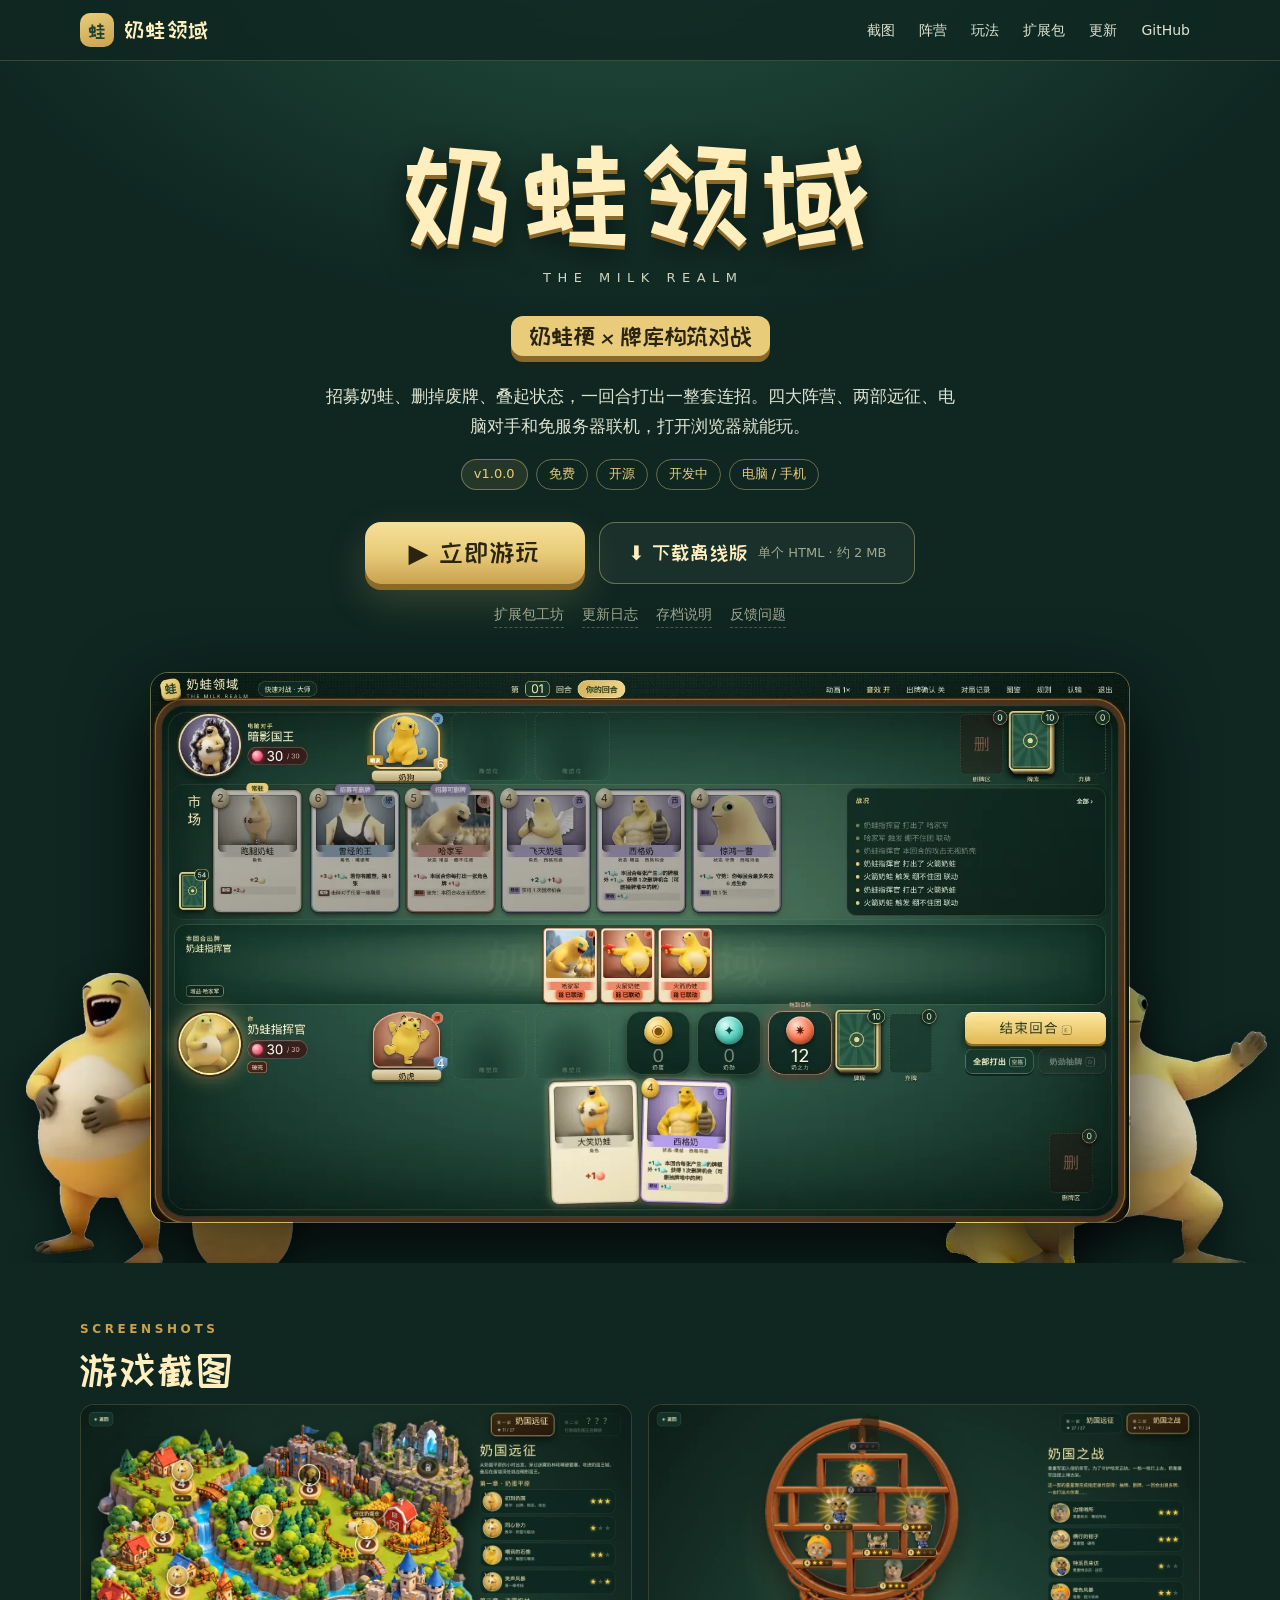
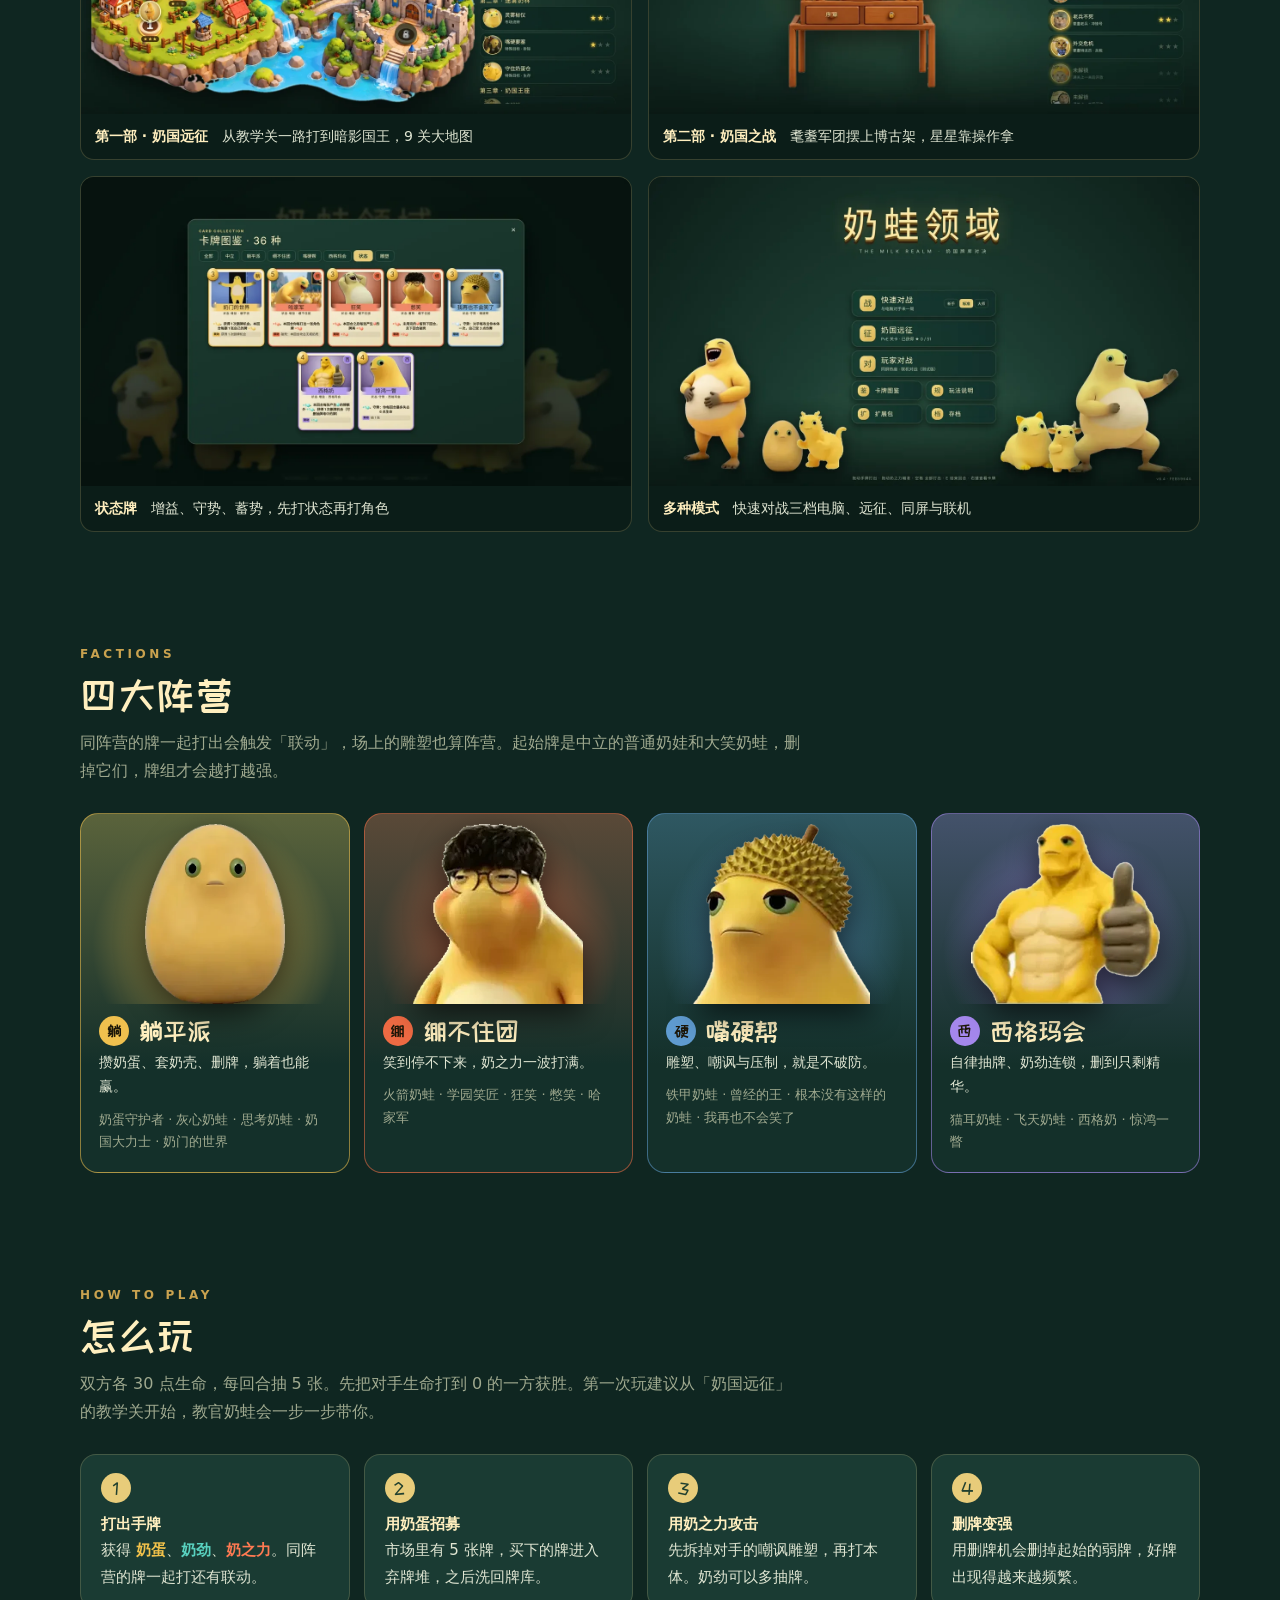
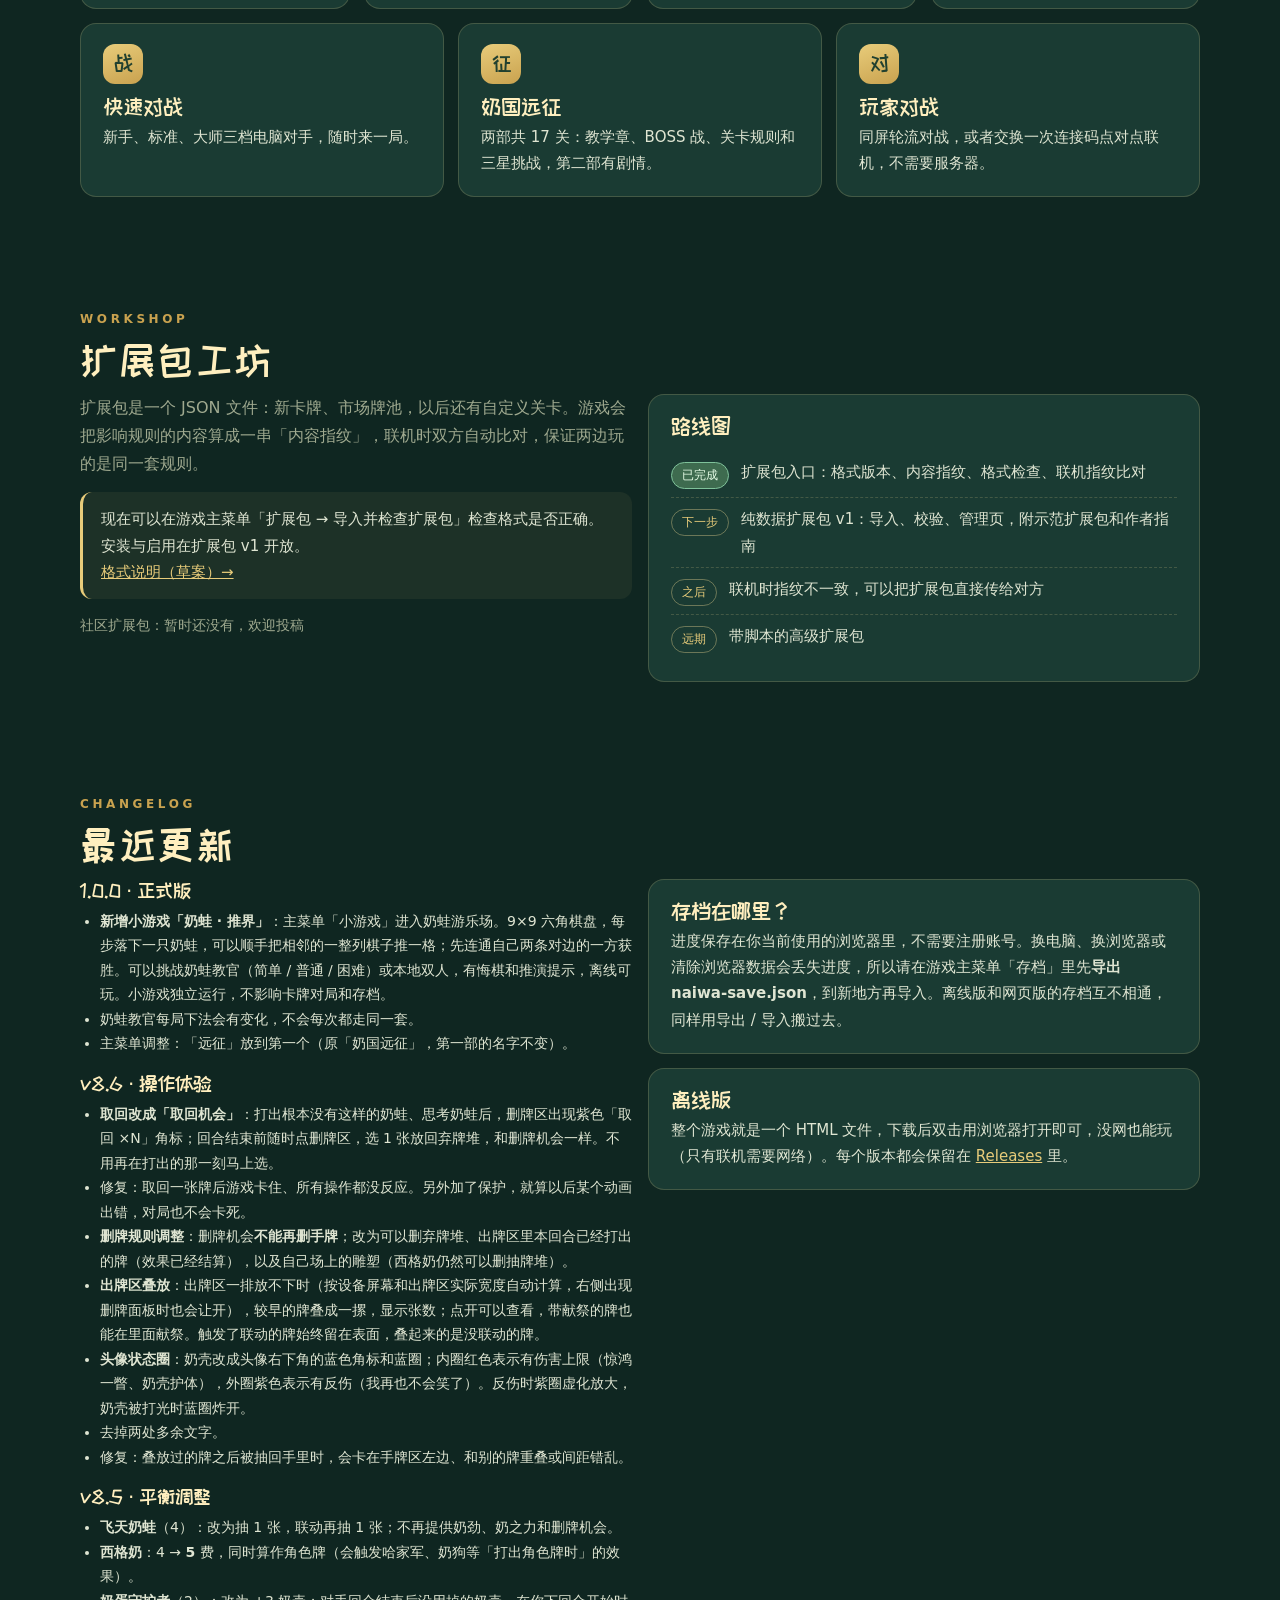
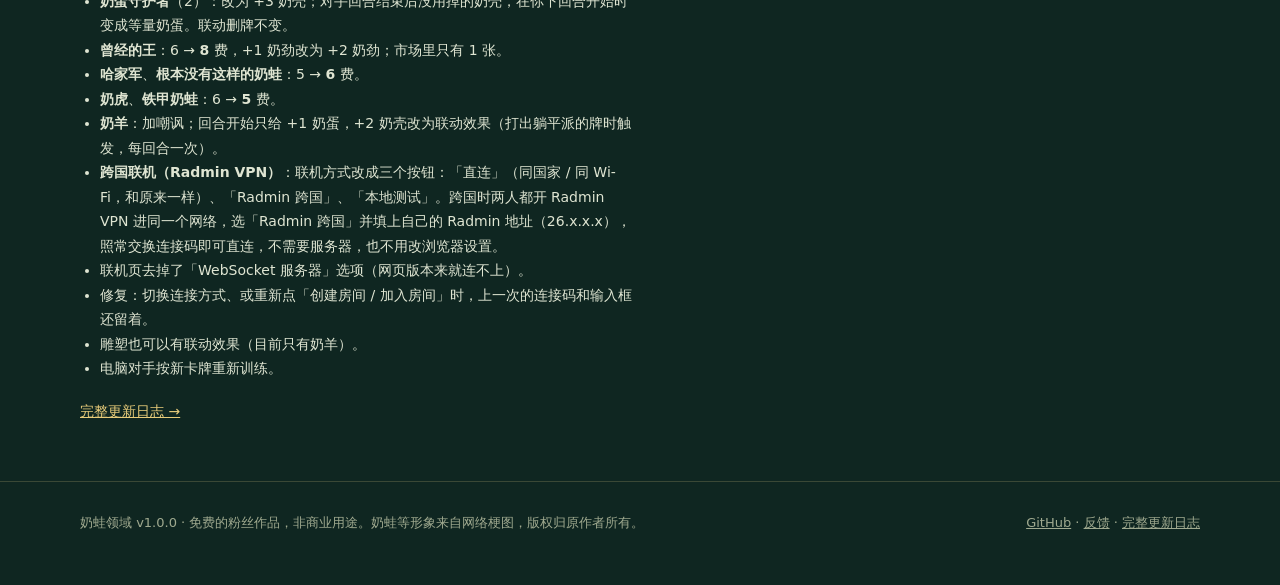
<file: index.html>
<!doctype html>
<html lang="zh-CN">
<head>
<meta charset="utf-8">
<meta name="viewport" content="width=device-width, initial-scale=1, viewport-fit=cover">
<meta name="theme-color" content="#15342e">
<title>奶蛙领域 · 奶蛙梗 × 牌库构筑对战</title>
<meta name="description" content="奶蛙领域：免费的网页卡牌构筑对战游戏。四大阵营、状态牌连招、两部远征关卡、电脑对手与免服务器联机，点开就能玩。">
<meta property="og:title" content="奶蛙领域 · THE MILK REALM">
<meta property="og:description" content="奶蛙梗 × 牌库构筑对战。免费、开源、点开即玩。">
<meta property="og:image" content="assets/cover.jpg">
<link rel="icon" href="assets/favicon.png">
<link rel="preconnect" href="https://fonts.googleapis.com">
<link rel="stylesheet" href="https://fonts.googleapis.com/css2?family=ZCOOL+KuaiLe&display=swap">
<style>
:root{
  --bg:#0f2621;--bg-2:#15342e;--panel:#1a3b33;--line:#e6d18e33;--line-2:#e6d18e66;
  --gold:#e8cc7a;--gold-2:#c9a24f;--cream:#ffefbf;--text:#dfe5d2;--muted:#9fa98f;
  --egg:#f0c04e;--laugh:#ee6a43;--iron:#5f9bd0;--spirit:#a487ec;
  --display:'ZCOOL KuaiLe','PingFang SC','Microsoft YaHei',system-ui,sans-serif;
  --body:'PingFang SC','Microsoft YaHei','Noto Sans SC',system-ui,sans-serif;
}
*{box-sizing:border-box}
html{scroll-behavior:smooth}
body{margin:0;background:radial-gradient(1200px 700px at 50% -10%,#24513f 0%,var(--bg) 60%) fixed,var(--bg);color:var(--text);font:16px/1.75 var(--body);-webkit-font-smoothing:antialiased}
a{color:var(--gold)}
img{max-width:100%;height:auto;display:block}
.wrap{width:min(1120px,100% - 32px);margin:0 auto}

/* 顶栏 */
.nav{position:sticky;top:0;z-index:20;backdrop-filter:blur(10px);background:#0f2621cc;border-bottom:1px solid var(--line)}
.nav .wrap{display:flex;align-items:center;gap:18px;height:60px}
.brand{display:flex;align-items:center;gap:10px;text-decoration:none;color:var(--cream);font:400 22px var(--display);letter-spacing:.06em;white-space:nowrap}
.brand i{width:34px;height:34px;border-radius:10px;background:linear-gradient(160deg,var(--gold),var(--gold-2));color:#21402f;display:grid;place-items:center;font-style:normal;font-size:19px}
.nav nav{margin-left:auto;display:flex;gap:4px;flex-wrap:nowrap;overflow-x:auto;scrollbar-width:none}
.nav nav a{color:var(--text);text-decoration:none;font-size:14px;padding:6px 10px;border-radius:8px;white-space:nowrap}
.nav nav a:hover{background:#ffffff10;color:var(--cream)}

/* 首屏 */
.hero{position:relative;overflow:hidden;padding:72px 0 40px;text-align:center}
.hero h1{margin:0;font:400 clamp(56px,11vw,120px)/1 var(--display);letter-spacing:.08em;color:var(--cream);text-shadow:0 4px 0 #8a6a2b,0 10px 30px #000a}
.hero .en{margin:14px 0 0;font-size:13px;letter-spacing:.5em;color:#cfd5bf;padding-left:.5em}
.hero .tag{display:inline-block;margin:26px 0 0;padding:8px 18px;border-radius:12px;background:var(--gold);color:#2a2410;font:400 clamp(18px,3vw,24px) var(--display);box-shadow:0 6px 0 #8a6a2b}
.hero p.lead{max-width:640px;margin:26px auto 0;color:var(--text);font-size:17px}
.badges{display:flex;justify-content:center;gap:8px;flex-wrap:wrap;margin-top:18px}
.badge{font-size:13px;padding:3px 12px;border-radius:999px;border:1px solid var(--line-2);color:var(--gold)}
.badge.ver{background:#e8cc7a1a}
.cta{display:flex;justify-content:center;gap:14px;flex-wrap:wrap;margin-top:32px}
.btn{display:inline-flex;align-items:center;justify-content:center;gap:10px;text-decoration:none;border-radius:16px;font:400 20px var(--display);letter-spacing:.06em;padding:14px 28px;transition:transform .12s,box-shadow .12s;cursor:pointer;border:0}
.btn.primary{background:linear-gradient(180deg,#f7e09a,var(--gold) 50%,var(--gold-2));color:#2a2410;box-shadow:0 6px 0 #8a6a2b,0 16px 40px #e8cc7a33;font-size:26px;padding:16px 44px}
.btn.primary:hover{transform:translateY(-2px);box-shadow:0 8px 0 #8a6a2b,0 20px 50px #e8cc7a44}
.btn.primary:active{transform:translateY(4px);box-shadow:0 2px 0 #8a6a2b}
.btn.ghost{background:#ffffff0c;color:var(--cream);border:1px solid var(--line-2)}
.btn.ghost:hover{background:#ffffff18}
.btn small{font:13px var(--body);color:var(--muted);letter-spacing:0}
.sublinks{margin-top:18px;display:flex;justify-content:center;gap:6px 18px;flex-wrap:wrap;font-size:14px}
.sublinks a{color:var(--muted);text-decoration:none;border-bottom:1px dashed #9fa98f66}
.sublinks a:hover{color:var(--cream)}
.frogs{position:absolute;inset:0;pointer-events:none;z-index:-1}
.frogs img{position:absolute;bottom:-10px;filter:drop-shadow(0 12px 18px #0008);animation:bob 4s ease-in-out infinite;opacity:.95}
@keyframes bob{50%{transform:translateY(-10px)}}
.shot-hero{margin:44px auto 0;width:min(980px,100%);height:auto;aspect-ratio:16/9;border-radius:18px;overflow:hidden;border:1px solid var(--line-2);box-shadow:0 30px 80px #000c}

/* 区块 */
section.block{padding:56px 0}
.eyebrow{font-size:12px;letter-spacing:.3em;color:var(--gold-2);font-weight:700}
h2{margin:6px 0 10px;font:400 clamp(28px,5vw,40px)/1.2 var(--display);color:var(--cream);letter-spacing:.04em}
.intro{color:var(--muted);max-width:720px;margin:0 0 28px}

/* 截图 */
.gallery{display:grid;grid-template-columns:repeat(2,1fr);gap:16px}
.gallery figure{margin:0;border-radius:14px;overflow:hidden;border:1px solid var(--line);background:#0b1d18;cursor:zoom-in}
.gallery figure img{aspect-ratio:16/9;object-fit:cover;width:100%;transition:transform .3s}
.gallery figure:hover img{transform:scale(1.03)}
.gallery figcaption{padding:10px 14px;font-size:14px;color:var(--text)}
.gallery figcaption b{color:var(--cream)}

/* 阵营 */
.factions{display:grid;grid-template-columns:repeat(4,1fr);gap:14px}
.fac{position:relative;border-radius:18px;overflow:hidden;background:linear-gradient(180deg,color-mix(in srgb,var(--c) 30%,#1a3b33),#14302a 70%);border:1px solid color-mix(in srgb,var(--c) 55%,transparent);padding:0 0 18px}
.fac .art{height:190px;display:flex;align-items:flex-end;justify-content:center;background:radial-gradient(circle at 50% 70%,color-mix(in srgb,var(--c) 70%,transparent),transparent 65%)}
.fac .art img{max-height:180px;width:auto;filter:drop-shadow(0 10px 14px #0009)}
.fac h3{margin:12px 18px 2px;font:400 26px var(--display);color:var(--cream);display:flex;align-items:center;gap:10px}
.fac h3 i{font-style:normal;width:30px;height:30px;border-radius:50%;background:var(--c);color:#1c1608;display:grid;place-items:center;font-size:16px}
.fac p{margin:4px 18px 0;font-size:14px;color:var(--text)}
.fac .cards{margin:10px 18px 0;font-size:13px;color:var(--muted)}

/* 模式 / 玩法 */
.grid3{display:grid;grid-template-columns:repeat(3,1fr);gap:14px}
.card{background:var(--panel);border:1px solid var(--line);border-radius:16px;padding:20px 22px}
.card h3{margin:0 0 6px;font:400 22px var(--display);color:var(--cream)}
.card p{margin:0;font-size:15px}
.card .mi{width:40px;height:40px;border-radius:12px;background:linear-gradient(160deg,var(--gold),var(--gold-2));color:#21402f;display:grid;place-items:center;font:400 21px var(--display);margin-bottom:12px}
.steps{counter-reset:s;display:grid;grid-template-columns:repeat(4,1fr);gap:14px;padding:0;margin:0;list-style:none}
.steps li{counter-increment:s;background:var(--panel);border:1px solid var(--line);border-radius:16px;padding:18px 20px;font-size:15px}
.steps li:before{content:counter(s);display:grid;place-items:center;width:30px;height:30px;border-radius:50%;background:var(--gold);color:#21402f;font:400 17px var(--display);margin-bottom:8px}
.steps b{color:var(--cream)}
.res{font-weight:700}.res.c{color:#f2c24b}.res.e{color:#59d2c0}.res.p{color:#ff7a52}

/* 扩展包 / 更新 */
.two{display:grid;grid-template-columns:1fr 1fr;gap:16px}
.note{border-left:3px solid var(--gold);background:#e8cc7a10;border-radius:12px;padding:14px 18px;font-size:15px}
.roadmap{list-style:none;padding:0;margin:14px 0 0}
.roadmap li{display:flex;gap:12px;align-items:flex-start;padding:8px 0;border-bottom:1px dashed var(--line);font-size:15px}
.roadmap li:last-child{border:0}
.roadmap .st{flex:none;font-size:12px;padding:2px 10px;border-radius:999px;border:1px solid var(--line-2);color:var(--gold);margin-top:3px}
.roadmap .st.done{background:#3e6b4f;border-color:#7fc29a;color:#e8ffe9}
.changes h3{margin:0;font:400 20px var(--display);color:var(--cream)}
.changes ul{margin:6px 0 16px;padding-left:20px;font-size:14px}
.changes .more{font-size:14px}

/* 存档 */
.save-row{display:flex;gap:16px;align-items:center;flex-wrap:wrap}
.save-row .note{flex:1;min-width:260px}

footer{border-top:1px solid var(--line);padding:30px 0 50px;color:var(--muted);font-size:13px}
footer .wrap{display:flex;gap:10px 24px;flex-wrap:wrap;justify-content:space-between}
footer a{color:var(--muted)}

/* 大图 */
.lightbox{position:fixed;inset:0;background:#000d;display:none;align-items:center;justify-content:center;z-index:50;padding:16px;cursor:zoom-out}
.lightbox.on{display:flex}
.lightbox img{max-width:min(1600px,100%);max-height:100%;border-radius:12px;box-shadow:0 20px 60px #000}

@media (max-width:900px){
  .factions{grid-template-columns:repeat(2,1fr)}
  .grid3,.steps{grid-template-columns:1fr 1fr}
  .two{grid-template-columns:1fr}
  .frogs{opacity:.35}
}
@media (max-width:600px){
  .nav nav a.hide-sm{display:none}
  .gallery,.factions,.grid3,.steps{grid-template-columns:1fr}
  .hero{padding-top:48px}
  .btn.primary{width:100%}
  .cta .btn.ghost{width:100%}
  .fac .art{height:160px}
  section.block{padding:40px 0}
}
</style>
</head>
<body>

<header class="nav"><div class="wrap">
  <a class="brand" href="./"><i>蛙</i>奶蛙领域</a>
  <nav>
    <a href="#shots" class="hide-sm">截图</a>
    <a href="#factions" class="hide-sm">阵营</a>
    <a href="#how">玩法</a>
    <a href="#packs">扩展包</a>
    <a href="#changes" class="hide-sm">更新</a>
    <a href="#" data-gh="repo">GitHub</a>
  </nav>
</div></header>

<section class="hero">
  <div class="frogs" aria-hidden="true">
    <img src="play/assets/art/laugh.webp" alt="" style="left:2%;height:300px;animation-delay:-1s">
    <img src="play/assets/art/egg.webp" alt="" style="left:15%;height:130px;animation-delay:-2.2s">
    <img src="play/assets/art/cat.webp" alt="" style="right:16%;height:140px;animation-delay:-1.6s">
    <img src="play/assets/art/kungfu.webp" alt="" style="right:1%;height:290px;animation-delay:-2.6s">
  </div>
  <div class="wrap">
    <h1>奶蛙领域</h1>
    <p class="en">THE MILK REALM</p>
    <div class="tag">奶蛙梗 × 牌库构筑对战</div>
    <p class="lead">招募奶蛙、删掉废牌、叠起状态，一回合打出一整套连招。四大阵营、两部远征、电脑对手和免服务器联机，打开浏览器就能玩。</p>
    <div class="badges"><span class="badge ver">v1.0.0</span><span class="badge">免费</span><span class="badge">开源</span><span class="badge">开发中</span><span class="badge">电脑 / 手机</span></div>
    <div class="cta">
      <a class="btn primary" href="play/">▶ 立即游玩</a>
      <a class="btn ghost" href="#" data-gh="release">⬇ 下载离线版 <small>单个 HTML · 约 2 MB</small></a>
    </div>
    <div class="sublinks">
      <a href="#packs">扩展包工坊</a>
      <a href="#changes">更新日志</a>
      <a href="#save">存档说明</a>
      <a href="#" data-gh="issues">反馈问题</a>
    </div>
    <img class="shot-hero" src="assets/screenshots/battle.webp" alt="对局画面：牌桌、市场、手牌和雕塑" width="1600" height="900">
  </div>
</section>

<section class="block" id="shots"><div class="wrap">
  <div class="eyebrow">SCREENSHOTS</div>
  <h2>游戏截图</h2>
  <div class="gallery">
    <figure><img src="assets/screenshots/map.webp" alt="第一部大地图" loading="lazy"><figcaption><b>第一部 · 奶国远征</b>　从教学关一路打到暗影国王，9 关大地图</figcaption></figure>
    <figure><img src="assets/screenshots/shelf.webp" alt="第二部博古架" loading="lazy"><figcaption><b>第二部 · 奶国之战</b>　耄耋军团摆上博古架，星星靠操作拿</figcaption></figure>
    <figure><img src="assets/screenshots/codex.webp" alt="卡牌图鉴" loading="lazy"><figcaption><b>状态牌</b>　增益、守势、蓄势，先打状态再打角色</figcaption></figure>
    <figure><img src="assets/screenshots/menu.webp" alt="主菜单" loading="lazy"><figcaption><b>多种模式</b>　快速对战三档电脑、远征、同屏与联机</figcaption></figure>
  </div>
</div></section>

<section class="block" id="factions"><div class="wrap">
  <div class="eyebrow">FACTIONS</div>
  <h2>四大阵营</h2>
  <p class="intro">同阵营的牌一起打出会触发「联动」，场上的雕塑也算阵营。起始牌是中立的普通奶娃和大笑奶蛙，删掉它们，牌组才会越打越强。</p>
  <div class="factions">
    <div class="fac" style="--c:var(--egg)"><div class="art"><img src="play/assets/art/egg.webp" alt="奶蛋"></div>
      <h3><i>躺</i>躺平派</h3><p>攒奶蛋、套奶壳、删牌，躺着也能赢。</p><div class="cards">奶蛋守护者 · 灰心奶蛙 · 思考奶蛙 · 奶国大力士 · 奶门的世界</div></div>
    <div class="fac" style="--c:var(--laugh)"><div class="art"><img src="play/assets/art/hold.webp" alt="憋笑"></div>
      <h3><i>绷</i>绷不住团</h3><p>笑到停不下来，奶之力一波打满。</p><div class="cards">火箭奶蛙 · 学园笑匠 · 狂笑 · 憋笑 · 哈家军</div></div>
    <div class="fac" style="--c:var(--iron)"><div class="art"><img src="play/assets/art/nolaugh.webp" alt="我再也不会笑了"></div>
      <h3><i>硬</i>嘴硬帮</h3><p>雕塑、嘲讽与压制，就是不破防。</p><div class="cards">铁甲奶蛙 · 曾经的王 · 根本没有这样的奶蛙 · 我再也不会笑了</div></div>
    <div class="fac" style="--c:var(--spirit)"><div class="art"><img src="play/assets/art/sigma.webp" alt="西格奶"></div>
      <h3><i>西</i>西格玛会</h3><p>自律抽牌、奶劲连锁，删到只剩精华。</p><div class="cards">猫耳奶蛙 · 飞天奶蛙 · 西格奶 · 惊鸿一瞥</div></div>
  </div>
</div></section>

<section class="block" id="how"><div class="wrap">
  <div class="eyebrow">HOW TO PLAY</div>
  <h2>怎么玩</h2>
  <p class="intro">双方各 30 点生命，每回合抽 5 张。先把对手生命打到 0 的一方获胜。第一次玩建议从「奶国远征」的教学关开始，教官奶蛙会一步一步带你。</p>
  <ol class="steps">
    <li><b>打出手牌</b><br>获得 <span class="res c">奶蛋</span>、<span class="res e">奶劲</span>、<span class="res p">奶之力</span>。同阵营的牌一起打还有联动。</li>
    <li><b>用奶蛋招募</b><br>市场里有 5 张牌，买下的牌进入弃牌堆，之后洗回牌库。</li>
    <li><b>用奶之力攻击</b><br>先拆掉对手的嘲讽雕塑，再打本体。奶劲可以多抽牌。</li>
    <li><b>删牌变强</b><br>用删牌机会删掉起始的弱牌，好牌出现得越来越频繁。</li>
  </ol>
  <div class="grid3" style="margin-top:14px">
    <div class="card"><div class="mi">战</div><h3>快速对战</h3><p>新手、标准、大师三档电脑对手，随时来一局。</p></div>
    <div class="card"><div class="mi">征</div><h3>奶国远征</h3><p>两部共 17 关：教学章、BOSS 战、关卡规则和三星挑战，第二部有剧情。</p></div>
    <div class="card"><div class="mi">对</div><h3>玩家对战</h3><p>同屏轮流对战，或者交换一次连接码点对点联机，不需要服务器。</p></div>
  </div>
</div></section>

<section class="block" id="packs"><div class="wrap">
  <div class="eyebrow">WORKSHOP</div>
  <h2>扩展包工坊</h2>
  <div class="two">
    <div>
      <p class="intro" style="margin-bottom:14px">扩展包是一个 JSON 文件：新卡牌、市场牌池，以后还有自定义关卡。游戏会把影响规则的内容算成一串「内容指纹」，联机时双方自动比对，保证两边玩的是同一套规则。</p>
      <div class="note">现在可以在游戏主菜单「扩展包 → 导入并检查扩展包」检查格式是否正确。安装与启用在扩展包 v1 开放。<br><a href="#" data-gh="packs">格式说明（草案）→</a></div>
      <p style="font-size:14px;color:var(--muted)">社区扩展包：<span id="packCount">读取中…</span></p>
    </div>
    <div class="card">
      <h3>路线图</h3>
      <ul class="roadmap">
        <li><span class="st done">已完成</span><span>扩展包入口：格式版本、内容指纹、格式检查、联机指纹比对</span></li>
        <li><span class="st">下一步</span><span>纯数据扩展包 v1：导入、校验、管理页，附示范扩展包和作者指南</span></li>
        <li><span class="st">之后</span><span>联机时指纹不一致，可以把扩展包直接传给对方</span></li>
        <li><span class="st">远期</span><span>带脚本的高级扩展包</span></li>
      </ul>
    </div>
  </div>
</div></section>

<section class="block" id="changes"><div class="wrap">
  <div class="eyebrow">CHANGELOG</div>
  <h2>最近更新</h2>
  <div class="two">
    <div class="changes"><h3>1.0.0 · 正式版</h3><ul><li><b>新增小游戏「奶蛙 · 推界」</b>：主菜单「小游戏」进入奶蛙游乐场。9×9 六角棋盘，每步落下一只奶蛙，可以顺手把相邻的一整列棋子推一格；先连通自己两条对边的一方获胜。可以挑战奶蛙教官（简单 / 普通 / 困难）或本地双人，有悔棋和推演提示，离线可玩。小游戏独立运行，不影响卡牌对局和存档。</li><li>奶蛙教官每局下法会有变化，不会每次都走同一套。</li><li>主菜单调整：「远征」放到第一个（原「奶国远征」，第一部的名字不变）。</li></ul><h3>v8.6 · 操作体验</h3><ul><li><b>取回改成「取回机会」</b>：打出根本没有这样的奶蛙、思考奶蛙后，删牌区出现紫色「取回 ×N」角标；回合结束前随时点删牌区，选 1 张放回弃牌堆，和删牌机会一样。不用再在打出的那一刻马上选。</li><li>修复：取回一张牌后游戏卡住、所有操作都没反应。另外加了保护，就算以后某个动画出错，对局也不会卡死。</li><li><b>删牌规则调整</b>：删牌机会<b>不能再删手牌</b>；改为可以删弃牌堆、出牌区里本回合已经打出的牌（效果已经结算），以及自己场上的雕塑（西格奶仍然可以删抽牌堆）。</li><li><b>出牌区叠放</b>：出牌区一排放不下时（按设备屏幕和出牌区实际宽度自动计算，右侧出现删牌面板时也会让开），较早的牌叠成一摞，显示张数；点开可以查看，带献祭的牌也能在里面献祭。触发了联动的牌始终留在表面，叠起来的是没联动的牌。</li><li><b>头像状态圈</b>：奶壳改成头像右下角的蓝色角标和蓝圈；内圈红色表示有伤害上限（惊鸿一瞥、奶壳护体），外圈紫色表示有反伤（我再也不会笑了）。反伤时紫圈虚化放大，奶壳被打光时蓝圈炸开。</li><li>去掉两处多余文字。</li><li>修复：叠放过的牌之后被抽回手里时，会卡在手牌区左边、和别的牌重叠或间距错乱。</li></ul><h3>v8.5 · 平衡调整</h3><ul><li><b>飞天奶蛙</b>（4）：改为抽 1 张，联动再抽 1 张；不再提供奶劲、奶之力和删牌机会。</li><li><b>西格奶</b>：4 → <b>5</b> 费，同时算作角色牌（会触发哈家军、奶狗等「打出角色牌时」的效果）。</li><li><b>奶蛋守护者</b>（2）：改为 +3 奶壳；对手回合结束后没用掉的奶壳，在你下回合开始时变成等量奶蛋。联动删牌不变。</li><li><b>曾经的王</b>：6 → <b>8</b> 费，+1 奶劲改为 +2 奶劲；市场里只有 1 张。</li><li><b>哈家军</b>、<b>根本没有这样的奶蛙</b>：5 → <b>6</b> 费。</li><li><b>奶虎</b>、<b>铁甲奶蛙</b>：6 → <b>5</b> 费。</li><li><b>奶羊</b>：加嘲讽；回合开始只给 +1 奶蛋，+2 奶壳改为联动效果（打出躺平派的牌时触发，每回合一次）。</li><li><b>跨国联机（Radmin VPN）</b>：联机方式改成三个按钮：「直连」（同国家 / 同 Wi-Fi，和原来一样）、「Radmin 跨国」、「本地测试」。跨国时两人都开 Radmin VPN 进同一个网络，选「Radmin 跨国」并填上自己的 Radmin 地址（26.x.x.x），照常交换连接码即可直连，不需要服务器，也不用改浏览器设置。</li><li>联机页去掉了「WebSocket 服务器」选项（网页版本来就连不上）。</li><li>修复：切换连接方式、或重新点「创建房间 / 加入房间」时，上一次的连接码和输入框还留着。</li><li>雕塑也可以有联动效果（目前只有奶羊）。</li><li>电脑对手按新卡牌重新训练。</li></ul><a class="more" href="#" data-gh="changelog">完整更新日志 →</a></div>
    <div>
      <div class="card" id="save">
        <h3>存档在哪里？</h3>
        <p>进度保存在你当前使用的浏览器里，不需要注册账号。换电脑、换浏览器或清除浏览器数据会丢失进度，所以请在游戏主菜单「存档」里先<b>导出 naiwa-save.json</b>，到新地方再导入。离线版和网页版的存档互不相通，同样用导出 / 导入搬过去。</p>
      </div>
      <div class="card" style="margin-top:14px">
        <h3>离线版</h3>
        <p>整个游戏就是一个 HTML 文件，下载后双击用浏览器打开即可，没网也能玩（只有联机需要网络）。每个版本都会保留在 <a href="#" data-gh="releases">Releases</a> 里。</p>
      </div>
    </div>
  </div>
</div></section>

<footer><div class="wrap">
  <span>奶蛙领域 v1.0.0 · 免费的粉丝作品，非商业用途。奶蛙等形象来自网络梗图，版权归原作者所有。</span>
  <span><a href="#" data-gh="repo">GitHub</a> · <a href="#" data-gh="issues">反馈</a> · <a href="#" data-gh="changelog">完整更新日志</a></span>
</div></footer>

<div class="lightbox" id="lb"><img alt=""></div>

<script>
/* 自动识别仓库地址：<用户名>.github.io/<仓库名>/。自定义域名时把 FALLBACK 改成你的「用户名/仓库名」 */
(function () {
  var FALLBACK = '';
  var h = location.hostname, seg = location.pathname.split('/').filter(Boolean)[0];
  var repo = FALLBACK;
  if (/\.github\.io$/.test(h)) { var user = h.replace(/\.github\.io$/, ''); repo = user + '/' + (seg && seg !== 'play' && seg.indexOf('.') < 0 ? seg : h); }
  var gh = repo.indexOf('/') > 0 && repo.indexOf('__') < 0 ? 'https://github.com/' + repo : null;
  var links = { repo: '', issues: '/issues', release: '/releases/latest', releases: '/releases', packs: '/blob/main/packs/README.md', changelog: '/blob/main/CHANGELOG.md' };
  var local = { repo: '#', issues: '#', release: '#', releases: '#', packs: 'packs/README.md', changelog: 'CHANGELOG.md' };
  document.querySelectorAll('[data-gh]').forEach(function (a) {
    var k = a.getAttribute('data-gh');
    a.href = gh ? gh + links[k] : local[k];
    if (gh && k !== 'release') a.target = '_blank';
  });
  /* 社区扩展包数量 */
  fetch('packs/index.json', { cache: 'no-cache' }).then(function (r) { return r.json(); }).then(function (j) {
    var n = (j.packs || []).length; document.getElementById('packCount').textContent = n ? n + ' 个' : '暂时还没有，欢迎投稿';
  }).catch(function () { document.getElementById('packCount').textContent = '—'; });
  /* 截图大图 */
  var lb = document.getElementById('lb');
  document.querySelectorAll('.gallery img, .shot-hero').forEach(function (img) {
    img.style.cursor = 'zoom-in';
    img.addEventListener('click', function () { lb.firstElementChild.src = img.src; lb.classList.add('on'); });
  });
  lb.addEventListener('click', function () { lb.classList.remove('on'); });
  document.addEventListener('keydown', function (e) { if (e.key === 'Escape') lb.classList.remove('on'); });
})();
</script>
</body>
</html>
</file>
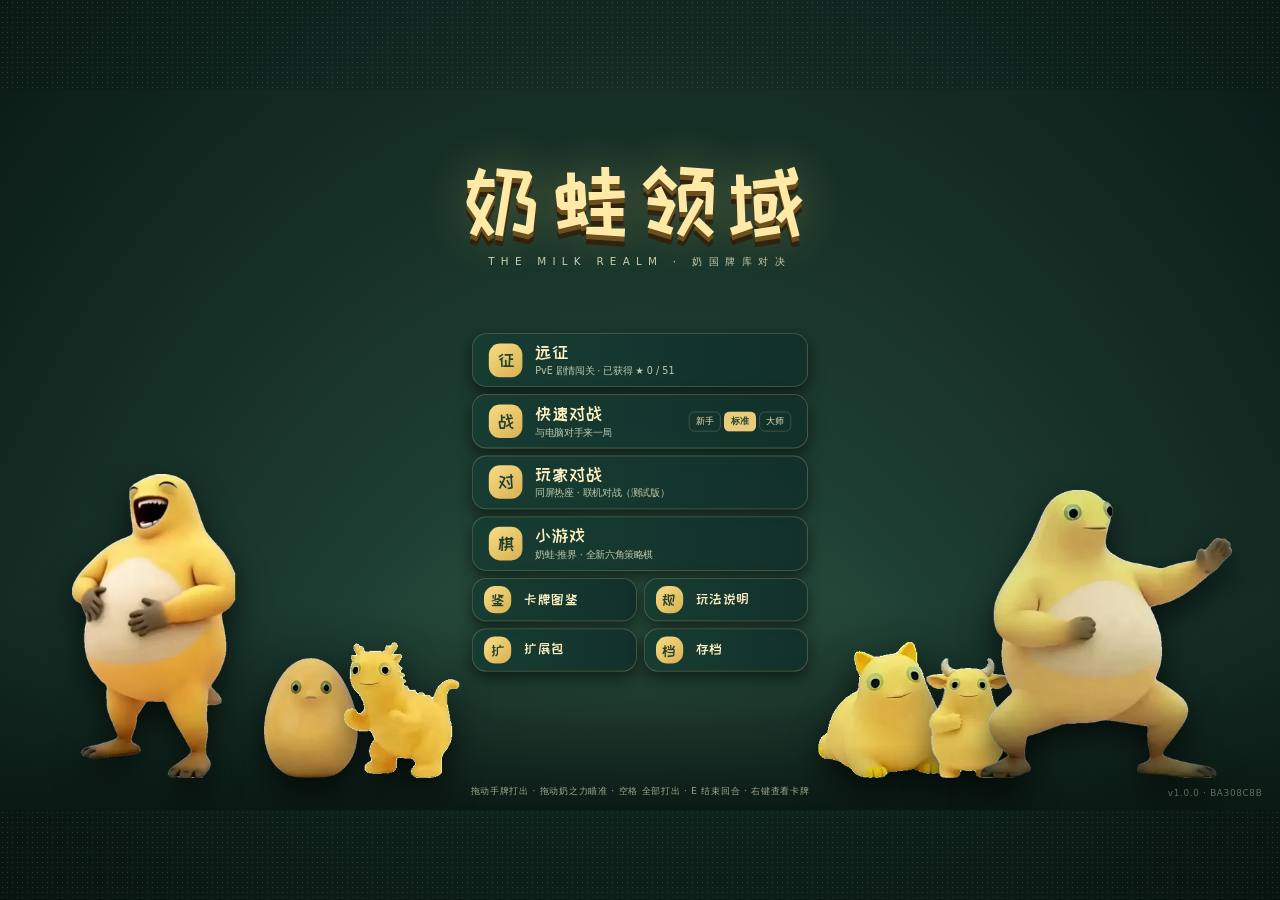
<file: play/index.html>
<!doctype html>
<html lang="zh-CN">
<head>
  <meta charset="utf-8">
  <meta name="viewport" content="width=device-width, initial-scale=1, maximum-scale=1, user-scalable=no, viewport-fit=cover">
  <meta name="theme-color" content="#15342e">
  <meta name="description" content="奶蛙领域：四大阵营联动、献祭与雕塑攻防的奶国牌库构筑对决。">
  <title>奶蛙领域</title>
  <link rel="preconnect" href="https://fonts.googleapis.com">
  <link rel="stylesheet" href="https://fonts.googleapis.com/css2?family=ZCOOL+KuaiLe&display=swap">
  <link rel="stylesheet" href="css/table.css">
</head>
<body>
<div id="viewport">
  <div id="stage">
    <section id="screen-menu" class="screen"></section>
    <section id="screen-campaign" class="screen"></section>
    <section id="screen-lobby" class="screen"></section>
    <section id="screen-minigames" class="screen"></section>

    <section id="screen-game" class="screen">
      <header class="topbar">
        <div class="brand"><span class="brand-mark">蛙</span><div><b>奶蛙领域</b><small>THE MILK REALM</small></div></div>
        <span class="mode-chip" id="modeChip">对局</span>
        <div class="round-chip">第 <b id="roundNo">01</b> 回合 <span class="who" id="whoTurn">你的回合</span></div>
        <nav class="top-actions">
          <button class="tbtn touch-menu" data-top="menu">☰ 菜单</button>
          <button class="tbtn" data-top="speed">动画 1×</button>
          <button class="tbtn on" data-top="sound">音效 开</button>
          <button class="tbtn" data-top="confirm">出牌确认 关</button>
          <button class="tbtn" data-top="mission" id="btnMission">关卡任务</button>
          <button class="tbtn" data-top="log">对局记录</button>
          <button class="tbtn" data-top="codex">图鉴</button>
          <button class="tbtn" data-top="rules">规则</button>
          <button class="tbtn" data-top="concede">认输</button>
          <button class="tbtn" data-top="exit">退出</button>
        </nav>
      </header>

      <div class="table">
        <div class="felt-emblem">奶蛙领域</div>

        <!-- 对手（上方） -->
        <section class="strip op">
          <div class="hero op" id="hero-op"><div class="portrait"></div><div class="meta"><div class="eyebrow">对手</div><h3>对手</h3><span class="hp"><i></i><b>30</b><small>/ 30</small></span><div class="tags"></div></div></div>
          <div class="statues" id="statues-op"></div>
          <div class="opp-hand" id="oppHand"></div>
          <div class="opp-res" id="oppRes"><span class="zone-label">对手资源</span><div class="mini-res"><span class="c">◉ 0</span><span class="e">✦ 0</span><span class="p">✷ 0</span></div></div>
          <div class="piles"><div class="pile trash" id="trash-op" title="对手的删牌区"></div><div class="pile" id="deck-op"></div><div class="pile" id="discard-op"></div></div>
        </section>

        <!-- 市场 -->
        <section class="market-band">
          <div class="market-label"><b>市场</b></div>
          <div class="supply back" id="supply" title="市场补给堆"><span class="n" id="supplyN">0</span></div>
          <div class="slot errand" id="errandSlot"></div>
          <div class="market" id="market"></div>
          <aside class="ticker" id="ticker"><div class="mission" id="mission" style="display:none"></div><h4><span>战况</span><button data-top="log">全部 ›</button></h4><ul id="tickerList"></ul></aside>
        </section>

        <!-- 出牌区 -->
        <section class="play-zone" id="playZone">
          <span class="zone-label">本回合出牌</span>
          <div class="owner" id="playOwner"></div>
          <div class="status-chips" id="statusChips"></div>
          <div class="play-cards" id="playcards"></div>
          <div class="limbo" id="limbo"><span>西格奶 · 待删（可撤回）</span><div class="slot-in" id="limboSlot"></div><button id="btnUndoTrash" data-act="undoTrash">撤回</button></div>
          <div class="trash-ops" id="trashOps"><b id="trashOpsN">删牌机会 ×1</b><small>本回合内有效，可删弃牌堆、出牌区、自己的雕塑，或市场中价格 ≤ 4 的牌</small><button class="btn gold" data-act="trashPick">选择要删的牌</button></div>
        </section>
        <div class="pending" id="pending"></div>

        <!-- 自己（下方） -->
        <section class="strip me">
          <div class="hero me" id="hero-me"><div class="portrait" title="按住拖动以攻击"></div><div class="meta"><div class="eyebrow">你</div><h3>你</h3><span class="hp"><i></i><b>30</b><small>/ 30</small></span><div class="tags"></div></div></div>
          <div class="statues" id="statues-me"></div>
          <div class="resources">
            <div class="orb coin" id="orb-coin" title="奶蛋：购买市场的牌"><div class="gem">◉</div><b>0</b><small>奶蛋</small></div>
            <div class="orb energy" id="orb-energy" title="奶劲：每点额外抽 1 张"><div class="gem">✦</div><b>0</b><small>奶劲</small></div>
            <div class="orb power" id="orb-power" title="奶之力：拖到目标上攻击"><div class="gem">✷</div><b>0</b><small>奶之力</small></div>
          </div>
          <div class="piles"><div class="pile" id="deck-me"></div><div class="pile" id="discard-me"></div></div>
          <div class="actions">
            <button class="btn primary" id="btnEnd" data-act="end">结束回合</button>
            <button class="btn ghost" id="btnAll" data-act="all">全部打出<kbd>空格</kbd></button>
            <button class="btn ghost" id="btnDraw" data-act="draw">奶劲抽牌<kbd>D</kbd></button>
          </div>
        </section>

        <section class="hand" id="hand"></section>
        <div class="pile trash corner" id="trash-me" title="你的删牌区：删掉和献祭的牌放在这里"></div>
      </div>

      <div class="emotes" id="emotes">
        <button data-act="emote" data-id="hi">你好！</button><button data-act="emote" data-id="nice">好牌！</button><button data-act="emote" data-id="laugh">哈哈哈哈</button><button data-act="emote" data-id="think">让我想想…</button><button data-act="emote" data-id="gg">打得好</button>
      </div>
      <div class="spotlight-dim" id="spotDim"></div>
    </section>

    <div class="fx" id="fx"><canvas id="particles"></canvas><svg id="arrows" viewBox="0 0 1600 900"></svg></div>
    <div class="preview hidden" id="preview"></div>
    <div class="toast" id="toast"></div>
    <div class="overlay hidden" id="overlay"></div>
  </div>
</div>
<div class="rotate-hint">横屏游玩效果更好</div>
<div id="rail" class="rail"><button data-rail="menu" class="r-menu">☰<small>菜单</small></button><button data-rail="all">全部<br>打出</button><button data-rail="draw">抽牌<small>奶劲 0</small></button><button data-rail="end" class="r-end">结束<br>回合</button></div>
<div id="sheet" class="sheet hidden"><div class="sh-back"></div><div class="sh-panel"><div class="sh-card"></div><div class="sh-side"><div class="sh-tip"></div><div class="sh-btns"></div></div></div></div>

<div id="pushrealm-portal" role="region" aria-label="奶蛙推界小游戏" aria-hidden="true">
  <div class="pushrealm-nav"><button id="pushrealm-return" class="pushrealm-back" type="button">← 返回小游戏大厅</button><span class="pushrealm-caption">奶蛙领域 · 奶蛙推界 · 独立小游戏</span></div>
  <iframe id="pushrealm-frame" title="奶蛙推界棋盘" allow="fullscreen" loading="eager"></iframe>
</div>
<div id="pushrealm-mobile-hub" aria-label="小游戏大厅手机版" aria-hidden="true">
  <div class="mm-top"><button id="mobile-hub-return" class="mm-back" type="button">← 主菜单</button><span class="mm-logo">THE MILK REALM · MINI GAMES</span></div>
  <h1>奶蛙游乐场</h1><p class="mm-desc">来点不一样的奶蛙对决！</p>
  <article class="mm-tile">
    <img id="mobile-hub-preview" class="mm-img" alt="奶蛙推界棋盘预览">
    <span class="mm-label">原创策略小游戏 · PUSHBOUND</span>
    <h2>奶蛙 · 推界</h2>
    <p class="mm-rules">只有两种操作：落下一只奶蛙，选择是否向六个方向推动棋子。连接两条目标边的一方获胜。</p>
    <div class="mm-tags"><b>9×9 六角棋盘</b><b>挑战 AI</b><b>本地双人</b><b>离线可玩</b></div>
    <button id="mobile-hub-play" class="mm-start" type="button">开始推界 →</button>
  </article>
  <p class="mm-note">未来还有更多小游戏加入奶蛙游乐场</p>
</div>

<script src="js/cards.js"></script>
<script src="js/engine.js"></script>
<script src="js/ai.js"></script>
<script src="js/levels.js"></script>
<script src="js/packs.js"></script>
<script src="js/net.js"></script>
<script src="js/fx.js"></script>
<script src="js/ui.js"></script>
<script src="js/screens.js"></script>
<script src="js/coach.js"></script>
<script src="js/main.js"></script>
<script src="js/minigames.js"></script>
</body>
</html>
</file>
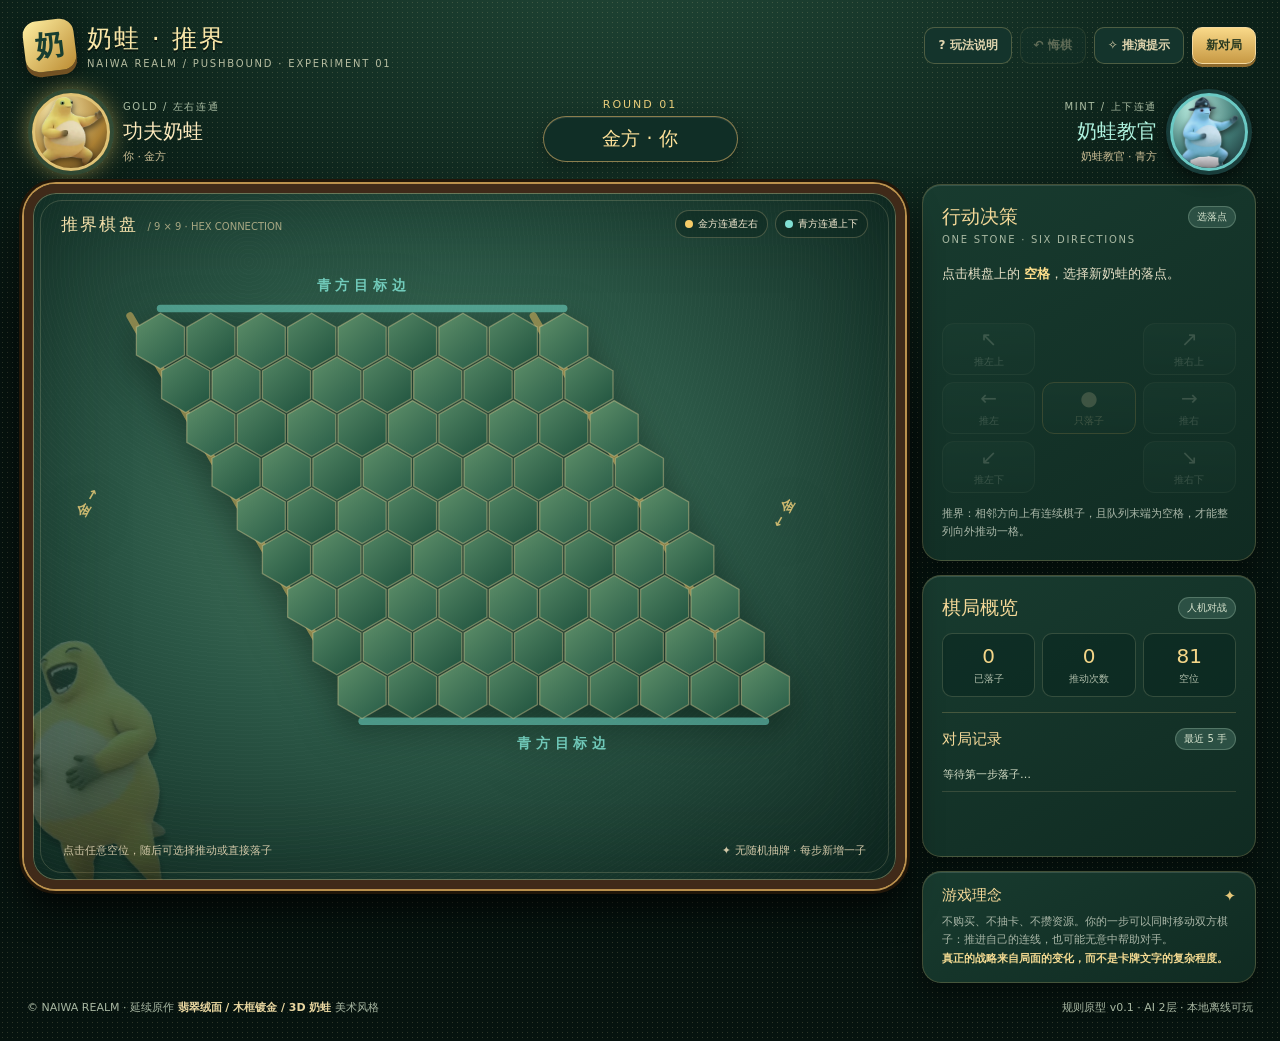
<file: play/minigames/pushrealm.html>
<!doctype html>
<html lang="zh-CN"><head><meta charset="utf-8"/><meta name="viewport" content="width=device-width,initial-scale=1,viewport-fit=cover"/>
<meta name="theme-color" content="#15342e"/><title>奶蛙·推界 | 奶蛙领域实验游戏</title>
<style>
:root{--felt1:#4a7a5f;--felt2:#2b5445;--felt3:#163329;--dark:#091e19;--wood1:#855d3b;--wood2:#49301d;--gold:#e8cc7a;--gold2:#ca9e48;--paper:#f6ecd3;--muted:#b5baa0;--aqua:#67e4d5;--amber:#e8bd53;--text:'PingFang SC','Microsoft Yahei','Noto Sans CJK SC',system-ui,sans-serif;--display:'ZCOOL KuaiLe','Microsoft Yahei',system-ui,sans-serif}
*{box-sizing:border-box}html,body{margin:0;min-height:100%;background:#081611;color:var(--paper);font-family:var(--text);user-select:none}button,select{font:inherit}button{cursor:pointer}button:disabled{cursor:not-allowed;opacity:.36}select{color:#f6ebcb;background:#15382f;border:1px solid #9b885866;padding:10px 11px;border-radius:11px;outline:0}
#app{min-height:100vh;background:radial-gradient(ellipse 75% 55% at 50% -10%,#244d3b,#0c221a 65%,#06130f);position:relative;overflow:hidden}
#app:before{content:"";position:absolute;inset:0;pointer-events:none;opacity:.19;background-image:radial-gradient(#dbc994 0.55px,transparent 0.7px);background-size:5px 5px}
.shell{max-width:1490px;margin:auto;padding:17px 24px 26px;position:relative}
.topbar{min-height:56px;display:flex;align-items:center;justify-content:space-between;gap:14px;flex-wrap:wrap;margin-bottom:15px}
.brand{display:flex;gap:12px;align-items:center}.brand-mark{width:51px;height:51px;border-radius:14px;background:linear-gradient(138deg,#fff0a3,#bb8b32);color:#183e30;box-shadow:0 5px 0 #715023,0 7px 18px #0007;transform:rotate(-7deg);display:grid;place-items:center;font:900 29px var(--display)}.brand-title{font:400 25px var(--display);letter-spacing:.09em;color:#fae7a8;text-shadow:0 2px #0007}.brand-sub{font-size:10px;letter-spacing:.18em;color:#b5bca0;margin-top:3px}.top-actions{display:flex;align-items:center;gap:8px;flex-wrap:wrap}.small-btn{color:#e1d5af;background:#14342c;border:1px solid #ead28344;border-radius:10px;padding:9px 13px;font-size:12px;font-weight:700;transition:background .2s,transform .2s}.small-btn:hover{background:#245347;transform:translateY(-1px)}.small-btn.hot{background:linear-gradient(#f9d989,#c79944);color:#283920;border-color:#f6da9f;box-shadow:0 3px #8d692c}
.herobar{display:grid;grid-template-columns:1fr auto 1fr;align-items:center;gap:12px;padding:5px 8px 13px}.hero{display:flex;gap:13px;align-items:center;min-width:0}.hero.right{flex-direction:row-reverse;text-align:right}.hero-art{width:78px;height:78px;border-radius:50%;flex:none;position:relative;overflow:hidden;background:radial-gradient(circle at 30% 20%,#f8e9ac,#ab8033 65%,#261e14);border:3px solid #e0c376;box-shadow:0 0 0 4px #243f2c,0 6px 18px #000b}.hero.aqua .hero-art{background:radial-gradient(circle at 30% 20%,#c1f5e8,#427b76 55%,#13282c);border-color:#6ac9c4;box-shadow:0 0 0 4px #193d3b,0 6px 18px #000b}.hero-art img{position:absolute;height:104%;width:104%;bottom:-5%;left:-2%;object-fit:contain;object-position:center bottom;filter:drop-shadow(1px 3px 3px #0009)}.hero.aqua .hero-art img{filter:drop-shadow(1px 3px 3px #000a) hue-rotate(150deg) saturate(.7)}.hero .eyebrow{letter-spacing:.16em;color:#aabca2;font-size:10px}.hero .name{font:400 20px var(--display);color:#fce9bd;margin:4px 0}.hero.aqua .name{color:#aef2de}.hero .role{font-size:11px;color:#cabd95}.vs-box{text-align:center;min-width:195px}.turn-no{color:#e8cc7a;font-size:11px;letter-spacing:.18em}.turn-badge{margin:5px auto;font:400 19px var(--display);padding:9px 21px;border:1px solid #cdaa64a6;border-radius:100px;background:#102e26;box-shadow:inset 0 1px #ffffff1a,0 5px 15px #0004}.turn-badge.gold{color:#ffe29a}.turn-badge.blue{color:#8df4df}.hero.active .hero-art{box-shadow:0 0 0 4px #324b35,0 0 23px #f0ce67aa}.hero.aqua.active .hero-art{box-shadow:0 0 0 4px #324b35,0 0 23px #65e8d2aa}
.workspace{display:grid;grid-template-columns:minmax(0,1fr) 334px;gap:17px;align-items:start}.board-panel{position:relative;padding:14px;border:9px solid #402a19;border-radius:32px;background:radial-gradient(ellipse at 45% 45%,#4b7e62 0%,#2b5746 44%,#112b23 94%);box-shadow:0 0 0 2px #bb914d,0 0 0 5px #211609,0 20px 34px #000b,inset 0 0 0 1px #d6c78e66,inset 0 0 90px #081e1766;overflow:hidden}
.board-panel:before{content:"";position:absolute;inset:7px;border:1px solid #e0d6aa32;border-radius:22px;pointer-events:none}.board-panel:after{content:"";position:absolute;inset:0;background:repeating-radial-gradient(circle at 25% 10%,#fff2 0 1px,transparent 1px 4px);opacity:.12;pointer-events:none}.board-header{position:relative;z-index:1;display:flex;justify-content:space-between;align-items:center;gap:10px;padding:3px 14px 0}.board-header .board-label{color:#f2dfaa;letter-spacing:.13em;font:400 17px var(--display)}.board-header .board-small{color:#e3d4a4b0;font-size:10px}.board-legend{display:flex;gap:7px;flex-wrap:wrap}.legend{display:inline-flex;align-items:center;gap:5px;padding:6px 9px;font-size:10px;border:1px solid #eed7a23d;border-radius:100px;background:#0c271e80}.swatch{height:8px;width:8px;border-radius:100%}.swatch.gold{background:#f6cc68}.swatch.blue{background:#80dfd3}
.board-clip{position:relative;overflow:hidden;width:100%;max-width:100%;margin:0 auto}.board{width:100%;display:block;touch-action:manipulation;position:relative;z-index:2;filter:drop-shadow(0 12px 18px #06160e83)}.board .tile{cursor:pointer;outline:0}.board .tile polygon{fill:url(#hexfill);stroke:#e6d39a66;stroke-width:1.25;transition:fill .16s,stroke .16s,filter .16s}.board .tile.alternate polygon{fill:url(#hexfill2)}.board .tile:hover polygon,.board .tile:focus polygon{stroke:#fff0ad;stroke-width:2.8;fill:#7eaa7e}.board .tile.selected polygon{stroke:#fff9bc;stroke-width:3;fill:#829a5f;filter:drop-shadow(0 0 6px #f8d368)}.board .tile.hint polygon{stroke:#fad56a;stroke-width:3.1}.board .tile.push-target polygon{stroke:#72eeec;fill:#3e8c7f;stroke-width:2.5}.board .tile.push-chain polygon{fill:#617f64;stroke:#c8edc6;stroke-width:2}.board .tile.occupied{cursor:not-allowed}.board .token{pointer-events:none;transition:transform .32s cubic-bezier(.2,.85,.2,1)}.board .token .face{filter:drop-shadow(0 3px 2px #0008)}.board .token.new{animation:birth .32s ease-out}.board .token.last .ring{stroke:#fff5bf;stroke-width:3.5}.board .token.win .ring{stroke:#f5de75;stroke-width:4;filter:drop-shadow(0 0 7px #ffe696)}@keyframes birth{0%{opacity:.1;scale:.35}60%{scale:1.12}100%{scale:1;opacity:1}}
.board-foot{position:relative;z-index:1;display:flex;align-items:center;justify-content:space-between;padding:0 16px 3px;min-height:28px;color:#d2c8a8;font-size:11px;gap:8px}.board-foot strong{color:#fff3c2}.board-corner-art{position:absolute;bottom:-37px;left:-18px;width:149px;opacity:.22;transform:rotate(-13deg);pointer-events:none;filter:drop-shadow(0 8px 2px #000b)}
.side{display:flex;flex-direction:column;gap:14px}.panel{background:linear-gradient(150deg,#183b2f,#102b22);border:1px solid #b69a604c;border-radius:19px;box-shadow:0 12px 25px #0005,inset 0 1px #fff2;overflow:hidden}.panel-pad{padding:19px}.panel-title{font:400 19px var(--display);color:#f4d898;display:flex;align-items:center;justify-content:space-between}.eyeline{font-size:10px;letter-spacing:.17em;color:#a8b8a2;margin-top:4px}.rule-tag{font-size:10px;color:#d7e3ce;background:#2c5044;border:1px solid #9cbba558;padding:3px 8px;border-radius:100px}.select-message{margin-top:17px;min-height:46px;color:#e6e0c6;font-size:13px;line-height:1.8}.select-message b{color:#ffdf8c}.action-primary{width:100%;height:47px;border-radius:12px;border:1px solid #fff1bb80;background:linear-gradient(#ffeaac,#deb35b);color:#213a2c;box-shadow:0 4px 0 #846329,0 7px 15px #0005;font:400 18px var(--display);margin-top:15px}.action-primary:hover:not(:disabled){filter:brightness(1.1);transform:translateY(-1px)}.action-primary:disabled{opacity:.33}.action-primary.blue{background:linear-gradient(#abf1df,#4bc2ae)}.direction-pad{display:grid;grid-template-columns:repeat(3,1fr);gap:7px;margin-top:15px}.dir{height:52px;border:1px solid #d6cca743;border-radius:12px;color:#d9e2cd;background:linear-gradient(#254b3c,#19382e);display:flex;align-items:center;justify-content:center;gap:5px;flex-direction:column;transition:transform .15s,background .15s}.dir:hover:not(:disabled),.dir:focus-visible{background:#416c51;border-color:#e8cc7a;transform:translateY(-2px)}.dir .glyph{font-size:20px;line-height:21px}.dir .caption{font-size:10px}.dir.center{grid-column:2;grid-row:2;color:#e7dcae;border-color:#c6a356}.dir:disabled{opacity:.2}.dir[data-dir="4"]{grid-column:1;grid-row:1}.dir[data-dir="5"]{grid-column:3;grid-row:1}.dir[data-dir="3"]{grid-column:1;grid-row:2}.dir[data-dir="0"]{grid-column:3;grid-row:2}.dir[data-dir="2"]{grid-column:1;grid-row:3}.dir[data-dir="1"]{grid-column:3;grid-row:3}.hint{font-size:11px;line-height:1.65;color:#aab7a8;margin-top:12px}.mini-divider{height:1px;background:#d4bb7840;margin:15px 0}
.stats{display:grid;grid-template-columns:repeat(3,1fr);gap:7px;margin-top:12px}.stat{text-align:center;border:1px solid #a5ac8842;background:#08241e7a;padding:10px 4px;border-radius:10px}.stat strong{display:block;font:400 20px var(--display);color:#f4d688}.stat small{display:block;color:#aebca9;font-size:10px;margin-top:4px}.log{margin-top:9px;max-height:133px;min-height:78px;overflow-y:auto;scrollbar-color:#5f7865 transparent}.log-entry{display:flex;gap:8px;font-size:11px;padding:8px 1px;border-bottom:1px solid #cfbc8930;color:#d3dcc5;line-height:1.45}.log-entry b{color:#f8d781;min-width:29px}.log-entry.blue b{color:#72e6d4}.log-entry .extra{opacity:.65}
.bottombar{display:flex;justify-content:space-between;align-items:center;gap:12px;padding:17px 3px 0;flex-wrap:wrap;font-size:11px;color:#a8b7a2}.bottombar strong{color:#e8d6a0}.snackbar{position:fixed;bottom:22px;left:50%;transform:translate(-50%,15px);background:#142d22;color:#fff2c6;border:1px solid #c9a656;padding:10px 22px;border-radius:14px;z-index:40;opacity:0;pointer-events:none;transition:opacity .2s,transform .2s;box-shadow:0 12px 28px #000a;font-size:13px;text-align:center;max-width:calc(100vw - 30px)}.snackbar.show{opacity:1;transform:translate(-50%,0)}
.overlay{position:fixed;inset:0;background:#03110bc7;backdrop-filter:blur(9px);display:flex;align-items:center;justify-content:center;padding:20px;z-index:50}.overlay.hidden{display:none}.dialog{width:min(480px,100%);background:radial-gradient(circle at 25% 5%,#365e49,#16382d 60%,#10251c);border:2px solid #cba75d;border-radius:24px;padding:25px 25px 23px;box-shadow:0 20px 65px #000b,0 0 0 7px #4c3019,inset 0 1px #fff4}.dialog h2{font:400 27px var(--display);margin:0 0 10px;color:#ffdf9b}.dialog p{font-size:13px;line-height:1.8;color:#d0dac8}.dialog .field{margin-top:15px}.dialog label{display:block;margin-bottom:7px;color:#f2d59d;font-size:12px}.dialog select{width:100%}.dialog .row{display:flex;gap:9px}.dialog .row>*{flex:1}.dialog .buttonrow{display:flex;gap:8px;justify-content:flex-end;margin-top:20px}.dialog .start{background:linear-gradient(#fce6a0,#d9a84d);color:#263b28;padding:11px 24px;border-radius:11px;font-weight:900;box-shadow:0 3px #806025;border:1px solid #ffe7a5}.dialog .close{background:#244638;border:1px solid #cdad6c74;border-radius:11px;padding:11px 16px;color:#f6e7ba}.dialog .rules{line-height:1.9;font-size:13px}.dialog .rules b{color:#ffdf9b}.dialog .rules .pill{display:inline-block;background:#285a44;padding:2px 8px;border-radius:10px;font-size:10px;margin-top:6px;color:#cfecc5}
#winnerModal .medal{text-align:center;font-size:50px;margin-bottom:9px}#winnerModal h2{text-align:center}#winnerModal p{text-align:center}
@media(max-width:1050px){.workspace{grid-template-columns:1fr}.side{display:grid;grid-template-columns:1fr 1fr}.panel.pad-wide{grid-column:span 2}.board-panel{max-width:900px;margin:auto;width:100%}.herobar{max-width:900px;margin:auto}.bottombar{max-width:900px;margin:auto}.board-clip{max-width:810px}}
@media(max-width:640px){.shell{padding:12px 9px 23px}.brand-mark{width:39px;height:39px;font-size:23px}.brand-title{font-size:19px}.brand-sub{font-size:8px}.topbar{margin-bottom:7px}.small-btn{font-size:11px;padding:8px 9px}.herobar{grid-template-columns:1fr 1fr;gap:4px;padding:6px 3px 10px}.hero{gap:7px}.hero-art{width:51px;height:51px;border-width:2px}.hero .name{font-size:14px}.hero .role{font-size:9px}.hero .eyebrow{font-size:8px}.vs-box{order:3;grid-column:span 2;min-width:0;display:flex;align-items:center;justify-content:center;gap:8px}.turn-badge{font-size:14px;padding:5px 14px;margin:2px 0}.board-panel{padding:3px;border-width:6px;border-radius:19px}.board-header{padding:10px 9px 0;flex-wrap:wrap}.board-header .board-label{font-size:13px}.board-header .board-small{display:none}.legend{font-size:9px;padding:4px 7px}.board-foot{padding:0 9px 6px;font-size:9px}.side{grid-template-columns:1fr;gap:10px}.panel.pad-wide{grid-column:auto}.panel-pad{padding:15px}.direction-pad{grid-template-columns:repeat(3,1fr)}.dir{height:54px}.panel-title{font-size:17px}.select-message{margin-top:8px;min-height:36px}.board-corner-art{width:75px}.bottombar{padding:15px 3px 0}.dialog{padding:21px 16px}}
@media(prefers-reduced-motion:reduce){*,*:before,*:after{animation-duration:.01ms!important;transition-duration:.01ms!important}}

/* 整合进奶蛙领域时的调整：电脑上棋盘按窗口高度缩放，不再被裁掉；手机上隐藏压住棋盘的装饰奶蛙 */
@media(min-width:641px){.board{height:calc(100vh - 300px);min-height:360px}}
@media(max-width:640px){.board-corner-art{display:none}}
</style></head>
<body><div id="app"><div class="shell">
<header class="topbar"><div class="brand"><div class="brand-mark">奶</div><div><div class="brand-title">奶蛙 · 推界</div><div class="brand-sub">NAIWA REALM / PUSHBOUND · EXPERIMENT 01</div></div></div><div class="top-actions">
<button class="small-btn" id="rulesBtn">? 玩法说明</button><button class="small-btn" id="undoBtn">↶ 悔棋</button><button class="small-btn" id="hintBtn">✧ 推演提示</button><button class="small-btn hot" id="newBtn">新对局</button></div></header>
<section class="herobar"><div class="hero left" id="hero0"><div class="hero-art"><img src="[data-uri]" alt="功夫奶蛙"/></div><div><div class="eyebrow" id="eyebrow0">GOLD / 左右连通</div><div class="name" id="name0">功夫奶蛙</div><div class="role" id="role0">玩家 · 金方</div></div></div>
<div class="vs-box"><div class="turn-no" id="roundNo">ROUND 01</div><div class="turn-badge gold" id="turnBanner">金方落子</div></div>
<div class="hero right" id="hero1"><div class="hero-art"><img src="[data-uri]" alt="教官奶蛙"/></div><div><div class="eyebrow" id="eyebrow1">MINT / 上下连通</div><div class="name" id="name1">奶蛙教官</div><div class="role" id="role1">电脑 · 青方</div></div></div></section>
<section class="workspace"><div class="board-panel"><div class="board-header"><div><span class="board-label">推界棋盘</span><span class="board-small"> &nbsp; / 9 × 9 · HEX CONNECTION</span></div><div class="board-legend"><span class="legend"><i class="swatch gold"></i>金方连通左右</span><span class="legend"><i class="swatch blue"></i>青方连通上下</span></div></div>
<div class="board-clip"><svg id="board" class="board" viewBox="35 45 795 493" role="grid" aria-label="奶蛙推界9乘9六角棋盘">
<defs><linearGradient id="hexfill" x1="0" y1="0" x2=".8" y2="1"><stop stop-color="#5e8f69"/><stop offset="1" stop-color="#2c604a"/></linearGradient><linearGradient id="hexfill2" x1="0" y1="0" x2=".8" y2="1"><stop stop-color="#548664"/><stop offset="1" stop-color="#235641"/></linearGradient><radialGradient id="goldPiece" cx=".32" cy=".22" r=".85"><stop stop-color="#fff4ba"/><stop offset=".36" stop-color="#f0d076"/><stop offset=".72" stop-color="#d4a23a"/><stop offset="1" stop-color="#694318"/></radialGradient><radialGradient id="bluePiece" cx=".32" cy=".22" r=".85"><stop stop-color="#d9fff6"/><stop offset=".33" stop-color="#7ce5d6"/><stop offset=".71" stop-color="#2b9187"/><stop offset="1" stop-color="#123b48"/></radialGradient><filter id="edgeGlow"><feGaussianBlur stdDeviation="5"/></filter></defs>
<g id="edgeLayer"></g><g id="tileLayer"></g><g id="previewLayer" style="pointer-events:none"></g><g id="tokenLayer" style="pointer-events:none"></g></svg></div>
<div class="board-foot"><span id="boardFoot">点击任意空格，再选择推动方向</span><span>✦ 无随机抽牌 · 每步新增一子</span></div>
<img class="board-corner-art" src="[data-uri]" alt="" /></div>
<aside class="side"><div class="panel"><div class="panel-pad"><div class="panel-title">行动决策 <span class="rule-tag" id="turnTag">待落子</span></div><div class="eyeline">ONE STONE · SIX DIRECTIONS</div><div class="select-message" id="actionText">点击棋盘上的<strong>空格</strong>，选择新奶蛙的落点。</div>
<div class="direction-pad" id="directionPad"><button class="dir center" id="noPush" aria-label="直接落子"><span class="glyph">●</span><span class="caption">只落子</span></button>
<button class="dir" data-dir="4"><span class="glyph">↖</span><span class="caption">推左上</span></button><button class="dir" data-dir="5"><span class="glyph">↗</span><span class="caption">推右上</span></button><button class="dir" data-dir="3"><span class="glyph">←</span><span class="caption">推左</span></button><button class="dir" data-dir="0"><span class="glyph">→</span><span class="caption">推右</span></button><button class="dir" data-dir="2"><span class="glyph">↙</span><span class="caption">推左下</span></button><button class="dir" data-dir="1"><span class="glyph">↘</span><span class="caption">推右下</span></button></div>
<div class="hint" id="pushNote">推界：相邻方向上有连续棋子，且队列末端为空格，才能整列向外推动一格。</div>
<div id="swapArea" style="display:none"><div class="mini-divider"></div><button id="swapBtn" class="action-primary blue">⇄ 交换执棋颜色</button><div class="hint">第二位玩家可在第一手之后交换颜色；交换消耗这一次行动。</div></div>
</div></div>
<div class="panel"><div class="panel-pad"><div class="panel-title">棋局概览 <span class="rule-tag" id="modeTag">人机练习</span></div><div class="stats"><div class="stat"><strong id="moveCount">0</strong><small>已落子</small></div><div class="stat"><strong id="pushCount">0</strong><small>推动次数</small></div><div class="stat"><strong id="freeCount">81</strong><small>空位</small></div></div><div class="mini-divider"></div><div class="panel-title" style="font-size:15px">对局记录 <span class="rule-tag">最近 5 手</span></div><div class="log" id="log"><div class="log-entry">等待第一步落子…</div></div></div></div>
<div class="panel pad-wide"><div class="panel-pad" style="padding-top:14px;padding-bottom:14px"><div class="panel-title" style="font-size:15px">游戏理念 <span style="color:#e6c779">✦</span></div><p class="hint" style="margin:8px 0 0">不购买、不抽卡、不攒资源。你的一步可以同时移动双方棋子：推进自己的连线，也可能无意中帮助对手。<br><b style="color:#f2d991">真正的战略来自局面的变化，而不是卡牌文字的复杂程度。</b></p></div></div></aside></section>
<footer class="bottombar"><span>© NAIWA REALM · 延续原作 <strong>翡翠绒面 / 木框镀金 / 3D 奶蛙</strong> 美术风格</span><span id="engineStatus">规则原型 v0.1 · 本地离线可玩</span></footer>
</div></div>
<div class="snackbar" id="snackbar" role="status" aria-live="polite"></div>
<div class="overlay hidden" id="settingsModal"><div class="dialog" role="dialog" aria-modal="true" aria-label="开设新对局"><h2>✦ 新的推界对局</h2><p>双方轮流落子，落子时可以推动相邻的一整列棋子。只有形成自己颜色的跨边连线，才能真正占领推界。</p><div class="field"><label for="modeSelect">对战类型</label><select id="modeSelect"><option value="ai">单人 · 对战奶蛙教官</option><option value="local">本地双人 · 轮流操作</option></select></div><div class="row"><div class="field"><label for="levelSelect">电脑推演预算</label><select id="levelSelect"><option value="easy">入门（1 层）</option><option value="normal" selected>标准（2 层）</option><option value="hard">深思（3 层）</option></select></div><div class="field"><label for="firstSelect">你的执棋顺序</label><select id="firstSelect"><option value="first">先手（金方）</option><option value="second">后手（青方）</option></select></div></div><div class="buttonrow"><button class="close" id="closeSettings">返回</button><button class="start" id="startBtn">开始对局</button></div></div></div>
<div class="overlay hidden" id="rulesModal"><div class="dialog" role="dialog" aria-modal="true" aria-label="玩法说明"><h2>推界 · 四条规则</h2><div class="rules"><p><b>① 落子：</b>双方依次在任意空格放一枚本方奶蛙。</p><p><b>② 推界：</b>同一次行动可以指定六个方向之一。如果紧邻该方向的格子有棋子，且连续棋子列之后存在空格，就将整列向外推一格。双方颜色一起推。也可以不推动。</p><p><b>③ 胜利：</b>金方连接棋盘左右两侧（q=0→8），青方连接上下两侧（r=0→8）。六角形边接触才算连通。若你的推动让对手完成连通，对手优先获胜。</p><p><b>④ 公平：</b>第二位玩家在第一手之后可以选择交换执棋颜色，代替这一次落子。</p><span class="pill">完全信息</span> <span class="pill">零抽牌随机</span> <span class="pill">一局最多 81 手落子</span></div><div class="buttonrow"><button class="start" id="closeRules">明白了</button></div></div></div>
<div class="overlay hidden" id="winnerModal"><div class="dialog" role="dialog" aria-modal="true" aria-label="对局结束"><div class="medal">🏆</div><h2 id="winTitle">功夫奶蛙获胜</h2><p id="winDesc">已完成连线</p><div class="buttonrow" style="justify-content:center"><button class="close" id="closeWinner">查看棋盘</button><button class="start" id="againBtn">再来一局</button></div></div></div>
<script>
/* 奶蛙·推界 — deterministic core shared between game and tests. */
const PushRealm = (() => {
  'use strict';
  const N=9, SZ=N*N;
  const DIRS=[{q:1,r:0,label:'右',mark:'→'},{q:0,r:1,label:'右下',mark:'↘'},
              {q:-1,r:1,label:'左下',mark:'↙'},{q:-1,r:0,label:'左',mark:'←'},
              {q:0,r:-1,label:'左上',mark:'↖'},{q:1,r:-1,label:'右上',mark:'↗'}];
  const idx=(q,r)=>r*N+q;
  const inside=(q,r)=>q>=0&&r>=0&&q<N&&r<N;
  const coord=i=>({q:i%N,r:(i/N)|0});
  const adj=Array.from({length:SZ},(_,i)=>{
    const {q,r}=coord(i);return DIRS.map(d=>inside(q+d.q,r+d.r)?idx(q+d.q,r+d.r):-1);
  });
  function newGame(){return {board:Array(SZ).fill(0),ids:Array(SZ).fill(0),uid:1,
    colors:[1,2],toMove:0,turn:0,swapUsed:false,winner:-1,history:[],last:null};}
  function copyGame(s){return {...s,board:s.board.slice(),ids:s.ids.slice(),colors:s.colors.slice(),history:s.history.slice(),last:s.last?{...s.last}:null};}
  function chainIndices(board,i,dir){
    if(dir===-1) return [];
    if(dir<0||dir>5) return null;
    let cur=adj[i][dir]; if(cur===-1 || board[cur]===0)return null;
    let chain=[];
    while(cur!==-1&&board[cur]!==0){chain.push(cur);cur=adj[cur][dir];}
    return cur===-1?null:chain;
  }
  function legalDirs(s,i){if(i<0||i>=SZ||s.board[i])return [];let ret=[-1];for(let d=0;d<6;d++)if(chainIndices(s.board,i,d))ret.push(d);return ret;}
  function connection(board,color){
    const queue=[],seen=new Uint8Array(SZ);
    for(let k=0;k<N;k++){let i=color===1?idx(0,k):idx(k,0);if(board[i]===color){queue.push(i);seen[i]=1;}}
    for(let h=0;h<queue.length;h++){
      const i=queue[h],{q,r}=coord(i);
      if(color===1?q===N-1:r===N-1)return true;
      for(const j of adj[i])if(j>=0&&!seen[j]&&board[j]===color){seen[j]=1;queue.push(j);}
    }
    return false;
  }
  function winnerColor(board,moverColor){
    const own=connection(board,moverColor),opp=connection(board,3-moverColor);
    if(opp)return 3-moverColor; // pushing opponent to victory loses, even on simultaneous completion
    if(own)return moverColor;
    return board.includes(0)?0:3-moverColor; // Hex full board is decisive; defensive fallback
  }
  function applyMove(s,i,dir=-1){
    if(s.winner!==-1)throw new Error('对局已经结束');
    if(i<0||i>=SZ||s.board[i]!==0)throw new Error('落点非法');
    if(!Number.isInteger(dir)||dir < -1||dir >5)throw new Error('方向非法');
    const chain=dir===-1?[]:chainIndices(s.board,i,dir);
    if(chain===null)throw new Error('推界方向非法（需有连续棋子且末端空格）');
    const t=copyGame(s);const color=t.colors[t.toMove],seat=t.toMove;
    let moved=[];
    if(chain.length){
      for(let k=chain.length-1;k>=0;k--){const from=chain[k],dest=adj[from][dir];
        t.board[dest]=t.board[from];t.ids[dest]=t.ids[from];moved.push({from,to:dest,id:t.ids[from],color:t.board[from]});
        t.board[from]=0;t.ids[from]=0;
      }
    }
    const nid=t.uid++;t.board[i]=color;t.ids[i]=nid;
    t.turn++;t.toMove=1-seat;
    const wc=winnerColor(t.board,color);t.winner=wc===0?-1:t.colors.indexOf(wc);
    t.last={type:'move',seat,color,i,dir,chain:chain.slice(),moved,id:nid};
    t.history.push({seat,color,i,dir,turn:t.turn});
    return t;
  }
  function canSwap(s){return !s.swapUsed&&s.turn===1&&s.toMove===1&&s.winner===-1;}
  function applySwap(s){
    if(!canSwap(s))throw new Error('只有第二位玩家在首手之后可交换颜色');
    const t=copyGame(s);t.colors=[t.colors[1],t.colors[0]];t.swapUsed=true;t.toMove=0;
    t.last={type:'swap',seat:1};t.history.push({type:'swap',seat:1});return t;
  }
  function allMoves(s){
    const moves=[];
    if(s.winner!==-1)return moves;
    for(let i=0;i<SZ;i++)if(!s.board[i]){
      moves.push({i,dir:-1});
      for(let d=0;d<6;d++)if(chainIndices(s.board,i,d))moves.push({i,dir:d});
    }
    return moves;
  }
  // 0–1 shortest connected path. Own stones cost 0, empty cells cost 1, opponent stones blocked.
  function pathCost(board,color){
    const dist=new Int16Array(SZ);dist.fill(999);
    const q=new Int16Array(8192);let head=4096,tail=4096;
    for(let k=0;k<N;k++){
      let i=color===1?idx(0,k):idx(k,0);
      if(board[i]===3-color)continue;
      const cost=board[i]===color?0:1;dist[i]=cost;
      if(cost===0)q[--head]=i;else q[tail++]=i;
    }
    while(head<tail){let i=q[head++];let di=dist[i];
      for(const j of adj[i])if(j>=0&&board[j]!==3-color){
        const w=board[j]===color?0:1;
        if(di+w < dist[j]){
          dist[j]=di+w;
          if(w===0)q[--head]=j;else q[tail++]=j;
        }
      }
    }
    let best=999;
    for(let k=0;k<N;k++){const i=color===1?idx(N-1,k):idx(k,N-1);if(dist[i]<best)best=dist[i];}
    return best;
  }
  function estimate(board,color){
    const mine=pathCost(board,color),opp=pathCost(board,3-color);
    if(mine===0&&opp===0)return 0;
    if(mine===0)return 100000;
    if(opp===0)return -100000;
    let score=(opp-mine)*115;
    // light local geometry term: chains and neighbor contacts; does not override actual victory
    let mineLinks=0,oppLinks=0,meCenter=0;
    for(let i=0;i<SZ;i++)if(board[i]){
      const c=board[i];const {q,r}=coord(i);
      if(c===color)meCenter+=(8-Math.abs(q-4)-Math.abs(r-4))*0.48;
      else meCenter-=(8-Math.abs(q-4)-Math.abs(r-4))*0.48;
      for(let d=0;d<3;d++){const j=adj[i][d];if(j>=0&&board[j]===c){if(c===color)mineLinks++;else oppLinks++;}}
    }
    score+=(mineLinks-oppLinks)*0.65+meCenter;
    return score;
  }
  function quickApply(s,m){return applyMove(s,m.i,m.dir);}
  // Search with deterministic beam move ordering; strength is budget-limited, not perfect play.
  function search(s,{depth=2,beam=8,budget=1800,seed=1,tol=0}={}){
    const seat=s.toMove;
    if(s.winner!==-1)return {move:null,score:0,nodes:0,depth:0};
    let nodes=0;
    let tt=new Map();
    const key=(st,d)=>st.board.join('')+st.toMove+st.colors.join('')+d;
    function value(st){nodes++;
      if(st.winner!==-1)return st.winner===st.toMove?100000+100-st.turn:-100000-100+st.turn;
      return estimate(st.board,st.colors[st.toMove]);
    }
    function ordered(st,limit){
      const moves=allMoves(st),entries=[];
      for(const m of moves){
        const t=quickApply(st,m),score= -value(t);
        entries.push({move:m,state:t,score});
      }
      entries.sort((a,b)=>b.score-a.score||a.move.i-b.move.i||a.move.dir-b.move.dir);
      // Ensure immediate winning move is always considered
      return entries.slice(0,limit);
    }
    function negamax(st,d,alpha,beta,limit){
      if(st.winner!==-1||d===0||nodes>=budget)return value(st);
      const k=key(st,d);if(tt.has(k))return tt.get(k);
      const cand=ordered(st,limit);
      if(!cand.length)return value(st);
      let best=-Infinity;
      for(const e of cand){
        const val=-negamax(e.state,d-1,-beta,-alpha,limit);
        if(val>best)best=val;
        alpha=Math.max(alpha,best);
        if(alpha>=beta||nodes>=budget)break;
      }
      // only cache exact non-budgeted values; approximate pruning is okay for ordering, not proofs
      if(nodes<budget&&best!==-Infinity)tt.set(k,best);
      return best;
    }
    const candidates=ordered(s,Math.max(beam*2,12));
    if(!candidates.length)return {move:null,score:0,nodes,depth};
    let bestMove=candidates[0].move,best=-Infinity,second=-Infinity;const scored=[];
    for(let j=0;j<candidates.length;j++){
      const e=candidates[j];
      let score=depth<=1?e.score:-negamax(e.state,depth-1,-Infinity,Infinity,beam);
      scored.push({move:e.move,score});
      if(score>best){second=best;best=score;bestMove=e.move;}else second=Math.max(second,score);
      if(nodes>=budget)break;
    }
    // 同样局面不总走同一步：在与最佳差距不超过 tol 的着法里随机挑（必胜 / 必败局面不随机）
    if(tol>0&&Math.abs(best)<50000){const near=scored.filter(x=>x.score>=best-tol);if(near.length>1)bestMove=near[Math.floor(Math.random()*near.length)].move;}
    return {move:bestMove,score:best,second,nodes,depth};
  }
  function aiMove(s,level='normal',exact=false){
    if(level==='easy')return search(s,{depth:1,beam:4,budget:380,tol:exact?0:30});
    if(level==='hard')return search(s,{depth:3,beam:5,budget:4200,tol:exact?0:5});
    return search(s,{depth:2,beam:7,budget:1600,tol:exact?0:14});
  }
  function shouldSwap(s){
    if(!canSwap(s))return false;
    const first=s.board.findIndex(x=>x===1),{q,r}=coord(first);
    // Pie-rule heuristic: a centrally powerful initial point is often worth inheriting.
    return q>=2&&q<=6&&r>=2&&r<=6;
  }
  return {N,SZ,DIRS,idx,inside,coord,adj,newGame,copyGame,chainIndices,legalDirs,applyMove,
    connection,winnerColor,applySwap,canSwap,allMoves,pathCost,estimate,search,aiMove,shouldSwap};
})();
if(typeof module!=='undefined'&&module.exports)module.exports=PushRealm;

</script>
<script>
(function(){'use strict';
const G=PushRealm,D=G.DIRS,S=document.querySelector.bind(document),tileLayer=S('#tileLayer'),tokenLayer=S('#tokenLayer'),previewLayer=S('#previewLayer'),edges=S('#edgeLayer');
const stateUI={game:G.newGame(),history:[],selected:-1,previewDir:null,mode:'ai',level:'normal',humanSeat:0,thinking:false,aiTimer:null,hadWinner:false,tokenNodes:new Map(),toastTimer:null,hintMove:null};
function xy(i){const {q,r}=G.coord(i);return {x:143+48.0*q+24.0*r,y:104+41.6*r};}
function hex(x,y,rad=26.5){const a=[];for(let k=0;k<6;k++){const angle=(k*60-90)*Math.PI/180;a.push((x+Math.cos(angle)*rad).toFixed(1)+','+(y+Math.sin(angle)*rad).toFixed(1));}return a.join(' ');}
const NS='http://www.w3.org/2000/svg';function elt(t,attrs={}){const el=document.createElementNS(NS,t);Object.entries(attrs).forEach(([k,v])=>el.setAttribute(k,v));return el;}
function build(){
  // Direction target regions are shown as jewel-colored outer edge rails.
  let g1=elt('path',{d:`M 114 80 L 306 413`,stroke:'#e8bf61','stroke-width':'7',opacity:'.52','stroke-linecap':'round'});
  let g2=elt('path',{d:`M 498 80 L 690 413`,stroke:'#e8bf61','stroke-width':'7',opacity:'.52','stroke-linecap':'round'});
  let g3=elt('path',{d:`M 143 73 L 527 73`,stroke:'#76e5d4','stroke-width':'7',opacity:'.52','stroke-linecap':'round'});
  let g4=elt('path',{d:`M 335 466 L 719 466`,stroke:'#76e5d4','stroke-width':'7',opacity:'.52','stroke-linecap':'round'});
  edges.append(g1,g2,g3,g4);
  const word=(x,y,txt,fill,rot=0)=>{const t=elt('text',{x,y,fill,opacity:'.8','font-size':'13','font-weight':'800','text-anchor':'middle',transform:`rotate(${rot} ${x} ${y})`});t.textContent=txt;edges.append(t);};
  word(77,260,'金 →', '#f4d27b',-60);word(740,270,'← 金','#f4d27b',-60);word(334,55,'青 方 目 标 边','#83e8d8');word(525,491,'青 方 目 标 边','#83e8d8');
  for(let i=0;i<G.SZ;i++){
    let {x,y}=xy(i),c=G.coord(i),group=elt('g',{class:'tile '+((c.q+c.r)%2?'alternate':''),'data-i':i,role:'gridcell',tabindex:'0','aria-label':`${c.q+1}列${c.r+1}行`});
    group.append(elt('polygon',{points:hex(x,y),'data-i':i}));
    group.addEventListener('click',()=>pick(i));
    group.addEventListener('keydown',e=>{if(e.key==='Enter'||e.key===' '){e.preventDefault();pick(i);}});
    tileLayer.append(group);
  }
}
function toast(msg){const n=S('#snackbar');n.textContent=msg;n.classList.add('show');clearTimeout(stateUI.toastTimer);stateUI.toastTimer=setTimeout(()=>n.classList.remove('show'),2600);}
function playerLabel(seat){return stateUI.mode==='ai'?seat===stateUI.humanSeat?'你':'奶蛙教官':seat===0?'玩家一':'玩家二';}
function colorName(color){return color===1?'金方':'青方';}
function myTurn(){const u=stateUI;return u.game.winner===-1&&!u.thinking&&(u.mode==='local'||u.game.toMove===u.humanSeat);}
function canPick(){return myTurn();}
function pick(i){const u=stateUI,s=u.game;if(!canPick()){if(s.winner===-1)toast('请等奶蛙教官完成推演');return;}
 if(s.board[i]){toast('这里已经有奶蛙啦，请选空位');return;}u.selected=i;u.previewDir=null;u.hintMove=null;refreshUI();}
function makeToken(id,color){const g=elt('g',{class:'token', 'data-id':id});
  const shadow=elt('ellipse',{cx:'1',cy:'11',rx:'21',ry:'11',fill:'#071c17',opacity:'.45'});g.append(shadow);
  const ring=elt('circle',{class:'ring',cx:'0',cy:'0',r:'22',fill:color===1?'url(#goldPiece)':'url(#bluePiece)',stroke:color===1?'#8d6728':'#14595b','stroke-width':'2.6'});g.append(ring);
  g.append(elt('ellipse',{cx:'-7',cy:'-15',rx:'7',ry:'4.5',fill:'#ffffff',opacity:'.25'}));
  for(const a of [-1,1]){
    g.append(elt('circle',{cx:String(a*9),cy:'-16',r:'6.8',fill:color===1?'#edcb68':'#5fcabb',stroke:color===1?'#b68938':'#297668','stroke-width':'1.5'}));
    g.append(elt('circle',{cx:String(a*9),cy:'-16',r:'3.3',fill:'#fffbed'}));
    g.append(elt('circle',{cx:String(a*9+.7),cy:'-16',r:'1.8',fill:'#223e36'}));
  }
  g.append(elt('path',{d:'M -6 6 Q 0 11 6 6',stroke:color===1?'#745324':'#174e4f','stroke-width':'2',fill:'none','stroke-linecap':'round'}));
  return g;
}
function showTokens(){const u=stateUI,s=u.game,alive=new Set();
  for(let i=0;i<G.SZ;i++)if(s.board[i]){
    const id=s.ids[i],color=s.board[i],{x,y}=xy(i);alive.add(id);
    let g=u.tokenNodes.get(id);
    if(!g){g=makeToken(id,color);u.tokenNodes.set(id,g);tokenLayer.append(g);g.classList.add('new');setTimeout(()=>g.classList.remove('new'),380);}
    g.style.transform=`translate(${x}px,${y}px)`;
    g.classList.toggle('last',!!s.last&&s.last.id===id);
  }
  for(let [id,g] of u.tokenNodes){if(!alive.has(id)){g.remove();u.tokenNodes.delete(id);}}
}
function setPreview(dir){stateUI.previewDir=dir;paintSelection();}
function paintSelection(){const u=stateUI,s=u.game,idx=u.selected;
  for(let i=0;i<G.SZ;i++){
    const tile=tileLayer.children[i];tile.classList.toggle('occupied',!!s.board[i]);tile.classList.toggle('selected',i===idx&&s.board[i]===0);tile.classList.remove('hint','push-target','push-chain');
  }
  previewLayer.replaceChildren();
  if(idx>=0&&!s.board[idx]&&u.previewDir!==null){
    const dir=u.previewDir,seq=dir>=0?G.chainIndices(s.board,idx,dir):[];
    if(seq){
      for(let i of seq)tileLayer.children[i].classList.add('push-chain');
      if(dir>=0&&seq.length){
        const end=G.adj[seq[seq.length-1]][dir];tileLayer.children[end].classList.add('push-target');
        const a=xy(seq[0]),b=xy(end);
        previewLayer.append(elt('line',{x1:a.x,y1:a.y,x2:b.x,y2:b.y,stroke:'#baf8d6','stroke-width':'4','stroke-dasharray':'6 5',opacity:'.95'}));
        previewLayer.append(elt('circle',{cx:b.x,cy:b.y,r:'11',fill:'#d7ffc1',opacity:'.62'}));
      }
    }
  }
  if(u.hintMove&&u.hintMove.i>=0)tileLayer.children[u.hintMove.i].classList.add('hint');
}
function latestLog(){const s=stateUI.game,arr=s.history.slice(-5).reverse();
 S('#log').innerHTML=arr.length?arr.map(h=>h.type==='swap'?`<div class="log-entry blue"><b>⇄</b><span>${playerLabel(h.seat)} 交换执棋颜色</span></div>`:`<div class="log-entry ${h.color===2?'blue':''}"><b>${String(h.turn).padStart(2,'0')}</b><span>${playerLabel(h.seat)} (${colorName(h.color)})：${G.coord(h.i).q+1} 列 ${G.coord(h.i).r+1} 行 <span class="extra">${h.dir===-1?'直接落子':' · '+D[h.dir].label+'推动'}</span></span></div>`).join(''):'<div class="log-entry">等待第一步落子…</div>';
}
function refreshUI(){const u=stateUI,s=u.game,activeColor=s.colors[s.toMove],isHuman=myTurn(),waitingAI=s.winner===-1&&!isHuman;
 showTokens();paintSelection();
 S('#hero0').classList.toggle('active',s.toMove===0&&s.winner===-1);S('#hero1').classList.toggle('active',s.toMove===1&&s.winner===-1);
 S('#name0').textContent=s.colors[0]===1?'功夫奶蛙':'奶蛙教官';S('#name1').textContent=s.colors[1]===1?'功夫奶蛙':'奶蛙教官';
 const im0=S('#hero0 img'),im1=S('#hero1 img');
 im0.src=s.colors[0]===1?'[data-uri]':'[data-uri]';im1.src=s.colors[1]===1?'[data-uri]':'[data-uri]';
 S('#hero0').classList.toggle('aqua',s.colors[0]===2);S('#hero1').classList.toggle('aqua',s.colors[1]===2);
 S('#eyebrow0').textContent=s.colors[0]===1?'GOLD / 左右连通':'MINT / 上下连通';
 S('#eyebrow1').textContent=s.colors[1]===1?'GOLD / 左右连通':'MINT / 上下连通';
 S('#role0').textContent=`${playerLabel(0)} · ${colorName(s.colors[0])}`;S('#role1').textContent=`${playerLabel(1)} · ${colorName(s.colors[1])}`;
 S('#roundNo').textContent=`ROUND ${String(Math.floor(s.turn/2)+1).padStart(2,'0')}`;
 S('#turnBanner').className='turn-badge '+(activeColor===1?'gold':'blue');
 S('#turnBanner').textContent=s.winner!==-1?'对局结束':u.thinking?'教官思考中…':`${colorName(activeColor)} · ${playerLabel(s.toMove)}`;
 S('#turnTag').textContent=s.winner!==-1?'终局':u.thinking?'推演中':u.selected===-1?'选落点':'选推动';
 S('#modeTag').textContent=u.mode==='ai'?'人机对战':'双人对战';
 S('#moveCount').textContent=String(s.turn);S('#pushCount').textContent=String(s.history.filter(h=>h.dir>=0).length);S('#freeCount').textContent=String(s.board.filter(c=>!c).length);
 S('#engineStatus').textContent=`规则原型 v0.1 · ${u.mode==='ai'?'AI '+({easy:'1层',normal:'2层',hard:'3层'}[u.level]):'本地双人'} · 本地离线可玩`;
 S('#undoBtn').disabled=u.history.length===0||u.thinking;
 S('#hintBtn').disabled=!isHuman;
 if(s.winner!==-1){S('#actionText').innerHTML=`<b>${playerLabel(s.winner)}已经连通目标边！</b>`;S('#boardFoot').textContent='对局结束 · 点击新对局再试一次';}
 else if(waitingAI){S('#actionText').textContent='奶蛙教官正在计算下一步的落点与推动方向…';S('#boardFoot').textContent='电脑推演中';}
 else if(u.selected<0){S('#actionText').innerHTML='点击棋盘上的 <b>空格</b>，选择新奶蛙的落点。';S('#boardFoot').textContent='点击任意空位，随后可选择推动或直接落子';}
 else{const c=G.coord(u.selected);const legal=G.legalDirs(s,u.selected).filter(x=>x>=0);S('#actionText').innerHTML=`已选择 <b>${c.q+1} 列 ${c.r+1} 行</b>。可以直接落子${legal.length?'，也可推动相邻棋子列。':'；周围暂无可推动的连续棋子列。'}`;S('#boardFoot').textContent=`已选第 ${c.q+1} 列 / 第 ${c.r+1} 行 · ${legal.length} 个有效推动方向`;
 }
 const opts=G.legalDirs(s,u.selected);
 S('#noPush').disabled=!isHuman||u.selected<0;
 document.querySelectorAll('.dir[data-dir]').forEach(b=>{b.disabled=!isHuman||!opts.includes(Number(b.dataset.dir));});
 S('#swapArea').style.display=isHuman&&G.canSwap(s)?'block':'none';
 latestLog();
}
function recordBefore(){const u=stateUI;u.history.push(u.game);if(u.history.length>90)u.history.shift();}
function commit(i,dir,byAI=false){const u=stateUI;
 if(!byAI&&!myTurn())return;
 try{recordBefore();u.game=G.applyMove(u.game,i,dir);}catch(e){u.history.pop();toast(e.message);return;}
 u.selected=-1;u.previewDir=null;u.hintMove=null;u.thinking=false;refreshUI();
 if(u.game.winner!==-1){announceWinner();return;}
 maybeAI();
}
function handleSwap(byAI=false){const u=stateUI;if(!byAI&&!myTurn())return;
 try{recordBefore();u.game=G.applySwap(u.game);}catch(e){u.history.pop();toast(e.message);return;}
 u.selected=-1;refreshUI();toast('交换完成：两位玩家互换执棋颜色');maybeAI();
}
function maybeAI(){const u=stateUI;
 if(u.mode!=='ai'||u.game.winner!==-1||u.game.toMove===u.humanSeat)return;
 u.thinking=true;refreshUI();
 clearTimeout(u.aiTimer);
 u.aiTimer=setTimeout(()=>{
   if(u.mode!=='ai'||u.game.winner!==-1||u.game.toMove===u.humanSeat)return;
   try{
     if(G.canSwap(u.game)&&G.shouldSwap(u.game)){u.thinking=false;handleSwap(true);return;}
     const t0=performance.now(),plan=G.aiMove(u.game,u.level),t1=performance.now();
     if(plan.move){commit(plan.move.i,plan.move.dir,true);S('#engineStatus').textContent=`上次 AI 推演 ${plan.nodes} 节点 · ${(t1-t0).toFixed(0)} ms`;}else u.thinking=false;
   }catch(e){u.thinking=false;toast('AI 推演异常，请重开对局');console.error(e);refreshUI();}
 },220);
}
function announceWinner(){const u=stateUI,s=u.game,seat=s.winner,col=s.colors[seat];
 S('#winTitle').textContent=(col===1?'功夫奶蛙':'奶蛙教官')+'获胜！';
 S('#winDesc').textContent=`${playerLabel(seat)}已用${colorName(col)}棋子连接${col===1?'左右':'上下'}两条目标边。全局连线完成，共 ${s.turn} 手落子。`;
 setTimeout(()=>S('#winnerModal').classList.remove('hidden'),470);
}
function newGame(){const u=stateUI;clearTimeout(u.aiTimer);u.game=G.newGame();u.history=[];u.selected=-1;u.previewDir=null;u.hintMove=null;u.hadWinner=false;u.thinking=false;
 u.mode=S('#modeSelect').value;u.level=S('#levelSelect').value;u.humanSeat=S('#firstSelect').value==='first'?0:1;
 u.tokenNodes.clear();tokenLayer.replaceChildren();S('#settingsModal').classList.add('hidden');S('#winnerModal').classList.add('hidden');refreshUI();maybeAI();}
function undo(){const u=stateUI;if(!u.history.length||u.thinking)return;
 clearTimeout(u.aiTimer);let count=0;
 do{u.game=u.history.pop();count++;}while(u.mode==='ai'&&u.history.length&&u.game.toMove!==u.humanSeat);
 u.selected=-1;u.previewDir=null;u.hintMove=null;u.thinking=false;S('#winnerModal').classList.add('hidden');refreshUI();toast(`已撤回 ${count} 个行动`);}
async function hint(){const u=stateUI;if(!myTurn())return;
 u.thinking=true;refreshUI();await new Promise(r=>setTimeout(r,80));
 try{const plan=G.aiMove(u.game,'hard',true);u.hintMove=plan.move;u.selected=plan.move?.i??-1;u.previewDir=plan.move?.dir??null;
  toast(plan.move?`推演推荐：第 ${G.coord(plan.move.i).q+1} 列 ${G.coord(plan.move.i).r+1} 行，${plan.move.dir<0?'直接落子':'向'+D[plan.move.dir].label+'推动'}（${plan.nodes} 节点）`:'未找到可用行动');
 }finally{u.thinking=false;refreshUI();}
}
S('#noPush').addEventListener('click',()=>{if(stateUI.selected>=0)commit(stateUI.selected,-1);});
document.querySelectorAll('.dir[data-dir]').forEach(b=>{const dir=+b.dataset.dir;
 b.addEventListener('click',()=>{if(stateUI.selected>=0)commit(stateUI.selected,dir);});
 b.addEventListener('pointerenter',()=>{if(stateUI.selected>=0&&!b.disabled)setPreview(dir);});
 b.addEventListener('pointerleave',()=>{if(stateUI.hintMove?.dir!==dir)setPreview(null);});
 b.addEventListener('focus',()=>{if(stateUI.selected>=0&&!b.disabled)setPreview(dir);});
});
S('#noPush').addEventListener('pointerenter',()=>{if(stateUI.selected>=0)setPreview(-1);});
S('#noPush').addEventListener('pointerleave',()=>setPreview(null));
S('#swapBtn').addEventListener('click',()=>handleSwap());
S('#hintBtn').addEventListener('click',hint);
S('#undoBtn').addEventListener('click',undo);
S('#newBtn').addEventListener('click',()=>S('#settingsModal').classList.remove('hidden'));
S('#closeSettings').addEventListener('click',()=>S('#settingsModal').classList.add('hidden'));
S('#startBtn').addEventListener('click',newGame);
S('#rulesBtn').addEventListener('click',()=>S('#rulesModal').classList.remove('hidden'));
S('#closeRules').addEventListener('click',()=>S('#rulesModal').classList.add('hidden'));
S('#closeWinner').addEventListener('click',()=>S('#winnerModal').classList.add('hidden'));
S('#againBtn').addEventListener('click',()=>{S('#winnerModal').classList.add('hidden');S('#settingsModal').classList.remove('hidden');});
S('#modeSelect').addEventListener('change',()=>{const ai=S('#modeSelect').value==='ai';S('#levelSelect').disabled=!ai;S('#firstSelect').disabled=!ai;});
window.addEventListener('keydown',e=>{if(e.key==='Escape'){S('#rulesModal').classList.add('hidden');S('#settingsModal').classList.add('hidden');S('#winnerModal').classList.add('hidden');}});
function resizeView(){S('#board').setAttribute('viewBox',window.innerWidth<=640?'96 59 663 445':'35 45 795 493');}
 window.addEventListener('resize',resizeView);
 window.PushRealmUI={getState:()=>stateUI.game,commit,pick,undo,newGame,hint,ui:stateUI};
build();resizeView();refreshUI();
})();
</script></body></html>
</file>
<file: play/css/table.css>
/* 奶蛙领域 · 牌桌样式
 * 固定 1600×900 舞台，按窗口等比缩放（见 ui.js fitStage）。舞台内一律使用 px。
 */
:root{
  --felt-1:#4a7a5f;--felt-2:#2b5445;--felt-3:#163329;--felt-4:#0d221c;
  --wood-1:#7a5232;--wood-2:#4d321d;--wood-3:#2c1c10;
  --gold:#e8cc7a;--gold-2:#c9a24f;--gold-3:#8a6a2b;
  --paper:#f5edd3;--paper-2:#e8dcb7;--ink:#2a281d;--ink-2:#5d5640;
  --coin:#f2c24b;--energy:#59d2c0;--power:#ff7a52;--heart:#ff6f8e;
  --egg:#f0c04e;--laugh:#ee6a43;--iron:#5f9bd0;--spirit:#a487ec;--neutral:#c9c1a2;
  --display:'ZCOOL KuaiLe','PingFang SC','Microsoft YaHei',system-ui,sans-serif;
  --text:-apple-system,BlinkMacSystemFont,'PingFang SC','Hiragino Sans GB','Microsoft YaHei','Noto Sans SC',system-ui,sans-serif;
  color-scheme:dark;
}
*{box-sizing:border-box}
html,body{margin:0;height:100%;overflow:hidden;touch-action:pan-x pan-y;background:#0b1c17;font-family:var(--text);color:#f6efd8;-webkit-font-smoothing:antialiased;user-select:none;-webkit-user-select:none;-webkit-tap-highlight-color:transparent}
button{font:inherit;color:inherit;cursor:pointer;border:0;background:none}
button:disabled{cursor:not-allowed}
img{-webkit-user-drag:none;user-select:none}

#viewport{position:fixed;inset:0;overflow:hidden;background:
  radial-gradient(ellipse at 50% 40%,#1d3b31 0,#0f241e 55%,#08140f 100%)}
#viewport:before{content:"";position:absolute;inset:0;opacity:.16;background-image:radial-gradient(#e3d8aa .6px,transparent .8px);background-size:5px 5px;pointer-events:none}
#stage{position:absolute;left:0;top:0;width:1600px;height:900px;transform-origin:0 0;overflow:hidden}
.screen{position:absolute;inset:0;display:none}
.screen.on{display:block}

/* ============ 顶栏 ============ */
.topbar{position:absolute;left:16px;right:16px;top:6px;height:40px;display:flex;align-items:center;gap:14px;z-index:5}
.brand{display:flex;align-items:center;gap:10px}
.brand-mark{width:32px;height:32px;border-radius:10px;background:linear-gradient(140deg,#f6dc85,#d9b151);color:#21412f;display:grid;place-items:center;font:900 19px/1 var(--display);transform:rotate(-8deg);box-shadow:0 3px 0 #8f7230,0 6px 14px #0008}
.brand b{font:400 20px/1 var(--display);letter-spacing:.08em;color:#fbecc0}
.brand small{display:block;font-size:8px;letter-spacing:.32em;color:#b9bf9f;margin-top:3px}
.mode-chip{font-size:11px;padding:4px 10px;border-radius:20px;background:#0f2a23;border:1px solid #e8cc7a44;color:#e9dcae}
.round-chip{margin:0 auto;display:flex;align-items:center;gap:10px;font-size:13px;color:#e8dcae}
.round-chip b{font:400 20px/1 var(--display);color:#ffe9a6;background:#14352c;border:1px solid #d6bb73;border-radius:8px;padding:2px 9px}
.round-chip .who{padding:4px 12px;border-radius:20px;background:#12342b;border:1px solid #d6bb7355}
.round-chip .who.mine{background:linear-gradient(90deg,#d9b55a,#f1d586);color:#22402f;font-weight:800;border-color:#fff2c0}
.top-actions{display:flex;gap:4px}
.tbtn{font-size:12px;padding:7px 11px;border-radius:9px;color:#d5dcc4}
.tbtn:hover{background:#ffffff14;color:#fff}
.tbtn.on{color:#ffe9a6}

/* ============ 牌桌 ============ */
.table{position:absolute;left:16px;top:52px;width:1568px;height:840px;border-radius:40px;
  background:radial-gradient(ellipse at 50% 46%,var(--felt-1) 0,var(--felt-2) 42%,var(--felt-3) 78%,var(--felt-4) 100%);
  box-shadow:0 0 0 8px var(--wood-2),0 0 0 10px var(--gold-3),0 0 0 12px var(--wood-3),0 14px 0 12px #1a110a,0 40px 90px 10px #000c,inset 0 0 120px #04130fcc,inset 0 0 0 2px #e6cf8a44}
.table:before{content:"";position:absolute;inset:12px;border-radius:30px;border:1px solid #e6d18e2e;pointer-events:none}
.table:after{content:"";position:absolute;inset:0;border-radius:40px;pointer-events:none;opacity:.35;mix-blend-mode:overlay;
  background:repeating-radial-gradient(circle at 30% 20%,#ffffff08 0 1px,transparent 1px 3px)}
.felt-emblem{position:absolute;left:50%;top:426px;width:700px;height:120px;transform:translate(-50%,-50%);opacity:.045;font:400 84px/120px var(--display);text-align:center;letter-spacing:.5em;color:#fff;pointer-events:none;white-space:nowrap}

/* 区域通用 */
.strip{position:absolute;left:22px;right:22px;height:112px}
.strip.op{top:8px}
.strip.me{top:498px}
.zone-label{font-size:10px;letter-spacing:.14em;color:#e2d4a2;font-weight:800;opacity:.8}

/* 英雄 */
.hero{position:absolute;left:0;top:6px;width:296px;height:104px;display:flex;align-items:center;gap:14px;padding:0 10px;border-radius:60px 20px 20px 60px;transition:background .2s,box-shadow .2s}
.hero .portrait{position:relative;width:96px;height:96px;flex:none;border-radius:50%;
  background:radial-gradient(circle at 50% 35%,#fff6cf 0,#e9c86a 38%,#9f8135 70%,#4c3a16 100%);
  box-shadow:0 0 0 3px #f2d98a,0 0 0 6px #3a2b13,0 10px 18px #000a;overflow:hidden}
.hero.op .portrait{background:radial-gradient(circle at 50% 35%,#c6b8e8 0,#6f5c9b 40%,#352a52 72%,#160f26 100%)}
.hero .portrait img{position:absolute;left:50%;bottom:-6%;height:104%;transform:translateX(-50%);filter:drop-shadow(0 4px 4px #0007)}
.hero .portrait img.shadow{filter:brightness(.45) saturate(.5) sepia(.4) hue-rotate(210deg) drop-shadow(0 0 6px #b07cff)}
.hero .ring{position:absolute;inset:-9px;border-radius:50%;pointer-events:none;
  background:conic-gradient(var(--ringc,#ff7a7a) calc(var(--hp,1)*360deg),#00000055 0);
  -webkit-mask:radial-gradient(circle,transparent 55px,#000 56px);mask:radial-gradient(circle,transparent 55px,#000 56px)}
.hero .meta{min-width:0}
.hero .eyebrow{font-size:9px;letter-spacing:.18em;color:#d8bf72;font-weight:800}
.hero h3{margin:2px 0 6px;font:400 19px/1.1 var(--display);color:#fff0c2;white-space:nowrap;overflow:hidden;text-overflow:ellipsis;max-width:170px}
.hp{display:inline-flex;align-items:center;gap:6px;padding:3px 12px 3px 6px;border-radius:20px;background:#3c1716cc;border:1px solid #ffb09a66;box-shadow:inset 0 1px #fff2}
.hp i{width:18px;height:18px;border-radius:50%;background:radial-gradient(circle at 35% 30%,#ffd1dc,#ff5d7d 55%,#9c1d3a);box-shadow:0 0 8px #ff6f8e88}
.hp b{font:400 22px/1 var(--display);color:#fff}
.hp small{font-size:11px;color:#f2b4a8}
.hero .tags{display:flex;gap:4px;margin-top:5px;flex-wrap:wrap}
.tag{font-size:9px;padding:2px 6px;border-radius:6px;background:#0d2620cc;border:1px solid #e8cc7a44;color:#f0e2b4;white-space:nowrap}
.tag.warn{border-color:#ff9a7a88;color:#ffc9b5;background:#3a1a14cc}
.hero.targetable{cursor:crosshair}
.hero.targetable .portrait{animation:targetGlow 1.1s ease-in-out infinite}
.hero.blocked .portrait{filter:grayscale(.5)}
.hero.hit{animation:shake .42s cubic-bezier(.36,.07,.19,.97)}
.hero.active-turn .portrait{box-shadow:0 0 0 3px #fff0b0,0 0 0 6px #3a2b13,0 0 30px 6px #ffe08a88,0 10px 18px #000a}

/* 雕塑底座 */
.statues{position:absolute;left:318px;top:0;width:410px;height:116px;display:flex;gap:14px;align-items:flex-end;justify-content:flex-start}
.statue-slot{position:relative;width:122px;height:112px;flex:none;border-radius:14px;border:1px dashed #e6d18e33;background:radial-gradient(ellipse at 50% 85%,#0d241e88,transparent 70%)}
.statue-slot:after{content:"雕塑位";position:absolute;left:0;right:0;bottom:8px;text-align:center;font-size:9px;color:#cbd2b466;letter-spacing:.2em}
.statue-slot.filled{border-color:transparent;background:none}
.statue-slot.filled:after{display:none}

/* 对手手牌 */
.opp-hand{position:absolute;left:770px;top:6px;width:300px;height:104px;display:flex;justify-content:center;align-items:center}
.opp-hand .back{width:58px;height:82px;margin:0 -16px;border-radius:7px;transform:rotate(var(--r)) translateY(var(--y));transform-origin:50% 120%;transition:transform .3s}
.opp-hand .count{position:absolute;bottom:-4px;left:50%;transform:translateX(-50%);font-size:10px;color:#e2d4a2;background:#0d2620cc;padding:1px 8px;border-radius:9px}

/* 卡背 */
.back,.card .c-backface{background:
  radial-gradient(circle at 50% 50%,#f3d886 0 7%,transparent 8%),
  radial-gradient(circle at 50% 50%,transparent 0 18%,#d4b66c 19% 21%,transparent 22%),
  repeating-conic-gradient(from 0deg at 50% 50%,#2f5f4d 0 15deg,#25503f 15deg 30deg),
  #234a3b;
  border:3px solid #e8cb7f;box-shadow:inset 0 0 0 2px #173d33,inset 0 0 0 4px #d4b66c66,0 4px 8px #0009}

/* 牌堆 */
.piles{position:absolute;top:8px;display:flex;gap:14px}
.strip.op .piles{right:0}
.strip.me .piles{left:1086px}
.pile{position:relative;width:70px;height:98px;border-radius:9px;cursor:pointer}
.pile .stack{position:absolute;inset:0}
.pile .stack i{position:absolute;inset:0;border-radius:8px}
.pile .face{position:absolute;inset:0;border-radius:8px;overflow:hidden}
.pile .empty{position:absolute;inset:0;border:1px dashed #e6d18e44;border-radius:8px;background:#0b211b66}
.pile .lbl{position:absolute;left:50%;bottom:-15px;transform:translateX(-50%);white-space:nowrap;font-size:10px;color:#e6dbb3;text-shadow:0 1px 2px #000}
.pile .n{position:absolute;right:-7px;top:-7px;min-width:24px;height:24px;padding:0 6px;border-radius:12px;background:#122f27;border:1.5px solid var(--gold);font:400 14px/21px var(--display);text-align:center;color:#fff3c4;box-shadow:0 2px 6px #000a;z-index:3}
.pile:hover .stack,.pile:hover .face{filter:brightness(1.15)}
.pile.can-draw{animation:drawHint 1.4s ease-in-out infinite}
.pile.can-draw .lbl{color:var(--energy)}

/* 资源 */
.resources{position:absolute;left:740px;top:4px;display:flex;gap:12px}
.orb{position:relative;width:104px;height:104px;border-radius:24px;padding:8px 6px 6px;text-align:center;background:linear-gradient(#123129ee,#0b221ced);border:1px solid #e6d18e44;box-shadow:inset 0 1px #fff2,0 6px 14px #0007;transition:transform .15s}
.orb .gem{width:46px;height:46px;margin:0 auto;border-radius:50%;display:grid;place-items:center;font-size:22px;box-shadow:inset 0 2px 3px #fff8,inset 0 -4px 8px #0004,0 3px 6px #0008}
.orb.coin .gem{background:radial-gradient(circle at 35% 30%,#fff3bf,var(--coin) 50%,#a8761b);border-radius:50% 50% 50% 50%/58% 58% 42% 42%;color:#7a4f06}
.orb.energy .gem{background:radial-gradient(circle at 35% 30%,#dcfff9,var(--energy) 50%,#1b8778);color:#0b4d43}
.orb.power .gem{background:radial-gradient(circle at 35% 30%,#ffe2d6,var(--power) 50%,#a83418);color:#5a1504}
.orb b{display:block;font:400 30px/1 var(--display);margin-top:3px;color:#fff6d8;text-shadow:0 2px 0 #0006}
.orb small{position:absolute;left:0;right:0;bottom:4px;font-size:9px;color:#c7cdb2;letter-spacing:.1em}
.orb.zero b{opacity:.45}
.orb.pop{animation:orbPop .35s ease-out}
.orb.clickable{cursor:pointer}
.orb.clickable:hover{transform:translateY(-3px);border-color:#e6d18eaa}
.orb.power.armed{cursor:grab;border-color:#ff9a7a;box-shadow:inset 0 1px #fff2,0 0 22px #ff7a5277,0 6px 14px #0007}
.orb.power.armed:after{content:"拖到目标";position:absolute;left:50%;top:-18px;transform:translateX(-50%);font-size:9px;white-space:nowrap;color:#ffc4ae}
.orb.energy.armed{border-color:#59d2c0aa;box-shadow:inset 0 1px #fff2,0 0 18px #59d2c055,0 6px 14px #0007}
.orb.energy.armed:after{content:"点击抽牌";position:absolute;left:50%;top:-18px;transform:translateX(-50%);font-size:9px;white-space:nowrap;color:#a9f1e6}

/* 对手资源（对手回合显示） */
.opp-res{position:absolute;left:1086px;top:30px;display:flex;flex-direction:column;gap:4px;opacity:0;transition:opacity .25s}
.opp-res.on{opacity:1}
.mini-res{display:flex;gap:6px}
.mini-res span{font:400 14px/1 var(--display);padding:4px 8px;border-radius:9px;background:#0d2620dd;border:1px solid #e6d18e33;min-width:44px;text-align:center}
.mini-res .c{color:var(--coin)}.mini-res .e{color:var(--energy)}.mini-res .p{color:var(--power)}

/* 操作按钮 */
.actions{position:absolute;right:0;top:6px;width:230px;display:grid;grid-template-columns:1fr 1fr;gap:8px}
.btn{position:relative;white-space:nowrap;padding:10px 12px;border-radius:12px;font-weight:800;font-size:13px;letter-spacing:.04em;transition:transform .12s,filter .12s,box-shadow .2s}
.btn:not(:disabled):hover{transform:translateY(-2px);filter:brightness(1.08)}
.btn:not(:disabled):active{transform:translateY(1px)}
.btn:disabled{opacity:.4;filter:saturate(.4)}
.btn.primary{grid-column:1/-1;height:52px;font:400 22px/1 var(--display);letter-spacing:.1em;color:#2a3b22;background:linear-gradient(#ffe7a0,#e2b955);box-shadow:0 4px 0 #8c6a26,0 10px 18px #0009,inset 0 1px #fffbe0}
.btn.primary.warn{background:linear-gradient(#ffc7a8,#f08a5d);box-shadow:0 4px 0 #8e3b1d,0 10px 18px #0009}
.btn.primary .sub{display:block;font:700 10px/1.2 var(--text);letter-spacing:0;margin-top:3px;color:#5a2b14}
.btn.primary.glow{animation:endGlow 1.6s ease-in-out infinite}
.btn.ghost{background:#14372ecc;border:1px solid #e6d18e55;color:#f3e6bc;box-shadow:0 3px 0 #0b1f19}
.btn kbd{font:600 9px/1 var(--text);opacity:.6;margin-left:5px;vertical-align:1px;border:1px solid currentColor;border-radius:3px;padding:1px 3px}

/* 市场 */
.market-band{position:absolute;left:22px;right:22px;top:124px;height:230px}
.market-band:before{content:"";position:absolute;left:-6px;right:-6px;top:6px;bottom:2px;border-radius:22px;background:linear-gradient(90deg,#0b211b55,#d8c88a12 18%,#d8c88a12 70%,#0b211b55);border-top:1px solid #e6d18e22;border-bottom:1px solid #e6d18e22}
.market-label{position:absolute;left:4px;top:24px;width:52px;text-align:center}
.market-label b{display:block;font:400 22px/1.15 var(--display);writing-mode:vertical-rl;margin:0 auto;letter-spacing:.3em;color:#f4e3ad}
.supply{position:absolute;left:8px;top:150px;width:44px;height:62px;border-radius:6px}
.supply .n{position:absolute;right:-8px;top:-8px;font:400 11px/18px var(--display);min-width:18px;padding:0 4px;border-radius:9px;background:#122f27;border:1px solid var(--gold);text-align:center}
.slot{position:absolute;top:18px;width:140px;height:196px}
.slot.errand{left:66px}
.slot.errand:before{content:"常驻";position:absolute;left:50%;top:-14px;transform:translateX(-50%);font-size:10px;color:#2a3b22;background:var(--gold);padding:1px 8px;border-radius:8px;z-index:2;font-weight:800}
.market{position:absolute;left:226px;top:18px;width:850px;height:196px}
.market .slot{top:0}
.ticker{position:absolute;right:0;top:12px;width:424px;height:210px;display:flex;flex-direction:column;border-radius:16px;padding:12px 14px;background:linear-gradient(#0c241ecc,#0a1d18cc);border:1px solid #e6d18e2a;box-shadow:inset 0 1px #fff1;overflow:hidden}
.ticker h4{margin:0 0 8px;font-size:10px;letter-spacing:.18em;color:#d8c27a;display:flex;justify-content:space-between}
.ticker h4 button{font-size:10px;color:#cfd6be;letter-spacing:0}
.ticker .empty{font-size:12px;color:#cfd6be88;line-height:1.7}
.ticker ul{list-style:none;margin:0;padding:0;display:flex;flex-direction:column;justify-content:flex-end;gap:5px;flex:1;min-height:0;overflow:hidden}
.ticker li{font-size:12px;line-height:1.35;color:#d4dcc6;display:flex;gap:7px;align-items:baseline;animation:tickIn .3s ease-out both}
.ticker li i{flex:none;width:6px;height:6px;border-radius:50%;background:#e8cc7a;transform:translateY(-1px)}
.ticker li.op i{background:#b08cff}.ticker li.op{color:#e3d9f7}
.ticker li.old{opacity:.5}
.ticker .objective{flex:none;margin-top:8px;font-size:11px;line-height:1.5;white-space:nowrap;overflow:hidden;text-overflow:ellipsis;color:#ffe3a1;padding:6px 10px;border-radius:9px;background:#3b2d0f88;border:1px solid #e8cc7a44}

/* 出牌区 */
.play-zone{position:absolute;left:22px;right:22px;top:360px;height:132px;border-radius:20px;
  background:radial-gradient(ellipse at 50% 50%,#e6dba02a,#0e2e2566 70%);border:1px solid #e6d18e33;box-shadow:inset 0 10px 24px #061a1544,inset 0 -10px 24px #061a1544;transition:box-shadow .2s,border-color .2s}
.play-zone.drop{border-color:#ffe9a6;box-shadow:inset 0 0 40px #ffe9a644,0 0 30px #ffe9a633}
.play-zone .zone-label{position:absolute;left:18px;top:14px}
.play-zone .owner{position:absolute;left:18px;top:30px;font:400 15px/1.2 var(--display);color:#fbe9b6;max-width:120px}
.status-chips{position:absolute;left:18px;bottom:12px;display:flex;flex-direction:column;gap:4px;align-items:flex-start}
.play-cards{position:absolute;left:150px;right:190px;top:3px;height:126px;display:flex;justify-content:center;align-items:center;gap:8px}
.play-cards .empty-hint{font-size:12px;color:#cfd6be88;letter-spacing:.1em}
.limbo{position:absolute;right:16px;top:6px;width:160px;height:120px;border-radius:14px;border:1px dashed #b08cff55;display:flex;flex-direction:column;align-items:center;justify-content:center;gap:6px;color:#cdbdf2;font-size:10px;opacity:0;transition:opacity .2s}
.limbo.on{opacity:1}
.limbo .slot-in{width:64px;height:88px;position:relative}
.limbo button{font-size:10px;padding:3px 10px;border-radius:7px;background:#3c2a66;color:#fff}

/* 手牌 */
.hand{position:absolute;left:150px;right:150px;top:618px;height:200px}
.hand .card{position:absolute;top:0;left:var(--x);rotate:var(--rot,0deg);translate:0 var(--dy,0px);z-index:var(--z,1);transition:translate .18s ease,rotate .18s ease,scale .18s ease,filter .2s,box-shadow .2s}
.hand .card:hover:not(.dragging){translate:0 -54px;rotate:0deg;scale:1.16;z-index:60}
.hand .card.dragging{transition:none;z-index:200;cursor:grabbing;pointer-events:none}
.hand .card.unplayable{filter:saturate(.55) brightness(.8)}
.hand-empty{position:absolute;left:0;right:0;top:66px;text-align:center;font-size:12px;color:#cfd6be99;letter-spacing:.1em}

/* 待决选择横幅 */
.pending{position:absolute;left:50%;top:352px;transform:translate(-50%,-100%);z-index:40;display:none;align-items:center;gap:12px;padding:10px 12px 10px 18px;border-radius:14px;background:linear-gradient(90deg,#3c2a66f2,#2a1f4cf2);border:1px solid #c7a8ff;box-shadow:0 10px 30px #000a,0 0 24px #a487ec55;font-size:14px;color:#f2eaff;white-space:nowrap}
.pending.on{display:flex;animation:pendIn .25s ease-out}
.pending .btn{padding:6px 12px;font-size:12px}
.pending.mine-wait{background:linear-gradient(90deg,#24433af2,#1b3530f2);border-color:#e6d18e88;color:#efe5c2}

/* ============ 卡牌 ============ */
/* --u = 卡宽/14，所有内部尺寸都用 --u 计算，避免 em 嵌套放大 */
.card{--cw:140px;--u:calc(var(--cw) / 14);--fc:var(--neutral);position:relative;width:var(--cw);height:calc(var(--cw) * 1.4);font-size:var(--u);flex:none;border-radius:calc(var(--u) * .95);cursor:pointer;
  background:linear-gradient(160deg,#fbf4dc,var(--paper) 40%,var(--paper-2));color:var(--ink);
  box-shadow:0 0 0 calc(var(--u) * .22) var(--fc),0 0 0 calc(var(--u) * .34) #2b2414,0 calc(var(--u) * .5) var(--u) #000a;transform-style:preserve-3d}
.card.f-egg{--fc:var(--egg)}.card.f-laugh{--fc:var(--laugh)}.card.f-iron{--fc:var(--iron)}.card.f-spirit{--fc:var(--spirit)}
.card .c-art{position:absolute;left:calc(var(--u) * .55);right:calc(var(--u) * .55);top:calc(var(--u) * .55);height:calc(var(--u) * 9.3);border-radius:calc(var(--u) * .65);overflow:hidden;
  background:radial-gradient(ellipse at 50% 30%,color-mix(in srgb,var(--fc) 30%,#fffbea) 0,color-mix(in srgb,var(--fc) 55%,#3a3020) 75%,color-mix(in srgb,var(--fc) 30%,#1d170c) 100%);
  box-shadow:inset 0 0 0 calc(var(--u) * .1) #0004,inset 0 calc(var(--u) * -1.4) calc(var(--u) * 1.6) calc(var(--u) * -1) #0006}
.card .c-art:before{content:"";position:absolute;left:14%;right:14%;bottom:6%;height:12%;border-radius:50%;background:#0006;filter:blur(3px)}
.card .c-art .art-cut{position:absolute;left:50%;bottom:var(--ab,5%);height:var(--ah,90%);transform:translateX(-50%) translateX(var(--ax,0%));filter:drop-shadow(0 3px 2px #0007);transition:transform .25s}
.card .c-art .art-photo{position:absolute;inset:0;width:100%;height:100%;object-fit:cover;object-position:var(--ap,50% 30%)}
.card .c-art:after{content:"";position:absolute;inset:0;background:linear-gradient(115deg,transparent 30%,#fff6 45%,transparent 60%);background-size:250% 100%;background-position:var(--shine,150%) 0;mix-blend-mode:overlay;opacity:0;transition:opacity .2s}
.card:hover .c-art:after{opacity:1}
.card .c-cost{position:absolute;left:calc(var(--u) * -.5);top:calc(var(--u) * -.5);width:calc(var(--u) * 2.9);height:calc(var(--u) * 3.2);z-index:3;display:grid;place-items:center;font-family:var(--display);font-size:calc(var(--u) * 1.75);line-height:1;
  border-radius:50% 50% 50% 50%/58% 58% 42% 42%;background:radial-gradient(circle at 35% 28%,#fff6c8,#f2c24b 45%,#9c6c16);color:#5a3a05;box-shadow:0 calc(var(--u) * .18) 0 #6e4b0e,0 calc(var(--u) * .25) calc(var(--u) * .5) #0008,inset 0 calc(var(--u) * .1) calc(var(--u) * .08) #fff8}
.card .c-cost.cheap{background:radial-gradient(circle at 35% 28%,#e6ffe4,#7fd36f 45%,#2f7a26);color:#0f3c0a}
.card .c-cost.pricey{background:radial-gradient(circle at 35% 28%,#ffe0d8,#ff8a6a 45%,#8e2a14);color:#4d0d02}
.card .c-fac{position:absolute;right:calc(var(--u) * .5);top:calc(var(--u) * .55);width:calc(var(--u) * 2);height:calc(var(--u) * 2);z-index:3;border-radius:50%;display:grid;place-items:center;font-family:var(--display);font-size:calc(var(--u) * 1.15);line-height:1;background:var(--fc);color:#1b160b;box-shadow:0 0 0 calc(var(--u) * .14) #fff8,0 calc(var(--u) * .14) calc(var(--u) * .3) #0008}
.card .c-name{position:absolute;left:calc(var(--u) * .4);right:calc(var(--u) * .4);top:calc(var(--u) * 8.75);height:calc(var(--u) * 2);z-index:2;text-align:center;font-family:var(--display);font-size:calc(var(--u) * 1.36);line-height:calc(var(--u) * 2);padding:0 calc(var(--u) * .4);border-radius:calc(var(--u) * .4);
  background:linear-gradient(90deg,transparent,color-mix(in srgb,var(--fc) 80%,#fff) 12%,color-mix(in srgb,var(--fc) 80%,#fff) 88%,transparent);color:#1f1a0d;white-space:nowrap;overflow:hidden;text-overflow:ellipsis}
.card .c-type{position:absolute;left:0;right:0;top:calc(var(--u) * 10.85);text-align:center;font-size:calc(var(--u) * .72);line-height:1.2;letter-spacing:.12em;color:var(--ink-2);font-weight:700}
.card .c-text{position:absolute;left:calc(var(--u) * .7);right:calc(var(--u) * .7);top:calc(var(--u) * 11.85);bottom:calc(var(--u) * .65);display:flex;flex-direction:column;justify-content:center;gap:calc(var(--u) * .28);font-size:calc(var(--u) * .86);line-height:1.32;text-align:center}
.card .ab{position:relative}
.card .ab.play{font-weight:700;color:#2b281c}
.card .ab.play.short{font-size:1.75em;line-height:1.1}
.card .ab.play.mid{font-size:1.25em}
.card .ab.ally,.card .ab.scrap{display:flex;align-items:center;gap:.35em;text-align:left;padding:.18em .35em;border-radius:.4em;background:#00000010;font-size:.94em}
.card .ab .k{flex:none;font-size:.82em;font-weight:900;padding:.1em .35em;border-radius:.3em;color:#fff;white-space:nowrap}
.card .ab.ally .k{background:var(--fc);color:#1b160b}
.card .ab.scrap .k{background:#7a3a1c}
.card .ab.ally.lit{background:color-mix(in srgb,var(--fc) 35%,transparent);box-shadow:0 0 0 .08em var(--fc)}
.card .ab.ally.dim{opacity:.55}
.ic{display:inline-flex;align-items:center;gap:.08em;font-weight:900;white-space:nowrap}
.ic i{display:inline-block;width:.95em;height:.95em;border-radius:50%;vertical-align:-.12em;box-shadow:inset 0 .08em .06em #fff8,0 .04em .08em #0006}
.ic.c i{background:radial-gradient(circle at 35% 30%,#fff3bf,var(--coin) 55%,#a8761b);border-radius:50% 50% 50% 50%/58% 58% 42% 42%}
.ic.e i{background:radial-gradient(circle at 35% 30%,#dcfff9,var(--energy) 55%,#1b8778)}
.ic.p i{background:radial-gradient(circle at 35% 30%,#ffe2d6,var(--power) 55%,#a83418)}
.ic.h i{background:radial-gradient(circle at 35% 30%,#ffd1dc,var(--heart) 55%,#9c1d3a)}
.ic.s i{background:radial-gradient(circle at 35% 30%,#ffffff,#bfe0ff 55%,#4f86b8);border-radius:50% 50% 50% 50%/58% 58% 42% 42%}
.card .ic.s{color:#2f6a9c}.modal .ic.s,.ticker .ic.s{color:#bfe0ff}
.card .ic.c{color:#8a5a00}.card .ic.e{color:#0d6e61}.card .ic.p{color:#b23b17}.card .ic.h{color:#b8264b}
.modal .ic.c,.ticker .ic.c{color:var(--coin)}.modal .ic.e,.ticker .ic.e{color:var(--energy)}.modal .ic.p,.ticker .ic.p{color:var(--power)}.modal .ic.h,.ticker .ic.h{color:var(--heart)}
.card .c-hp{position:absolute;right:calc(var(--u) * -.45);bottom:calc(var(--u) * -.45);z-index:3;width:calc(var(--u) * 2.6);height:calc(var(--u) * 2.9);display:grid;place-items:center;font-family:var(--display);font-size:calc(var(--u) * 1.5);line-height:1;color:#fff;
  background:linear-gradient(#8ab8e6,#3c6e9e);clip-path:polygon(50% 0,100% 15%,100% 60%,50% 100%,0 60%,0 15%);text-shadow:0 1px 0 #0008}
.card.taunt .c-hp{background:linear-gradient(#ffd27a,#c58a1e)}
.card .c-taunt{position:absolute;left:calc(var(--u) * .55);top:calc(var(--u) * 7.4);z-index:3;font-size:calc(var(--u) * .74);font-weight:900;padding:.15em .5em;border-radius:.4em;background:#c58a1e;color:#fff;box-shadow:0 1px 3px #0006}
.card .c-flavor{display:none}
.card .c-badges{display:none}
.card .c-backface{position:absolute;inset:0;border-radius:inherit;backface-visibility:hidden;transform:rotateY(180deg)}

/* 状态：可打出 / 可购买 / 可选择 */
.card.playable{box-shadow:0 0 0 calc(var(--u) * .22) var(--fc),0 0 0 calc(var(--u) * .34) #2b2414,0 0 14px 3px #ffe9a688,0 6px 12px #000a}
.card.ally-ready:before{content:"联动就绪";position:absolute;left:50%;top:-16px;transform:translateX(-50%);font-size:10px;font-weight:900;white-space:nowrap;padding:.15em .6em;border-radius:1em;background:var(--fc);color:#1b160b;box-shadow:0 0 .8em var(--fc);z-index:4}
.card.cant-afford{filter:saturate(.45) brightness(.72)}
.card.cant-afford .c-cost{filter:grayscale(.3)}
.card.selectable{animation:selectPulse 1s ease-in-out infinite}
.card.selectable:after{content:"选择";position:absolute;left:50%;bottom:-14px;transform:translateX(-50%);font-size:11px;font-weight:900;padding:.15em .7em;border-radius:1em;background:#a487ec;color:#fff;z-index:4}
.card.shake{animation:shake .4s}

/* 出牌区内的紧凑卡牌 */
.play-cards .card{--cw:86px;cursor:default}
.play-cards .card .c-text,.play-cards .card .c-type{display:none}
.play-cards .card .c-art{height:calc(var(--u) * 12.6)}
.play-cards .card .c-name{top:auto;bottom:calc(var(--u) * 3.1);font-size:calc(var(--u) * 1.6);height:calc(var(--u) * 2.3);line-height:calc(var(--u) * 2.3)}
.play-cards .card .c-cost{display:none}
.play-cards .card .c-badges{position:absolute;left:0;right:0;bottom:calc(var(--u) * .6);display:flex;justify-content:center;gap:4px;font-size:10px}
.badge{display:inline-flex;align-items:center;gap:.2em;padding:.15em .45em;border-radius:.6em;font-weight:900;font-size:.95em;white-space:nowrap}
.badge.ally{background:#0002;color:#4a4330}
.badge.ally.lit{background:var(--fc);color:#1b160b;box-shadow:0 0 .6em var(--fc)}
.badge.scrap{background:#7a3a1c;color:#fff;cursor:pointer;pointer-events:auto}
.badge.scrap:hover{background:#b24d1f}
.badge.scrap.confirm{background:#ff6a2a;animation:selectPulse .7s infinite}
.play-cards .card.mine:hover{translate:0 -6px}
.play-cards .card.just-played{animation:landPulse .5s ease-out}

/* 雕塑形态（在底座上） */
.statue-slot .card{position:absolute;left:0;top:0;--cw:122px;height:112px;border-radius:16px;background:none;box-shadow:none;cursor:pointer}
.statue-slot .card .c-text,.statue-slot .card .c-type,.statue-slot .card .c-cost{display:none}
.statue-slot .card .c-art{left:6px;right:6px;top:0;height:92px;border-radius:50% 50% 12px 12px/40% 40% 12px 12px;background:radial-gradient(ellipse at 50% 35%,color-mix(in srgb,var(--fc) 35%,#fff8dd),color-mix(in srgb,var(--fc) 40%,#2a2414) 90%);box-shadow:inset 0 0 0 2px color-mix(in srgb,var(--fc) 60%,#fff),inset 0 -12px 18px -8px #0008,0 6px 10px #0008}
.statue-slot .card .c-art .art-cut{height:88%;bottom:6%}
.statue-slot .card .c-name{top:auto;bottom:0;left:4px;right:4px;font-size:13px;line-height:22px;border-radius:7px;background:linear-gradient(#e9dcb6,#b9a676);box-shadow:0 3px 0 #5c4c27,0 5px 8px #0009;color:#2a2314}
.statue-slot .card .c-fac{top:2px;right:2px;font-size:10px}
.statue-slot .card .c-hp{right:-6px;bottom:14px;font-size:20px}
.statue-slot .card .c-taunt{left:-4px;top:auto;bottom:26px;font-size:9px}
.statue-slot .card.taunt .c-art{box-shadow:inset 0 0 0 3px #ffcf6a,inset 0 -12px 18px -8px #0008,0 0 16px #ffcf6a88,0 6px 10px #0008}
.statue-slot .card.targetable{cursor:crosshair}
.statue-slot .card.targetable .c-art{animation:targetGlow 1.1s ease-in-out infinite}
.statue-slot .card.too-strong .c-art{filter:grayscale(.5) brightness(.75)}
.statue-slot .card.trigger .c-art{animation:statueTrig .6s ease-out}
.statue-slot .card.replace-pick:after{content:"替换";position:absolute;left:50%;top:40%;transform:translate(-50%,-50%);font-size:13px;font-weight:900;padding:3px 12px;border-radius:10px;background:#c0392b;color:#fff;box-shadow:0 0 14px #ff6a5a}
.statue-slot .card.hit{animation:shake .35s}

/* 市场卡 */
.market .card,.slot .card{position:absolute;left:0;top:0}
.slot .card:not(.cant-afford):hover{translate:0 -10px;scale:1.05;z-index:20}

/* 牌堆顶的小卡 */
.pile .face .card{--cw:70px;position:absolute;left:0;top:0;pointer-events:none}
.pile .face .card .c-text,.pile .face .card .c-type{display:none}
.limbo .card{--cw:64px;position:absolute;left:0;top:0}
.limbo .card .c-text,.limbo .card .c-type{display:none}

/* 预览大卡 */
.preview{position:absolute;z-index:150;pointer-events:none;filter:drop-shadow(0 20px 26px #000c);transition:opacity .12s}
.preview.hidden{opacity:0}
.preview .card{--cw:250px;cursor:default}
.preview .card .c-flavor{display:block;position:absolute;left:0;right:0;top:calc(100% + 10px);font-size:.9em;line-height:1.5;color:#f3e6bc;text-align:center;font-style:italic;text-shadow:0 1px 3px #000}
.preview .tip{position:absolute;left:0;right:0;top:calc(100% + 34px);font-size:12px;line-height:1.5;color:#dce5cf;background:#0d2620ee;border:1px solid #e6d18e44;border-radius:10px;padding:8px 10px}

/* ============ 特效层 ============ */
.fx{position:absolute;inset:0;pointer-events:none;z-index:120}
.fx canvas{position:absolute;inset:0}
.fx svg{position:absolute;inset:0;width:1600px;height:900px;overflow:visible}
.fx-ghost{position:absolute;left:0;top:0;pointer-events:none;will-change:transform,opacity;margin:0!important}
.fx-ghost.card{translate:none!important;rotate:none!important;scale:none!important}
.float{position:absolute;font:400 26px/1 var(--display);white-space:nowrap;text-shadow:0 2px 0 #000a,0 0 12px #000;pointer-events:none;will-change:transform,opacity}
.float.c{color:#ffd65c}.float.e{color:#7ff2e0}.float.p{color:#ff9a72}.float.h{color:#7dff9c}.float.d{color:#ff5a5a;font-size:44px}.float.txt{font-size:20px;color:#fff1c2}
.float.ally{font-size:18px;padding:3px 10px;border-radius:12px;color:#1b160b;text-shadow:none;box-shadow:0 0 18px currentColor}
.banner{position:absolute;left:0;right:0;top:360px;height:120px;display:flex;flex-direction:column;align-items:center;justify-content:center;pointer-events:none;z-index:130}
.banner .band{position:absolute;inset:18px 0;background:linear-gradient(90deg,transparent,#0b1f19ee 20%,#0b1f19ee 80%,transparent);border-top:1px solid #e8cc7a88;border-bottom:1px solid #e8cc7a88}
.banner b{position:relative;font:400 54px/1.1 var(--display);letter-spacing:.2em;color:#ffe9a6;text-shadow:0 4px 0 #0008,0 0 30px #e8cc7a88}
.banner small{position:relative;font-size:14px;letter-spacing:.3em;color:#d8dcc4;margin-top:4px}
.banner.op b{color:#d9c6ff;text-shadow:0 4px 0 #0008,0 0 30px #a487ec88}
.spotlight-dim{position:absolute;inset:0;background:radial-gradient(circle at 50% 46%,transparent 0,#0007 60%);opacity:0;transition:opacity .25s;pointer-events:none;z-index:119}
.spotlight-dim.on{opacity:1}
.toast{position:absolute;left:50%;top:70px;transform:translateX(-50%);z-index:200;display:flex;flex-direction:column;gap:6px;align-items:center;pointer-events:none}
.toast div{padding:9px 16px;border-radius:12px;background:#0d2620f2;border:1px solid #e6d18e66;font-size:13px;color:#f6ecc8;box-shadow:0 10px 24px #000a;animation:toastIn .25s ease-out}
.toast div.bad{border-color:#ff9a7a;color:#ffd7c8}
.toast div.good{border-color:#9be38a;color:#ddffd4}

/* ============ 弹窗 ============ */
.overlay{position:absolute;inset:0;z-index:180;display:grid;place-items:center;background:#05100dcc;backdrop-filter:blur(3px)}
.overlay.hidden{display:none}
.modal{position:relative;width:min(980px,92%);max-height:820px;overflow:auto;padding:28px 32px;border-radius:24px;background:linear-gradient(160deg,#1d3d33,#132b24);border:1px solid #e6d18e55;box-shadow:0 30px 80px #000c,inset 0 1px #fff2;animation:modalIn .22s ease-out;scrollbar-width:thin;scrollbar-color:#e6d18e55 transparent}
.modal.narrow{width:min(560px,92%)}
.modal .x{position:absolute;right:14px;top:12px;width:34px;height:34px;border-radius:10px;font-size:22px;color:#d9dcc6}
.modal .x:hover{background:#fff1}
.modal h2{margin:4px 0 10px;font:400 30px/1.2 var(--display);color:#ffefbf;letter-spacing:.06em}
.modal h3{margin:18px 0 6px;font-size:15px;color:#f1d98c}
.modal p,.modal li{font-size:14px;line-height:1.7;color:#dfe5d2}
.modal .eyebrow{font-size:10px;letter-spacing:.24em;color:#d8bf72;font-weight:800}
.rich-text .ic{font-weight:800}
.grid-cards{display:flex;flex-wrap:wrap;gap:22px 16px;justify-content:center;padding:14px 4px}
.grid-cards .card{--cw:158px}
.tabs{display:flex;gap:6px;flex-wrap:wrap;margin:10px 0}
.tabs button{padding:6px 14px;border-radius:9px;font-size:13px;background:#14372e;border:1px solid #e6d18e44;color:#efe2b8}
.tabs button.on{background:var(--gold);color:#21402f;font-weight:800}
.row-btns{display:flex;gap:10px;justify-content:center;margin-top:18px;flex-wrap:wrap}
.btn.big{padding:12px 26px;font-size:16px}
.btn.gold{background:linear-gradient(#ffe7a0,#e2b955);color:#2a3b22;box-shadow:0 4px 0 #8c6a26,0 10px 18px #0009}
.result{text-align:center}
.result .emblem{font-size:64px;line-height:1}
.stars{display:flex;justify-content:center;gap:18px;margin:16px 0}
.star{width:150px;padding:10px;border-radius:14px;background:#0d2620;border:1px solid #e6d18e33;font-size:12px;color:#cfd6be;opacity:.5}
.star b{display:block;font-size:34px;color:#555;line-height:1.1}
.star.got{opacity:1;border-color:#e8cc7a;animation:starIn .5s ease-out both}
.star.got b{color:#ffd54a;text-shadow:0 0 16px #ffcf4a}
.stats{display:flex;justify-content:center;gap:10px;flex-wrap:wrap;margin:8px 0}
.stats span{font-size:12px;padding:5px 10px;border-radius:9px;background:#0d2620;border:1px solid #e6d18e2a}
.log-list{list-style:none;padding:0;margin:0;display:flex;flex-direction:column;gap:4px}
.log-list li{font-size:13px;padding:6px 10px;border-radius:8px;background:#0d262088}
.log-list li.op{color:#e3d9f7}
.log-list li span{color:#cbbf8f;margin-right:8px;font-size:11px}

/* 交接（同屏对战） */
.pass{position:absolute;inset:0;z-index:170;display:grid;place-items:center;background:radial-gradient(circle,#1a3a30f5,#07130ff8)}
.pass .inner{text-align:center}
.pass h2{font:400 46px/1.2 var(--display);color:#ffe9a6;margin:10px 0}
.pass p{color:#cfd6be}

/* ============ 菜单 / 远征 / 大厅 ============ */
.menu-bg{position:absolute;inset:0;background:radial-gradient(ellipse at 50% 120%,#3f6e57 0,#1d3d32 45%,#0c1d18 100%)}
.menu-bg:after{content:"";position:absolute;left:0;right:0;bottom:0;height:260px;background:linear-gradient(transparent,#0a1914)}
.menu-frogs{position:absolute;left:0;right:0;bottom:40px;height:420px;pointer-events:none}
.menu-frogs img{position:absolute;bottom:0;filter:drop-shadow(0 18px 20px #000a);animation:bob 4s ease-in-out infinite}
.logo{position:absolute;left:0;right:0;top:86px;text-align:center}
.logo h1{margin:0;font:400 104px/1 var(--display);letter-spacing:.14em;color:#ffe9a6;text-shadow:0 6px 0 #6b4f1c,0 12px 0 #2e2210,0 0 60px #ffd56a55}
.logo p{margin:16px 0 0;font-size:13px;letter-spacing:.6em;color:#c6cdb0}
.menu-list{position:absolute;left:50%;top:330px;transform:translateX(-50%);width:420px;display:flex;flex-direction:column;gap:12px;z-index:3}
.menu-btn{position:relative;display:flex;align-items:center;gap:16px;padding:14px 22px;border-radius:18px;text-align:left;background:linear-gradient(90deg,#173c32f0,#11302af0);border:1px solid #e6d18e44;box-shadow:0 8px 20px #0008;transition:transform .15s,border-color .15s,background .15s}
.menu-btn:hover{transform:translateX(6px);border-color:#ffe9a6;background:linear-gradient(90deg,#21503f,#173c32)}
.menu-btn .mi{width:46px;height:46px;flex:none;border-radius:14px;display:grid;place-items:center;font:400 24px/1 var(--display);color:#22402f;background:linear-gradient(140deg,#f6dc85,#d9b151)}
.menu-btn b{display:block;font:400 22px/1.2 var(--display);color:#fff0c2;letter-spacing:.06em}
.menu-btn small{display:block;font-size:12px;color:#bfc8ad;margin-top:2px}
.menu-btn .pick{margin-left:auto;display:flex;gap:4px}
.menu-btn .pick span{font-size:11px;padding:4px 8px;border-radius:7px;border:1px solid #e6d18e44;color:#e8ddb8}
.menu-btn .pick span.on{background:var(--gold);color:#22402f;font-weight:800}
.menu-foot{position:absolute;left:0;right:0;bottom:16px;text-align:center;font-size:11px;color:#9fa98f;letter-spacing:.1em;z-index:3}
.back-btn{position:absolute;left:24px;top:20px;z-index:5}

.camp-title{position:absolute;left:0;right:0;top:26px;text-align:center}
.camp-title h2{margin:0;font:400 42px/1.2 var(--display);color:#ffe9a6;letter-spacing:.12em}
.camp-title p{margin:6px 0 0;color:#c6cdb0;font-size:13px}
.chapters{position:absolute;left:60px;right:60px;top:130px;display:grid;grid-template-columns:repeat(3,1fr);gap:28px}
.chapter{position:relative;height:690px;border-radius:26px;padding:24px;background:linear-gradient(170deg,#1c4136ee,#10281fee);border:1px solid #e6d18e33;box-shadow:0 20px 40px #0008;overflow:hidden}
.chapter h3{margin:0;font:400 28px/1.2 var(--display);color:#ffefbf}
.chapter .cdesc{font-size:12px;color:#bfc8ad;margin:4px 0 18px}
.chapter .bigart{position:absolute;right:-20px;bottom:-20px;height:300px;opacity:.16;pointer-events:none}
.level-node{position:relative;display:flex;align-items:center;gap:14px;width:100%;padding:12px;margin-bottom:14px;border-radius:18px;text-align:left;background:#0d2620cc;border:1px solid #e6d18e2a;transition:transform .15s,border-color .15s}
.level-node:not(:disabled):hover{transform:translateY(-3px);border-color:#ffe9a6}
.level-node:disabled{opacity:.45}
.level-node .lp{width:72px;height:72px;flex:none;border-radius:50%;position:relative;overflow:hidden;background:radial-gradient(circle at 50% 35%,#fff3c4,#c9a24f 60%,#4c3a16);box-shadow:0 0 0 2px #e8cc7a}
.level-node .lp img{position:absolute;left:50%;bottom:-4%;height:100%;transform:translateX(-50%)}
.level-node .lp img.shadow{filter:brightness(.45) saturate(.5) hue-rotate(210deg) drop-shadow(0 0 5px #b07cff)}
.level-node b{display:block;font:400 19px/1.2 var(--display);color:#fff0c2}
.level-node small{display:block;font-size:11px;color:#bfc8ad;margin-top:2px}
.level-node .lstars{margin-left:auto;font-size:18px;letter-spacing:2px;color:#4d5a4a}
.level-node .lstars .on{color:#ffd54a;text-shadow:0 0 8px #ffcf4a}
.level-node .lid{position:absolute;left:8px;top:6px;font-size:10px;color:#e8cc7a;font-weight:900}
.brief{display:grid;grid-template-columns:200px 1fr;gap:24px;align-items:start}
.brief .bport{width:200px;height:200px;border-radius:50%;position:relative;overflow:hidden;background:radial-gradient(circle at 50% 35%,#c6b8e8,#6f5c9b 45%,#211a33);box-shadow:0 0 0 4px #e8cc7a,0 20px 40px #000a}
.brief .bport img{position:absolute;left:50%;bottom:-4%;height:100%;transform:translateX(-50%)}
.brief .bport img.shadow{filter:brightness(.45) saturate(.5) hue-rotate(210deg) drop-shadow(0 0 8px #b07cff)}
.speech{position:relative;padding:14px 18px;border-radius:16px;background:#f5edd3;color:#2a281d;font-size:15px;line-height:1.6;margin:10px 0 14px}
.speech:before{content:"";position:absolute;left:-10px;top:22px;border:10px solid transparent;border-right-color:#f5edd3;border-left:0}
.speech b{display:block;font:400 14px/1.2 var(--display);color:#8a5a00;margin-bottom:4px}
.mut-list{display:flex;flex-direction:column;gap:6px;margin:8px 0}
.mut{font-size:13px;padding:8px 12px;border-radius:10px;background:#2b1f3fcc;border:1px solid #a487ec55;color:#e9e0ff}
.mut b{color:#d6c4ff;margin-right:8px}
.obj{font-size:13px;padding:8px 12px;border-radius:10px;background:#3b2d0f88;border:1px solid #e8cc7a55;color:#ffe9b6}

.lobby{position:absolute;left:50%;top:120px;transform:translateX(-50%);width:900px;display:grid;grid-template-columns:1fr 1fr;gap:26px}
.panel{border-radius:24px;padding:26px;background:linear-gradient(170deg,#1c4136ee,#10281fee);border:1px solid #e6d18e33;box-shadow:0 20px 40px #0008}
.panel h3{margin:0 0 6px;font:400 26px/1.2 var(--display);color:#ffefbf}
.panel p{font-size:13px;color:#c6cdb0;line-height:1.6}
.field{display:flex;flex-direction:column;gap:5px;margin:12px 0}
.field label{font-size:11px;letter-spacing:.12em;color:#d8bf72;font-weight:800}
.field input,.field select{font:inherit;font-size:15px;padding:10px 12px;border-radius:10px;border:1px solid #e6d18e44;background:#0b211b;color:#f6efd8;outline:none;user-select:text;-webkit-user-select:text}
.field input:focus{border-color:#ffe9a6}
.net-status{margin-top:12px;font-size:13px;color:#ffe3a1;min-height:20px}
.emotes{position:absolute;left:30px;top:676px;display:none;flex-direction:column;gap:5px;z-index:30}
.emotes.on{display:flex}
.emotes button{font-size:11px;padding:5px 9px;border-radius:9px;background:#0d2620dd;border:1px solid #e6d18e44;color:#f0e4bd}
.emote-bubble{position:absolute;z-index:140;padding:8px 14px;border-radius:14px;background:#f5edd3;color:#2a281d;font:400 18px/1 var(--display);box-shadow:0 8px 20px #000a;animation:bubble 2.4s ease forwards;pointer-events:none}

.rotate-hint{position:fixed;inset:auto 0 0 0;padding:8px;text-align:center;font-size:12px;background:#0d2620;color:#e8dcae;display:none;z-index:999}
@media (orientation:portrait) and (max-width:700px){.rotate-hint{display:block}}

/* ============ 关键帧 ============ */
@keyframes shake{10%,90%{transform:translateX(-2px)}20%,80%{transform:translateX(4px)}30%,50%,70%{transform:translateX(-7px)}40%,60%{transform:translateX(7px)}}
@keyframes targetGlow{50%{box-shadow:0 0 0 3px #ffcf7b,0 0 0 6px #3a2b13,0 0 34px 10px #ff9a5aaa}}
@keyframes drawHint{50%{filter:drop-shadow(0 0 10px #59d2c0)}}
@keyframes orbPop{40%{transform:scale(1.14)}}
@keyframes endGlow{50%{box-shadow:0 4px 0 #8c6a26,0 0 30px #ffe08acc,inset 0 1px #fffbe0}}
@keyframes selectPulse{50%{box-shadow:0 0 0 3px #a487ec,0 0 0 5px #2b2414,0 0 20px 5px #a487eccc}}
@keyframes landPulse{0%{filter:brightness(1.5)}100%{filter:none}}
@keyframes statueTrig{40%{filter:brightness(1.5) drop-shadow(0 0 10px #ffe9a6)}}
@keyframes tickIn{from{opacity:0;transform:translateX(-8px)}}
@keyframes pendIn{from{opacity:0;transform:translate(-50%,-80%)}}
@keyframes toastIn{from{opacity:0;transform:translateY(-8px)}}
@keyframes modalIn{from{opacity:0;transform:translateY(12px) scale(.98)}}
@keyframes starIn{from{transform:scale(.4) rotate(-20deg);opacity:0}}
@keyframes bob{50%{transform:translateY(-10px)}}
@keyframes bubble{0%{opacity:0;transform:translateY(8px) scale(.8)}10%,80%{opacity:1;transform:none}100%{opacity:0;transform:translateY(-10px)}}

@media (prefers-reduced-motion:reduce){*{animation-duration:.01ms!important;animation-iteration-count:1!important;transition-duration:.01ms!important}}

/* 原图头像 */
.hero .portrait img.photo,.level-node .lp img.photo,.brief .bport img.photo{left:0;bottom:0;width:100%;height:100%;object-fit:cover;transform:none;filter:none}

/* 奶壳 */
.tag.shield{border-color:#9fd0ff;color:#d8ecff;background:#14304acc}
/* 奶壳改为 .hero-fx 里的蓝圈 + 角标 */
.float.s{color:#cfe9ff;font-size:20px}
@keyframes shieldPulse{50%{box-shadow:inset 0 0 0 4px #ffffffee,inset 0 0 30px #bfe0ffcc}}
.market .card.elite:after{content:"招募可删牌";position:absolute;left:50%;top:-12px;transform:translateX(-50%);font-size:10px;font-weight:900;white-space:nowrap;padding:1px 8px;border-radius:8px;background:#a487ec;color:#fff;box-shadow:0 2px 6px #0008;z-index:4}

/* 关卡任务面板 */
.mission{flex:none;margin:-2px -4px 8px;padding:8px 10px;border-radius:12px;background:#3b2d0f99;border:1px solid #e8cc7a66}
.mission .m-head{display:flex;justify-content:space-between;font-size:10px;letter-spacing:.18em;color:#ffd77a;font-weight:800}
.mission .m-head button{font-size:10px;color:#f3e2b0;letter-spacing:0}
.mission .m-goal{display:flex;justify-content:space-between;align-items:baseline;margin-top:4px}
.mission .m-goal b{font:400 16px/1.3 var(--display);color:#fff0c2}
.mission .m-goal em{font-style:normal;font-size:12px;color:#ffe3a1;font-variant-numeric:tabular-nums}
.mission .m-bar{height:5px;border-radius:3px;background:#0006;margin:4px 0 6px;overflow:hidden}
.mission .m-bar i{display:block;height:100%;background:linear-gradient(90deg,#e8cc7a,#ffe9a6);transition:width .4s}
.mission .m-stars{list-style:none;margin:0;padding:0;display:flex;flex-direction:column;gap:2px}
.mission .m-stars li{display:flex;gap:6px;align-items:baseline;font-size:11.5px;color:#e6dcc0}
.mission .m-stars li b{color:#8b8a73;width:12px}
.mission .m-stars li em{margin-left:auto;font-style:normal;color:#cbbf8f;font-variant-numeric:tabular-nums}
.mission .m-stars li.ok b{color:#ffd54a}.mission .m-stars li.fail{opacity:.55}.mission .m-stars li.fail b{color:#ff8a7a}
.mission .m-muts{margin-top:4px;font-size:10.5px;color:#d6c4ff;white-space:nowrap;overflow:hidden;text-overflow:ellipsis}
.ticker.with-mission li:nth-last-child(n+3){display:none}
.ticker.with-mission h4{margin-bottom:4px}
#btnMission{display:none}
.mode-pve #btnMission{display:inline-block}

/* 教官奶蛙 */
.coach{position:absolute;z-index:165;display:flex;gap:12px;padding:14px 16px 12px 12px;border-radius:18px;background:linear-gradient(160deg,#fbf4dc,#efe3bf);color:#2a281d;border:2px solid #e8cc7a;box-shadow:0 18px 40px #000b,0 0 0 4px #0b211b88;animation:coachIn .25s ease-out}
.coach.hidden{display:none}
.coach .co-port{width:64px;height:64px;flex:none;border-radius:50%;overflow:hidden;position:relative;background:radial-gradient(circle at 50% 35%,#fff6cf,#e9c86a 55%,#9f8135);box-shadow:0 0 0 2px #c9a24f}
.coach .co-port img{position:absolute;left:50%;bottom:-6%;height:108%;transform:translateX(-50%)}
.coach .co-body{flex:1;min-width:0}
.coach .co-who{font:400 13px/1.2 var(--display);color:#8a5a00}
.coach .co-text{font-size:14.5px;line-height:1.6;margin:3px 0 10px}
.coach .co-text .ic{font-weight:800}
.coach .co-btns{display:flex;align-items:center;gap:10px}
.coach .co-btns .btn{padding:7px 16px;font-size:13px}
.coach .co-wait{font-size:12px;color:#7a6a3a;font-weight:700}
.coach .co-step{font-size:11px;color:#9a8a5a;margin-left:auto}
.coach .co-skip{font-size:11px;color:#8a7a50;text-decoration:underline}
.coach .co-arrow{position:absolute;width:18px;height:18px;background:#f3e8c6;border:2px solid #e8cc7a;transform:translateX(-50%) rotate(45deg)}
.coach .co-arrow.down{bottom:-10px;border-top:0;border-left:0}
.coach .co-arrow.up{top:-10px;border-bottom:0;border-right:0;background:#fbf4dc}
.coach-hl{outline:3px solid #ffe36a!important;outline-offset:4px;animation:coachPulse 1.2s ease-in-out infinite!important;border-radius:12px}
#hand .card.coach-hl{z-index:55!important}
@keyframes coachPulse{50%{outline-color:#fff8c8;outline-offset:8px}}
@keyframes coachIn{from{opacity:0;transform:translateY(8px)}}

.chapter .bigart{z-index:0}
.chapter h3,.chapter .cdesc,.level-node{position:relative;z-index:1}

/* 删牌机会 */
.trash-ops{position:absolute;right:16px;top:8px;width:176px;height:116px;border-radius:14px;padding:10px;display:none;flex-direction:column;gap:5px;align-items:center;justify-content:center;text-align:center;background:linear-gradient(160deg,#3c2a66ee,#24193fee);border:1px solid #c7a8ff;box-shadow:0 0 22px #a487ec55}
.trash-ops.on{display:flex;animation:pendIn .25s ease-out}
.trash-ops b{font:400 17px/1.2 var(--display);color:#f2eaff}
.trash-ops small{font-size:10px;line-height:1.4;color:#d6c8f5}
.trash-ops .btn{padding:6px 12px;font-size:12px}
.card.tp-sel{outline:4px solid #ff6a5a;outline-offset:3px;transform:translateY(-6px)}

.rtc-box textarea,.field textarea{font:12px/1.4 ui-monospace,Menlo,monospace;padding:8px 10px;border-radius:10px;border:1px solid #e6d18e44;background:#0b211b;color:#f6efd8;resize:none;user-select:text;-webkit-user-select:text;word-break:break-all}
.rtc-box .btn{align-self:flex-start;margin-top:4px;padding:6px 14px;font-size:12px}
.lobby .panel{max-height:700px;overflow:auto}

/* ============ 触控模式 ============ */
.rail{position:fixed;right:0;top:0;bottom:0;display:none;flex-direction:column;gap:10px;justify-content:center;padding:calc(10px + env(safe-area-inset-top,0px)) calc(8px + env(safe-area-inset-right,0px)) calc(10px + env(safe-area-inset-bottom,0px)) 8px;background:linear-gradient(90deg,#0a1a15,#0d221c);border-left:1px solid #e6d18e33;z-index:50}
#viewport.has-rail ~ .rail{display:flex}
.rail button{flex:1;max-height:110px;min-height:52px;border-radius:16px;font:400 18px/1.15 var(--display);color:#f3e6bc;background:#14372e;border:1px solid #e6d18e55;box-shadow:0 3px 0 #0b1f19;display:flex;flex-direction:column;align-items:center;justify-content:center;gap:2px;touch-action:manipulation}
.rail button small{font:600 11px/1 var(--text);color:#bfc8ad}
.rail button:disabled{opacity:.4}
.rail button:active:not(:disabled){transform:translateY(2px)}
.rail .r-menu{flex:.7;font-size:22px}
.rail .r-end{flex:1.6;max-height:180px;font-size:22px;color:#2a3b22;background:linear-gradient(#ffe7a0,#e2b955);box-shadow:0 4px 0 #8c6a26}
.rail .r-end.warn{background:linear-gradient(#ffc7a8,#f08a5d);box-shadow:0 4px 0 #8e3b1d}
.rail .r-end.glow{animation:endGlow 1.6s ease-in-out infinite}
.sheet{position:fixed;inset:0;z-index:300;display:flex;align-items:center;justify-content:center}
.sheet.hidden{display:none}
.sheet .sh-back{position:absolute;inset:0;background:#04100ccc;backdrop-filter:blur(2px)}
.sheet .sh-panel{position:relative;display:flex;gap:18px;align-items:center;padding:16px;max-width:96vw;animation:modalIn .2s ease-out}
.sheet .sh-card .card{cursor:default}
.sheet .sh-card .card .c-flavor{display:none}
.sheet .sh-side{display:flex;flex-direction:column;gap:12px;width:min(300px,40vw)}
.sheet .sh-tip{font-size:13px;line-height:1.55;color:#dce5cf}
.sheet .sh-tip:empty{display:none}
.sheet .sh-btns{display:flex;flex-direction:column;gap:10px}
.sheet .sh-btns .btn{min-height:52px;font-size:17px;touch-action:manipulation}
/* 舞台内的触控放大 */
.touch-menu{display:none}
#viewport.touch .top-actions .tbtn{display:none}
#viewport.touch .top-actions .touch-menu{display:inline-block;font-size:22px;padding:6px 18px;border:1px solid #e6d18e55;border-radius:12px}
#viewport.touch:not(.has-rail) .actions{top:-4px;gap:10px}
#viewport.touch:not(.has-rail) .btn.primary{height:84px;font-size:32px}
#viewport.touch:not(.has-rail) .actions .btn.ghost{height:60px;font-size:20px}
#viewport.has-rail .actions{display:none}
#viewport.has-rail .strip.me .piles{left:1130px}
#viewport.touch .pending .btn{padding:12px 22px;font-size:20px}
#viewport.touch .pending{font-size:20px;padding:14px 16px 14px 22px}
#viewport.touch .trash-ops{width:230px;height:126px;top:3px}
#viewport.touch .trash-ops .btn{padding:12px 16px;font-size:18px}
#viewport.touch .trash-ops small{display:none}
#viewport.touch .trash-ops b{font-size:22px}
#viewport.touch .overlay .modal{transform:scale(1.45);max-height:560px;width:min(980px,66%)}
#viewport.touch .overlay .modal.narrow{width:min(560px,60%)}
#viewport.touch .coach .co-text{font-size:21px}
#viewport.touch .coach .co-who{font-size:18px}
#viewport.touch .coach .btn{font-size:20px;padding:12px 26px}
#viewport.touch .coach .co-skip,#viewport.touch .coach .co-step,#viewport.touch .coach .co-wait{font-size:16px}
#viewport.touch .coach .co-port{width:84px;height:84px}
#viewport.touch .emotes button{font-size:18px;padding:10px 14px}
#viewport.touch .pile:after{content:"";position:absolute;inset:-14px}
#viewport.touch .menu-btn .pick span{font-size:18px;padding:8px 12px}
.menu-grid{display:grid;grid-template-columns:1fr 1fr;gap:12px;margin-top:10px}

#viewport.touch .menu-list{transform:translateX(-50%) scale(1.25);transform-origin:50% 0}
#viewport.touch .field input,#viewport.touch .field select,#viewport.touch .field textarea{font-size:22px;padding:12px 14px}
#viewport.touch .field label{font-size:16px}
#viewport.touch .panel p{font-size:17px}
#viewport.touch .panel .btn.big,#viewport.touch .lobby .btn{font-size:22px;padding:14px 22px}
#viewport.touch .level-node b{font-size:26px}
#viewport.touch .level-node small{font-size:16px}
#viewport.touch .back-btn{font-size:22px;padding:12px 20px}
/* v7 状态牌体系：守势 / 破壳 / 状态分类 */
.tag.guard{border-color:#c9b4ff;color:#efe6ff;background:#2c1d50cc;box-shadow:0 0 8px #a487ec66}
.tag.pierce{border-color:#ff9a72;color:#ffe0d4;background:#4a1d12cc}
.tag.st-buff{border-color:#ffd27a88}
.tag.st-guard{border-color:#c9b4ff;color:#efe6ff}
.tag.st-charge{border-color:#ff9a72;color:#ffd9cc}
.hero .tags .tag.guard{animation:guardPulse 2.4s ease-in-out infinite}
@keyframes guardPulse{50%{box-shadow:0 0 14px #c9b4ffaa}}
/* 全画幅卡：自带场景背景，保留原图，加闪卡光泽与金边 */
.card.full-art .c-art{box-shadow:inset 0 0 0 calc(var(--u) * .18) #ffe9a6,inset 0 0 calc(var(--u) * 1.2) rgba(255,233,166,.45)}
.card.full-art .c-art:before{content:"";position:absolute;inset:0;height:auto;border-radius:0;filter:none;z-index:2;pointer-events:none;mix-blend-mode:color-dodge;opacity:.55;
  background:linear-gradient(115deg,transparent 20%,rgba(255,120,200,.35) 32%,rgba(120,220,255,.35) 40%,rgba(255,240,140,.4) 48%,transparent 60%);background-size:260% 100%;animation:holo 5.5s linear infinite}
.card .c-holo{position:absolute;left:calc(var(--u) * 1.1);top:calc(var(--u) * 8.1);font-size:calc(var(--u) * 1.1);line-height:1;color:#ffe9a6;text-shadow:0 0 6px #ffb84d;pointer-events:none;z-index:3}
@keyframes holo{0%{background-position:130% 0}100%{background-position:-130% 0}}
.show-rays{width:1040px;height:1040px;border-radius:50%;z-index:10;pointer-events:none;
  background:repeating-conic-gradient(from 0deg,color-mix(in srgb,var(--fc) 70%,#fff8d8) 0 7deg,transparent 7deg 18deg);
  -webkit-mask:radial-gradient(circle,#000 18%,transparent 68%);mask:radial-gradient(circle,#000 18%,transparent 68%)}
.card.showing{box-shadow:0 0 0 4px #ffe9a6,0 0 60px 10px color-mix(in srgb,var(--fc) 70%,transparent),0 30px 60px rgba(0,0,0,.6)}
.card.showing.sweep .c-art:before{animation:holo .9s ease-out 1;opacity:.9}
@media (prefers-reduced-motion: reduce){.card.full-art .c-art:before{animation:none}}
/* ============ 远征分部 / 博古架（第二部） ============ */
.act-tabs{position:absolute;right:30px;top:24px;display:flex;gap:14px;z-index:3}
.act-tab{display:grid;grid-template-columns:auto auto;align-items:baseline;column-gap:10px;padding:8px 16px;border-radius:16px;background:#0d2620d9;border:1px solid #e6d18e33;color:#e9dcae;text-align:left;min-width:180px}
.act-tab small{font-size:11px;letter-spacing:.3em;color:#b9bf9f}.act-tab b{font:400 24px/1.2 var(--display);color:#ffe9a6}
.act-tab em{grid-column:1 / -1;font-style:normal;font-size:12px;color:#c6cdb0;margin-top:2px}
.act-tab.on{background:linear-gradient(160deg,#3a2a12,#24180a);border-color:#ffd772;box-shadow:0 0 0 2px #ffd77244,0 10px 22px #0008}
.act-tab:disabled{opacity:.5;cursor:not-allowed}
.act-1 .chapters{top:130px}
.act-2 .camp-title{display:none}
.act-2 .act-tabs{left:auto;right:30px;top:24px;transform:none}
.act-2 .act-tab{min-width:180px;padding:8px 16px}.act-2 .act-tab b{font-size:20px}
.shelf-wrap{position:absolute;left:60px;top:30px;width:1122px;height:842px}
.shelf-glow{position:absolute;left:180px;top:20px;width:760px;height:700px;border-radius:50%;background:radial-gradient(circle,#ffd98a33 0,#ffcf7014 45%,transparent 70%);pointer-events:none}
.shelf-img{position:absolute;left:0;top:0;width:1122px;height:842px;filter:drop-shadow(0 30px 40px #000a);pointer-events:none}
.shelf-fig{position:absolute;width:var(--w);height:var(--h);transform:translate(-50%,-100%);display:flex;align-items:flex-end;justify-content:center;background:none;border:0;padding:0;cursor:pointer}
.shelf-fig img{max-width:100%;max-height:92%;object-fit:contain;filter:drop-shadow(0 6px 5px #000b);transition:transform .2s;transform-origin:50% 100%}
.shelf-fig:not(:disabled):hover img{transform:scale(1.12) translateY(-4px)}
.shelf-fig.locked img{filter:brightness(0) opacity(.55) drop-shadow(0 0 1px #ffd77255)}
.shelf-fig.current img{animation:figBob 1.6s ease-in-out infinite;filter:drop-shadow(0 0 10px #ffe9a6) drop-shadow(0 6px 5px #000b)}
@keyframes figBob{50%{transform:translateY(-6px)}}
.shelf-fig .plaque{position:absolute;left:50%;bottom:-17px;transform:translateX(-50%);display:flex;align-items:center;gap:1px;padding:1px 7px 1px 3px;border-radius:8px;background:linear-gradient(#f6e2a8,#cfa95a);border:1px solid #6b4a1c;box-shadow:0 2px 4px #0008;white-space:nowrap;font-size:11px;line-height:1.2}
.shelf-fig .plaque b{width:16px;height:16px;border-radius:50%;background:#5a3a12;color:#ffe9a6;display:grid;place-items:center;font-size:10px;margin-right:3px}
.shelf-fig .plaque i{font-style:normal;color:#8a6a3a55}.shelf-fig .plaque i.on{color:#c4410e;text-shadow:0 0 3px #fff6}
.shelf-fig.locked .plaque{filter:grayscale(1) brightness(.7)}
.drawer{position:absolute;background:transparent;border:0;color:#ffe9a6;font:400 16px/1 var(--display);letter-spacing:.2em;text-shadow:0 1px 3px #000;cursor:pointer;border-radius:6px}
.drawer:not(:disabled):hover{background:#ffe9a622;box-shadow:inset 0 0 0 2px #ffe9a688}
.drawer:disabled{cursor:not-allowed;opacity:.7}
.shelf-side{position:absolute;right:40px;top:120px;width:400px;bottom:30px;display:flex;flex-direction:column}
.shelf-side h3{margin:0;font:400 38px/1.2 var(--display);color:#ffe9a6;letter-spacing:.1em}
.shelf-side p{margin:8px 0 0;color:#d5dcc4;font-size:13px;line-height:1.6}.shelf-side p.hint{color:#ffd98a}
.side-list{margin-top:14px;overflow:auto;padding-right:6px;flex:1}
.side-list .level-node{padding:8px 10px;margin-bottom:8px;gap:10px}
.side-list .level-node .lp{width:52px;height:52px}
.side-list .level-node b{font-size:15px}
/* 剧情 */
.story-modal{width:860px}
.story-stage{display:flex;gap:26px;align-items:center;margin:18px 0 8px}
.story .sport{width:190px;height:190px;flex:none;border-radius:50%;position:relative;overflow:hidden;background:radial-gradient(circle at 50% 35%,#fff3c4,#c9a24f 60%,#4c3a16);box-shadow:0 0 0 4px #e8cc7a,0 20px 40px #000a}
.story .sport img{position:absolute;left:50%;bottom:-4%;height:100%;transform:translateX(-50%)}
.story .sport img.photo{left:0;bottom:0;width:100%;height:100%;object-fit:cover;transform:none}
.story .sbubble{position:relative;flex:1;background:#f5edd3;color:#2a281d;border-radius:20px;padding:22px 26px;box-shadow:0 14px 30px #0008}
.story .sbubble:before{content:"";position:absolute;left:-16px;top:50%;margin-top:-12px;border:12px solid transparent;border-right-color:#f5edd3;border-left:0}
.story .sbubble b{display:block;font:400 22px/1.2 var(--display);color:#8a4a12;margin-bottom:8px}
.story .sbubble p{margin:0;font-size:20px;line-height:1.6}
.story .sstep{margin-right:auto;color:#b9bf9f;font-size:13px;align-self:center}
.brief .speech.reply{margin-top:-4px;background:#e6dcc0}
.brief .speech .mini{float:left;width:34px;height:34px;border-radius:50%;overflow:hidden;position:relative;margin:-2px 10px 0 0;background:radial-gradient(circle at 50% 35%,#fff3c4,#c9a24f 60%,#4c3a16)}
.brief .speech .mini img{position:absolute;left:50%;bottom:-4%;height:100%;transform:translateX(-50%)}
.brief .speech .mini img.photo{left:0;bottom:0;width:100%;height:100%;object-fit:cover;transform:none}
.story .sbubble p{color:#2a281d}
.story .sbubble b{color:#8a4a12}
.coach .co-port img{height:150%;bottom:-50%}
.side-list .level-node .lid{width:auto;min-width:26px;padding:0 4px;white-space:nowrap}
.level-node .lid{z-index:2;text-shadow:0 1px 2px #000,0 0 4px #000}
/* ============ 第一部地图 ============ */
.map-wrap{position:absolute;left:30px;top:40px;width:1115px;height:836px}
.map-img{position:absolute;left:0;top:0;width:1115px;height:836px;filter:drop-shadow(0 30px 40px #000b);pointer-events:none}
.map-pin{position:absolute;width:62px;height:62px;margin:-31px 0 0 -31px;border-radius:50%;border:0;padding:0;background:transparent;cursor:pointer}
.map-pin:before{content:"";position:absolute;inset:0;border-radius:50%;box-shadow:0 0 0 3px #ffe9a6aa}
.map-pin.cleared:before{box-shadow:0 0 0 4px #ffd24a,0 0 14px #ffd24a}
.map-pin.current:before{animation:pinPulse 1.4s ease-out infinite}
@keyframes pinPulse{0%{box-shadow:0 0 0 3px #fff7d0,0 0 0 3px #fff7d0aa}100%{box-shadow:0 0 0 3px #fff7d0,0 0 0 22px #fff7d000}}
.map-pin.locked:before{background:#0b1a14b3;box-shadow:0 0 0 2px #0008}
.map-pin .pin-lock{position:absolute;inset:0;display:grid;place-items:center;font-size:20px;filter:grayscale(1)}
.map-pin .pin-port{position:absolute;left:50%;bottom:44px;width:58px;height:58px;margin-left:-29px;border-radius:50%;overflow:hidden;background:radial-gradient(circle at 50% 35%,#fff3c4,#c9a24f 60%,#4c3a16);box-shadow:0 0 0 3px #fff3c4,0 8px 14px #000a;transition:transform .2s}
.map-pin .pin-port img{position:absolute;left:50%;bottom:-4%;height:100%;transform:translateX(-50%)}
.map-pin .pin-port img.photo{left:0;bottom:0;width:100%;height:100%;object-fit:cover;transform:none}
.map-pin .pin-port:after{content:"";position:absolute;left:50%;bottom:-9px;margin-left:-7px;border:7px solid transparent;border-top-color:#fff3c4}
.map-pin.current .pin-port{animation:figBob 1.6s ease-in-out infinite}
.map-pin:not(:disabled):hover .pin-port{transform:scale(1.12) translateY(-4px)}
.map-pin .pin-name{position:absolute;left:50%;bottom:108px;transform:translateX(-50%);white-space:nowrap;font:400 15px/1 var(--display);color:#fff5d0;background:#2b1c0ccc;padding:4px 10px;border-radius:10px;opacity:0;transition:opacity .15s;pointer-events:none}
.map-pin:hover .pin-name,.map-pin.current .pin-name{opacity:1}
.map-pin .pin-stars{position:absolute;left:50%;top:60px;transform:translateX(-50%);display:flex;gap:1px;padding:1px 6px;border-radius:8px;background:#2b1c0cd9;font-size:12px;line-height:1.3;white-space:nowrap}
.map-pin .pin-stars i{font-style:normal;color:#ffffff33}.map-pin .pin-stars i.on{color:#ffd24a}
.map-pin.locked .pin-stars{display:none}
.map-side{top:110px}
.side-ch{margin:10px 0 6px;font:400 17px/1.2 var(--display);color:#ffd98a;letter-spacing:.08em}
.side-ch:first-child{margin-top:0}
/* 博古架铭牌：星星更大更亮 */
.shelf-fig .plaque{bottom:-22px;padding:2px 9px 2px 4px;font-size:15px;gap:2px;background:linear-gradient(#5a3a16,#2e1d08);border:1px solid #e8cc7a}
.shelf-fig .plaque b{width:18px;height:18px;font-size:11px;background:#e8cc7a;color:#3a2410}
.shelf-fig .plaque i{color:#ffffff30}
.shelf-fig .plaque i.on{color:#ffd24a;text-shadow:0 0 6px #ffb800}
/* 同一只猫第二次出场：背后金光 */
.shelf-fig .aura{position:absolute;left:50%;bottom:4%;width:calc(var(--h) * 1.5);height:calc(var(--h) * 1.5);transform:translate(-50%,18%);border-radius:50%;pointer-events:none;
  background:radial-gradient(circle,#fff6c8 0,#ffd54acc 22%,#ffb80055 45%,transparent 68%)}
.shelf-fig .aura:before{content:"";position:absolute;inset:-12%;border-radius:50%;
  background:repeating-conic-gradient(from 0deg,#ffe58a99 0 6deg,transparent 6deg 20deg);
  -webkit-mask:radial-gradient(circle,#000 20%,transparent 66%);mask:radial-gradient(circle,#000 20%,transparent 66%);animation:auraSpin 9s linear infinite}
.shelf-fig.elite img{position:relative;filter:drop-shadow(0 0 6px #ffd54a) drop-shadow(0 6px 5px #000b)}
.shelf-fig.elite.current img{filter:drop-shadow(0 0 12px #fff2a8) drop-shadow(0 6px 5px #000b)}
.shelf-fig.locked .aura{display:none}
.shelf-fig.elite.locked img{filter:brightness(0) opacity(.55) drop-shadow(0 0 1px #ffd77255)}
@keyframes auraSpin{to{transform:rotate(360deg)}}
.level-node.elite:not(:disabled) .lp{box-shadow:0 0 0 2px #ffe58a,0 0 12px 3px #ffc83d}
@media (prefers-reduced-motion: reduce){.shelf-fig .aura:before{animation:none}}
.hero.elite .portrait{box-shadow:0 0 0 3px #ffe58a,0 0 26px 8px #ffc83dcc,0 10px 18px #000a}

/* ---------- v8.3 扩展包 / 存档 ---------- */
.menu-ver{position:absolute;right:22px;bottom:14px;font-size:11px;color:#9fa98f99;letter-spacing:.08em;z-index:3;font-variant-numeric:tabular-nums}
.pk-modal{width:min(640px,92%)}
.pk-list{display:flex;flex-direction:column;gap:8px;margin:10px 0}
.pk-item{display:flex;align-items:center;gap:12px;padding:10px 14px;border-radius:14px;background:#0e231d;border:1px solid #e6d18e2a}
.pk-item.base{border-color:#e6d18e66;background:linear-gradient(90deg,#24453a,#132b24)}
.pk-item>div{flex:1;min-width:0}
.pk-item b{display:block;color:#ffefbf;font-size:15px}
.pk-item small{display:block;color:#aeb79c;font-size:12px;margin-top:2px;overflow:hidden;text-overflow:ellipsis;white-space:nowrap}
.pk-ic{width:36px;height:36px;flex:none;border-radius:10px;display:grid;place-items:center;font:400 18px var(--display);background:var(--gold);color:#21402f}
.pk-tag{flex:none;font-size:11px;padding:3px 10px;border-radius:10px;border:1px solid #e6d18e55;color:#d8bf72}
.pk-tag.on{background:#3e6b4f;border-color:#7fc29a;color:#e8ffe9}
.pk-empty{margin:4px 2px!important;color:#9fa98f!important;font-size:13px!important}
.pk-note{margin:12px 0;padding:10px 14px;border-radius:12px;background:#e6d18e14;border-left:3px solid var(--gold);font-size:13px;line-height:1.7;color:#dfe5d2}
.pk-note b{color:#ffefbf}
.pk-h{margin-top:20px!important}
.pk-report{margin:10px 0;padding:10px 14px;border-radius:12px;border:1px solid}
.pk-report.good{border-color:#7fc29a88;background:#3e6b4f33}
.pk-report.bad{border-color:#e0806f88;background:#7a2e2433}
.pk-report b{color:#ffefbf}
.pk-report p{margin:4px 0!important}
.pk-report ul{margin:4px 0 0;padding-left:20px}
.pk-report li{font-size:12.5px!important;line-height:1.6!important}
.pk-report ul.warn li{color:#d8c992!important}
#svBox textarea{width:100%;box-sizing:border-box;font:12px/1.5 ui-monospace,monospace;background:#0a1a15;color:#dfe5d2;border:1px solid #e6d18e44;border-radius:10px;padding:8px}

/* ---------- v8.4 删牌区 ---------- */
.pile.trash .face{filter:grayscale(.75) brightness(.72)}
.pile.trash .empty{border-color:#ff8a6a44;background:#2a0f0a55;display:grid;place-items:center}
.pile.trash .empty em,.pile.trash .stamp{font:400 26px/1 var(--display);font-style:normal;color:#ff9a7a66}
.pile.trash .stamp{position:absolute;left:50%;top:50%;transform:translate(-50%,-50%) rotate(-14deg);color:#ff6a4acc;border:2px solid #ff6a4acc;border-radius:8px;padding:2px 6px;font-size:22px;background:#1a0a0699;z-index:2;pointer-events:none}
.pile.trash .n{border-color:#ff8a6a}
.pile.trash.corner{position:absolute;right:44px;bottom:40px}
#viewport.has-rail .pile.trash.corner{right:34px}
/* 长卡名：缩小字号，保证落在名称条里 */
.card .c-name.n7{font-size:calc(var(--u) * 1.2);letter-spacing:-.02em;padding:0 calc(var(--u) * .2)}
.card .c-name.n9{font-size:calc(var(--u) * 1.02);letter-spacing:-.04em;padding:0 calc(var(--u) * .15);white-space:nowrap}
.play-cards .card .c-name.n7{font-size:calc(var(--u) * 1.35)}
.play-cards .card .c-name.n9{font-size:calc(var(--u) * 1.12)}
.statue-slot .card .c-name.n7,.statue-slot .card .c-name.n9{font-size:11px}

/* 联机方式：分段按钮（代替原生下拉框，避免缩放后下拉菜单尺寸失真） */
.seg{display:grid;grid-template-columns:repeat(3,1fr);gap:6px}
.seg-b{font:inherit;display:flex;flex-direction:column;align-items:center;gap:2px;padding:8px 4px;border-radius:10px;border:1px solid #e6d18e44;background:#0b211b;color:#cfd6be;cursor:pointer}
.seg-b b{font-size:14px;color:#f6efd8}.seg-b small{font-size:10.5px;opacity:.75}
.seg-b:hover{border-color:#e6d18e99}
.seg-b.on{border-color:#ffe9a6;background:linear-gradient(#3a5a2c,#1f3a1c);box-shadow:0 0 0 1px #ffe9a6 inset}
.seg-b.on b{color:#ffe9a6}
#viewport.touch .seg-b b{font-size:19px}#viewport.touch .seg-b small{font-size:13px}
/* 删牌区：取回机会角标 */
.pile .recall-badge{position:absolute;left:50%;top:-22px;transform:translateX(-50%);white-space:nowrap;padding:2px 8px;border-radius:10px;background:linear-gradient(#b48cff,#7a4fd6);color:#fff;font-size:11px;font-weight:900;box-shadow:0 0 10px #b48cffaa,0 2px 5px #000a;z-index:4;pointer-events:none}
.pile.can-recall{animation:recallHint 1.4s ease-in-out infinite}
@keyframes recallHint{0%,100%{box-shadow:0 0 0 0 #b48cff00}50%{box-shadow:0 0 14px 4px #b48cffaa}}
/* 出牌区叠放 */
.play-stack{order:-1;position:relative;flex:0 0 auto;width:140px;height:120px;cursor:pointer;border-radius:10px}
.play-stack .ps-cards{position:absolute;left:4px;top:6px;width:130px;height:110px;pointer-events:none}
.play-stack .ps-cards .card{position:absolute;margin:0;translate:none!important}
.play-stack .ps-cards .card .c-badges{display:none}
.play-stack .ps-n{position:absolute;right:0;top:-4px;min-width:28px;height:22px;padding:0 6px;border-radius:11px;background:#122f27;border:1.5px solid var(--gold);color:#fff3c4;font:400 13px/19px var(--display);text-align:center;z-index:50;box-shadow:0 2px 6px #000a}
.play-stack .ps-tip{position:absolute;left:50%;bottom:-4px;transform:translateX(-50%);white-space:nowrap;font-size:10px;padding:1px 7px;border-radius:8px;background:#0b211bdd;color:#e6dbb3;z-index:50}
.play-stack.has-scrap .ps-tip{background:#c4410e;color:#fff}
.play-stack:hover{box-shadow:0 0 0 2px #ffe9a688}
.stack-list .sl-item{display:flex;flex-direction:column;align-items:center;gap:6px}
.stack-list .sl-item small{font-size:11px;color:#cfd6be88}.stack-list .sl-item small.lit{color:#ffd76a}

/* 头像外圈：奶壳（蓝，带角标）/ 伤害上限（红，内圈）/ 反伤（紫，外圈） */
.hero-fx{position:absolute;left:10px;top:4px;width:96px;height:96px;pointer-events:none;z-index:3}
.hero-fx i{position:absolute;border-radius:50%;opacity:0;transition:opacity .25s,transform .25s;transform:scale(.85);pointer-events:auto}
.hero-fx .r-shield{inset:-3px;border:3px solid #bfe3ff;box-shadow:0 0 12px #9fd0ffcc,inset 0 0 14px #9fd0ff88}
.hero-fx.has-shield .r-shield{animation:shieldPulse 2.4s ease-in-out infinite}
.hero-fx .r-cap{inset:6px;border:3px solid #ff5a5a;box-shadow:0 0 8px #ff3a3acc,inset 0 0 8px #ff5a5a88}
.hero-fx .r-thorns{inset:-17px;border:3px dashed #b678ff;box-shadow:0 0 12px #a05cffcc}
.hero-fx.has-thorns .r-thorns{animation:thornSpin 14s linear infinite}
.hero-fx.has-shield .r-shield,.hero-fx.has-cap .r-cap,.hero-fx.has-thorns .r-thorns{opacity:1;transform:none}
.hero-fx.has-thorns .r-thorns{transform:none}
@keyframes thornSpin{to{rotate:360deg}}
.hero-fx .sh-badge{position:absolute;right:-8px;bottom:-6px;min-width:30px;height:30px;padding:0 5px;border-radius:15px;background:radial-gradient(circle at 35% 30%,#f2fbff,#9fd0ff 55%,#3f7fb8);border:2px solid #fff;box-shadow:0 0 10px #9fd0ffcc,0 2px 5px #000a;display:none;align-items:center;justify-content:center;pointer-events:auto;z-index:5}
.hero-fx .sh-badge b{font:400 16px/1 var(--display);color:#0d2a44}
.hero-fx.has-shield .sh-badge{display:flex}
/* 反伤 / 伤害上限触发：虚化放大 */
.hero-fx i.pulse{animation:ringPulse .8s ease-out forwards!important}
@keyframes ringPulse{0%{opacity:1;transform:scale(1);filter:blur(0)}100%{opacity:0;transform:scale(1.55);filter:blur(7px)}}
/* 破壳：炸开 */
.hero-fx i.burst{animation:ringBurst .55s cubic-bezier(.2,.9,.3,1) forwards!important;border-style:dotted;border-width:5px}
@keyframes ringBurst{0%{opacity:1;transform:scale(1)}40%{opacity:1;transform:scale(1.25)}100%{opacity:0;transform:scale(1.9);filter:blur(2px)}}
/* 手牌上的「删」按钮（有删牌机会时）；离开手牌的牌（出牌区、动画残影等）一律不显示 */
.card .hand-trash{display:none}
#hand .card .hand-trash{display:block}
#hand .card .hand-trash{position:absolute;right:-8px;top:-10px;width:34px;height:34px;border-radius:50%;border:2px solid #fff;background:radial-gradient(circle at 35% 30%,#ff9a8a,#d8402a 60%,#7a1a10);color:#fff;font:400 17px/1 var(--display);box-shadow:0 0 10px #ff5a3acc,0 2px 6px #000a;cursor:pointer;z-index:20;pointer-events:auto}
#hand .card .hand-trash:hover{transform:scale(1.12)}
#viewport.touch #hand .card .hand-trash{width:44px;height:44px;font-size:21px}

/* ===== MINI GAMES HUB · shared realm visual language ===== */
#screen-menu .menu-list{top:304px;gap:9px}
#screen-menu .menu-list > .menu-btn{padding:10px 20px}
#screen-menu .menu-list > .menu-btn .mi{height:42px;width:42px;font-size:22px}
#screen-menu .menu-list > div{gap:9px!important}
#screen-menu .menu-list > div .menu-btn{padding:9px 14px!important}
#screen-minigames .mg-header{position:absolute;left:88px;right:88px;top:62px;display:flex;align-items:center;justify-content:space-between;z-index:3}
#screen-minigames .mg-kicker{font:12px/1.5 Arial,sans-serif;letter-spacing:5px;color:#d5bf81}
#screen-minigames .mg-title{font:400 72px/1.1 var(--display);color:#ffe9ae;letter-spacing:7px;text-shadow:0 7px 0 #543e1f,0 14px 20px #0009}
#screen-minigames .mg-subtitle{font:17px/1.6 Arial,sans-serif;color:#d4d6bd;margin-top:14px}
#screen-minigames .mg-back{border:1px solid #e8ca7f85;color:#ffedbd;font-size:18px;border-radius:14px;padding:12px 24px;background:#17382ef0;cursor:pointer;box-shadow:0 5px 12px #0006}
#screen-minigames .mg-back:hover{background:#245b49}
#screen-minigames .mg-stage{position:absolute;inset:240px 82px 78px;display:flex;gap:28px;align-items:center;justify-content:center;z-index:3}
#screen-minigames .mg-card{position:relative;width:1080px;min-height:468px;border-radius:28px;border:3px solid #b18b50;background:linear-gradient(150deg,#244f3e,#09251de8);display:flex;align-items:stretch;padding:18px;gap:26px;box-shadow:0 8px 0 #503b1e,0 23px 65px #000c,inset 0 0 0 3px #d8c48b4d;overflow:hidden}
#screen-minigames .mg-thumb{position:relative;width:57%;border:2px solid #d0ae67a1;border-radius:17px;overflow:hidden;background:#132e25;flex:none;display:flex;align-items:center}
#screen-minigames .mg-thumb img{width:100%;height:100%;object-fit:cover}
#screen-minigames .mg-content{display:flex;flex:1;flex-direction:column;justify-content:center;align-items:flex-start;padding:15px 18px 18px 0}
#screen-minigames .mg-pill{font:bold 12px Arial,sans-serif;letter-spacing:2px;border:1px solid #dfc17978;background:#cab26b23;color:#ffe3a5;border-radius:30px;padding:9px 14px}
#screen-minigames .mg-card h2{margin:20px 0 14px;color:#ffdfa0;font:400 48px/1.2 var(--display)}
#screen-minigames .mg-card p{font:17px/1.9 Arial,sans-serif;color:#e0e5d4;margin:0 0 12px}
#screen-minigames .mg-stats{display:flex;gap:10px;flex-wrap:wrap;margin:11px 0 26px}
#screen-minigames .mg-stats span{border:1px solid #d6cc9944;border-radius:8px;color:#c9ddc8;padding:7px 10px;font:13px Arial,sans-serif;background:#0b282046}
#screen-minigames .mg-play{background:linear-gradient(155deg,#ffe69c,#d5a946);border:1px solid #fff2b7;border-radius:14px;color:#294333;font:400 23px var(--display);padding:15px 35px;box-shadow:0 6px 0 #8c6829,0 13px 20px #0007;cursor:pointer}
#screen-minigames .mg-play:hover{filter:brightness(1.12);transform:translateY(-2px)}
#screen-minigames .mg-coming{position:relative;width:190px;height:360px;border-radius:22px;border:2px dashed #e3ca856b;background:#132f29a8;display:flex;flex-direction:column;justify-content:center;align-items:center;color:#a9c9b4;gap:16px;font:18px var(--display)}
#screen-minigames .mg-coming i{font-style:normal;font-size:44px;opacity:.8}
/* Use physical viewport coordinates for minigame, independent of 1600×900 stage scaling. */
#pushrealm-portal{position:fixed;inset:0;z-index:99999;display:none;flex-direction:column;background:#0c201b;color:#fce9b3;font-family:Arial,sans-serif}
#pushrealm-portal.active{display:flex}
#pushrealm-portal .pushrealm-nav{height:51px;min-height:51px;display:flex;align-items:center;justify-content:space-between;gap:12px;box-sizing:border-box;padding:0 17px;background:linear-gradient(90deg,#183b2e,#0b271f);border-bottom:2px solid #b49455;box-shadow:0 3px 18px #0008;z-index:2}
#pushrealm-portal .pushrealm-back{color:#ffe6a3;background:#304d38;border:1px solid #dab96e;border-radius:8px;font:bold 14px Arial,sans-serif;padding:9px 13px;cursor:pointer;white-space:nowrap}
#pushrealm-portal .pushrealm-back:hover{background:#426e4e}
#pushrealm-portal .pushrealm-caption{font:12px Arial,sans-serif;letter-spacing:1px;opacity:.75;overflow:hidden;text-overflow:ellipsis;white-space:nowrap;text-align:right}
#pushrealm-portal iframe{display:block;flex:1;width:100%;height:calc(100% - 51px);border:0;background:#0c201b}
@media(max-width:600px){#pushrealm-portal .pushrealm-nav{height:46px;min-height:46px;padding:0 9px}#pushrealm-portal .pushrealm-back{padding:8px 11px;font-size:13px}#pushrealm-portal .pushrealm-caption{font-size:10px;letter-spacing:0}#pushrealm-portal iframe{height:calc(100% - 46px)}}
/* Mobile portrait hub is rendered outside the fixed-ratio card-game stage. */
#pushrealm-mobile-hub{display:none;position:fixed;inset:0;overflow:auto;z-index:99990;background:radial-gradient(ellipse at 50% 10%,#30624b,#102c22 58%,#071914);color:#fce7b3;font-family:Arial,sans-serif;box-sizing:border-box;padding:env(safe-area-inset-top) 18px max(20px,env(safe-area-inset-bottom))}
@media(max-width:700px){#pushrealm-mobile-hub.active{display:block}}
#pushrealm-mobile-hub *{box-sizing:border-box}
#pushrealm-mobile-hub .mm-top{display:flex;justify-content:space-between;align-items:center;gap:14px;margin:19px 0 26px}
#pushrealm-mobile-hub .mm-back{font-size:14px;font-weight:bold;color:#fce2a1;border:1px solid #c7aa66;border-radius:10px;padding:12px 14px;background:#174035}
#pushrealm-mobile-hub .mm-logo{font-size:11px;color:#d5bc78;letter-spacing:1px}
#pushrealm-mobile-hub h1{margin:0 0 9px;font:400 36px var(--display);letter-spacing:3px;text-shadow:0 4px 0 #50391d}
#pushrealm-mobile-hub .mm-desc{color:#cbd7be;font-size:14px;line-height:1.7;margin:0 0 20px}
#pushrealm-mobile-hub .mm-tile{background:linear-gradient(145deg,#215440,#0c281f);border:2px solid #cba45f;border-radius:20px;box-shadow:0 8px 0 #4b341f,0 22px 40px #0008;padding:12px;overflow:hidden}
#pushrealm-mobile-hub .mm-img{width:100%;max-height:220px;aspect-ratio:16/10;object-fit:cover;border:1px solid #bb9759;border-radius:12px;display:block;margin-bottom:15px}
#pushrealm-mobile-hub .mm-label{display:inline-block;background:#9275412f;border:1px solid #bd9f57;border-radius:40px;padding:5px 11px;color:#f5dc96;font-size:10px;letter-spacing:1px}
#pushrealm-mobile-hub h2{font:400 30px var(--display);margin:12px 0 8px;color:#ffe5a1}
#pushrealm-mobile-hub .mm-rules{font-size:14px;line-height:1.8;color:#dbe6d7;margin:0 0 14px}
#pushrealm-mobile-hub .mm-tags{display:flex;gap:6px;flex-wrap:wrap;margin-bottom:16px}
#pushrealm-mobile-hub .mm-tags b{font-size:11px;font-weight:normal;padding:6px 8px;border:1px solid #b8c69d50;border-radius:7px;color:#e4e7cf}
#pushrealm-mobile-hub .mm-start{display:block;width:100%;text-align:center;font:400 21px var(--display);color:#284332;background:linear-gradient(#fce59b,#d7ab50);border:1px solid #ffeeba;border-radius:12px;padding:13px;box-shadow:0 5px 0 #8f6829}
#pushrealm-mobile-hub .mm-note{font-size:12px;line-height:1.7;color:#adc7b6;margin:24px 8px 0;text-align:center}
</file>
